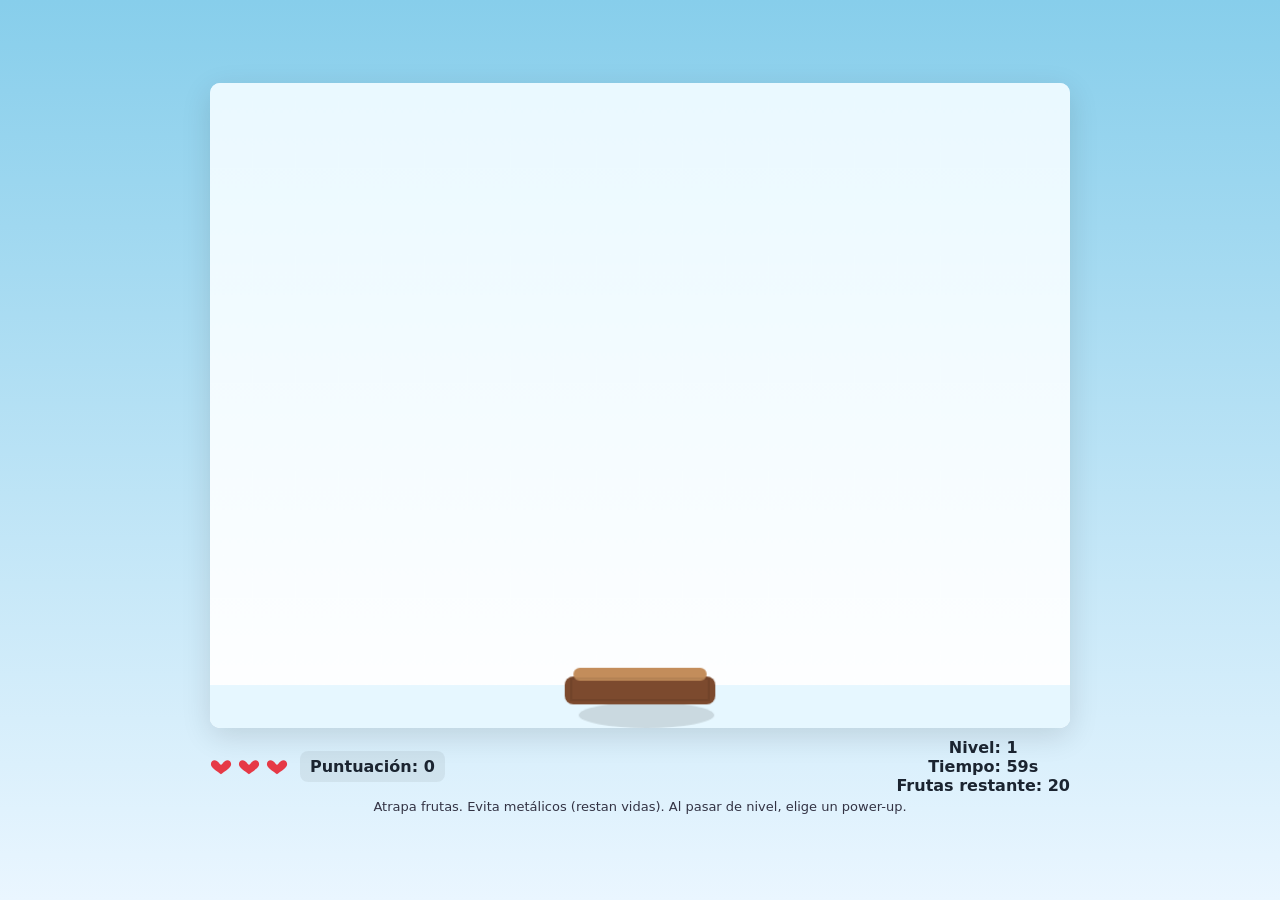
<file: Buscar el tesoro_Version19.html>
<!doctype html>
<html lang="es">
<head>
  <meta charset="utf-8" />
  <meta name="viewport" content="width=device-width, initial-scale=1" />
  <title>Frutas - Niveles y Power-ups</title>
  <style>
    * { box-sizing: border-box; margin: 0; padding: 0; font-family: system-ui, -apple-system, "Segoe UI", Roboto, "Helvetica Neue", Arial; }
    body { background: linear-gradient(#87CEEB, #eaf6ff); min-height: 100vh; display: flex; align-items: center; justify-content: center; padding: 20px; }
    .container { position: relative; width: 860px; max-width: 100%; }
    canvas { display: block; width: 100%; height: auto; background: linear-gradient(#dff3ff, #fff); border-radius: 10px; box-shadow: 0 8px 30px rgba(0,0,0,0.12); }
    .instructions { margin-top: 10px; text-align: center; color: #123; }
    .instructions p { margin: 4px 0; }
    #hud { font-weight: 700; color: #1b2430; display: flex; justify-content: space-between; align-items: center; gap: 12px; }
    .overlay { position: absolute; left: 0; top: 0; width: 100%; height: 100%; display: flex; align-items: center; justify-content: center; background: rgba(0,0,0,0.45); transition: opacity 0.2s ease; z-index: 40; }
    .overlay.hidden { display: none; }
    .overlay-content { background: white; padding: 24px 28px; border-radius: 10px; text-align: center; min-width: 280px; box-shadow: 0 8px 30px rgba(0,0,0,0.15); }
    .overlay-content h1 { margin-bottom: 8px; color: #d33; }
    .overlay-content p { margin-bottom: 16px; color: #333; }
    #restartBtn { padding: 8px 14px; border-radius: 6px; border: none; background: linear-gradient(180deg,#3cb371,#2ea86f); color: white; cursor: pointer; font-weight: 600; }
    #restartBtn:hover { filter: brightness(0.95); }

    /* Level transition UI (black translucent panel + cards) */
    .level-panel {
      position: absolute;
      left: 0; top: 0; width: 100%; height: 100%;
      display: flex; flex-direction: column; align-items: center; justify-content: center;
      background: rgba(0,0,0,0.7);
      z-index: 50;
      color: white;
      gap: 18px;
    }
    .level-panel.hidden { display: none; }
    .level-panel h2 { font-size: 28px; margin: 6px 0; }
    .cards { display:flex; gap:18px; align-items:stretch; }
    .card {
      background: linear-gradient(180deg, rgba(255,255,255,0.06), rgba(255,255,255,0.03));
      border-radius: 12px;
      padding: 18px;
      width: 220px;
      text-align:center;
      border: 1px solid rgba(255,255,255,0.08);
    }
    .card h3 { margin-bottom:8px; font-size:18px; color:#fff; }
    .card p { font-size:13px; color:#eee; margin-bottom:12px; }
    .card button { padding:8px 12px; border-radius:8px; border: none; cursor:pointer; font-weight:700; }
    .card button.primary { background: #2bb673; color:white; }
    .card button.ghost { background: rgba(255,255,255,0.08); color: white; }
    .small-muted { font-size:12px; color: rgba(255,255,255,0.8); margin-top:8px; }

    /* Selection grid for removing fruit/metal */
    .selection-ui {
      position: absolute;
      left: 0; top: 0; width: 100%; height: 100%;
      display: flex; align-items: center; justify-content: center; z-index:60;
      background: rgba(0,0,0,0.75);
      color: white;
    }
    .selection-ui.hidden { display: none; }
    .selection-panel {
      background: white; color:#222; padding:18px; border-radius:10px; max-width:720px; width:92%;
    }
    .preview-grid { display:flex; gap:12px; flex-wrap:wrap; justify-content:center; }
    .preview-item { width:120px; background:#f6f8fa; border-radius:8px; padding:10px; text-align:center; cursor:pointer; border:2px solid transparent; }
    .preview-item.disabled { opacity:0.5; cursor:not-allowed; }
    .preview-item.selected { border-color:#2bb673; box-shadow:0 6px 18px rgba(0,0,0,0.08); }
    .preview-item canvas { display:block; margin:0 auto 8px auto; }

    /* HUD extras */
    .hud-left { display:flex; align-items:center; gap:12px; }
    .lives { display:flex; gap:6px; align-items:center; }
    .heart { width:22px; height:22px; display:inline-block; }
    .score-badge { background: rgba(0,0,0,0.06); padding:6px 10px; border-radius:8px; }

    @media (max-width:720px) {
      .cards { flex-direction: column; }
      .card { width: 88%; }
      .preview-item { width: 30%; }
    }
  </style>
</head>
<body>
  <div class="container">
    <canvas id="gameCanvas" width="800" height="600" aria-label="Canvas del juego - atrapa las frutas"></canvas>

    <!-- Game over / victory overlay (re-using previous overlay) -->
    <div id="overlay" class="overlay hidden" role="dialog" aria-modal="true" style="z-index:45">
      <div class="overlay-content">
        <h1 id="overlay-title">Juego terminado</h1>
        <p id="overlay-sub">Te has quedado sin vidas.</p>
        <p id="final-score" style="font-weight:700; margin-bottom:12px;"></p>
        <button id="restartBtn">Reiniciar</button>
      </div>
    </div>

    <!-- Level transition panel (pauses the game) -->
    <div id="levelPanel" class="level-panel hidden" aria-hidden="true">
      <h2 id="levelPanelTitle">Nivel completado</h2>
      <div class="cards">
        <div class="card" id="cardRegenerate">
          <h3>Regenerar vida</h3>
          <p>Restaura todas tus vidas al máximo (3 vidas).</p>
          <button class="primary" data-action="regenerate">Elegir</button>
          <div class="small-muted">Recomendado si estás bajo de vidas</div>
        </div>
        <div class="card" id="cardHitbox">
          <h3>Aumentar hitbox</h3>
          <p>Aumenta el ancho de la cesta un 5% (mejor captura).</p>
          <button class="primary" data-action="hitbox">Elegir</button>
          <div class="small-muted">Se aplica permanentemente</div>
        </div>
        <div class="card" id="cardRemove">
          <h3>Eliminar objeto</h3>
          <p>Elige una fruta u objeto metálico para que no aparezca en el siguiente nivel.</p>
          <button class="primary" data-action="remove">Elegir</button>
          <div class="small-muted">Se aplica sólo al siguiente nivel</div>
        </div>
      </div>
      <button id="skipPowerBtn" class="card" style="margin-top:12px; width:260px; background:transparent; border:1px solid rgba(255,255,255,0.1);">Continuar sin elegir</button>
    </div>

    <!-- Selection UI for choosing which fruit/metal to remove -->
    <div id="selectionUI" class="selection-ui hidden" aria-hidden="true">
      <div class="selection-panel">
        <h3>Elige el objeto a eliminar para el siguiente nivel</h3>
        <p style="margin-bottom:12px; color:#666">Haz clic en el objeto que quieres eliminar temporalmente (sólo para el nivel entrante).</p>
        <div class="preview-grid" id="previewGrid"></div>
        <div style="display:flex; gap:12px; justify-content:center; margin-top:12px;">
          <button id="confirmRemoveBtn" class="primary" style="background:#2bb673; color:white;">Confirmar eliminación</button>
          <button id="cancelRemoveBtn" class="ghost" style="background:#eee;">Cancelar</button>
        </div>
      </div>
    </div>

    <div class="instructions">
      <div id="hud">
        <div class="hud-left">
          <div class="lives" id="livesContainer" aria-hidden="true"></div>
          <div class="score-badge" id="hudText">Puntuación: 0</div>
        </div>
        <div class="level-info" id="levelInfo">
          <div>Nivel: <span id="levelNum">1</span></div>
          <div>Tiempo: <span id="timeLeft">60</span>s</div>
          <div>Frutas restante: <span id="fruitsLeft">20</span></div>
        </div>
      </div>
      <p style="font-size:13px; color:#334">Atrapa frutas. Evita metálicos (restan vidas). Al pasar de nivel, elige un power-up.</p>
    </div>
  </div>

  <script>
  (function () {
    /* ---------------------------
       --- Setup & Constants ---
       --------------------------- */
    const canvas = document.getElementById('gameCanvas');
    const ctx = canvas.getContext('2d');
    const LOGICAL_WIDTH = 800, LOGICAL_HEIGHT = 600;
    function resizeCanvas(){
      const ratio = window.devicePixelRatio || 1;
      const cssWidth = canvas.clientWidth;
      const cssHeight = Math.round(cssWidth * (LOGICAL_HEIGHT / LOGICAL_WIDTH));
      canvas.style.height = cssHeight + 'px';
      canvas.width = LOGICAL_WIDTH * ratio;
      canvas.height = LOGICAL_HEIGHT * ratio;
      ctx.setTransform(ratio, 0, 0, ratio, 0, 0);
    }
    window.addEventListener('resize', resizeCanvas);
    resizeCanvas();

    // DOM elements
    const overlay = document.getElementById('overlay');
    const restartBtn = document.getElementById('restartBtn');
    const hudText = document.getElementById('hudText');
    const finalScore = document.getElementById('final-score');
    const livesContainer = document.getElementById('livesContainer');
    const levelNumEl = document.getElementById('levelNum');
    const timeLeftEl = document.getElementById('timeLeft');
    const fruitsLeftEl = document.getElementById('fruitsLeft');

    const levelPanel = document.getElementById('levelPanel');
    const selectionUI = document.getElementById('selectionUI');
    const previewGrid = document.getElementById('previewGrid');
    const confirmRemoveBtn = document.getElementById('confirmRemoveBtn');
    const cancelRemoveBtn = document.getElementById('cancelRemoveBtn');
    const skipPowerBtn = document.getElementById('skipPowerBtn');

    const W = LOGICAL_WIDTH, H = LOGICAL_HEIGHT;

    // Player basket
    const basket = { w: 140, h: 26, x: (W-140)/2, y: H-48, speed:7, vx:0 };

    // Game entities
    const items = [];      // falling items
    const particles = [];  // visual feedback

    const fruitTypes = ['apple','banana','orange','grapes','pear'];
    const allTypesForRemoval = [...fruitTypes, 'metal'];

    // Game state + levels
    let score = 0;
    let lives = 3;
    const MAX_LIVES = 3;
    let running = true;     // false if game over or victory
    let paused = false;     // true during the level transition / power-up selection
    let frameCount = 0;

    const LEVELS = 5;
    const LEVEL_DURATION_MS = 60000; // 60s per level

    let currentLevel = 1;
    let levelStartTime = performance.now();
    let levelEndTime = levelStartTime + LEVEL_DURATION_MS;

    function fruitTargetForLevel(level){ return 20 + (level-1)*20; }
    let fruitTarget = fruitTargetForLevel(currentLevel);
    let fruitsSpawnedThisLevel = 0;

    // Spawning & difficulty variables (per-level will be reinitialized on startLevel)
    let spawnInterval = Math.max(200, Math.round(LEVEL_DURATION_MS / Math.max(1, fruitTarget)));
    let lastSpawn = performance.now();
    let burstCount = 1;
    let metalChance = 0.08 + (currentLevel-1)*0.04;
    let speedMultiplier = 1.0;

    // Speed change interval per level: Nivel1=45000ms, cada nivel -7000ms
    function speedChangeIntervalForLevel(level){ return Math.max(5000, 45000 - (level-1)*7000); }
    let speedChangeInterval = speedChangeIntervalForLevel(currentLevel);
    let lastSpeedChange = performance.now();

    // Allow banning types for a specific upcoming level: mapping level -> Set(types)
    const bannedTypesForLevel = {}; // e.g. bannedTypesForLevel[3] = new Set(['banana'])

    /* ---------------------------
       --- Controls / Input ---
       --------------------------- */
    const keys = { left:false, right:false };
    document.addEventListener('keydown', e => { if(e.key==='ArrowLeft') keys.left=true; if(e.key==='ArrowRight') keys.right=true; });
    document.addEventListener('keyup', e => { if(e.key==='ArrowLeft') keys.left=false; if(e.key==='ArrowRight') keys.right=false; });

    function pointerToLogicalX(e){
      const rect = canvas.getBoundingClientRect();
      const clientX = (e.clientX !== undefined) ? e.clientX : (e.touches && e.touches[0] ? e.touches[0].clientX : 0);
      const cssX = clientX - rect.left;
      const scale = LOGICAL_WIDTH / rect.width;
      return cssX * scale;
    }
    function moveBasketToPointer(e){
      const x = pointerToLogicalX(e);
      basket.x = Math.max(0, Math.min(W - basket.w, x - basket.w / 2));
    }
    canvas.addEventListener('pointermove', moveBasketToPointer);
    canvas.addEventListener('pointerdown', moveBasketToPointer);
    canvas.addEventListener('touchmove', (e)=>{ e.preventDefault(); moveBasketToPointer(e); }, {passive:false});

    /* ---------------------------
       --- UI Helpers ---
       --------------------------- */
    function renderLivesUI(){
      livesContainer.innerHTML = '';
      for(let i=0;i<MAX_LIVES;i++){
        const span = document.createElement('span'); span.className='heart';
        if(i < lives) span.innerHTML = `<svg viewBox="0 0 24 24" width="22" height="22" xmlns="http://www.w3.org/2000/svg"><path fill="#e63946" d="M12 21s-7.5-4.9-10-8.1C-0.9 8.9 3 4 7.5 6.5 9.2 7.6 10 9.3 12 11c2-1.7 2.8-3.4 4.5-4.5C21 4 25 8.9 22 12.9 19.5 16.1 12 21 12 21z"/></svg>`;
        else span.innerHTML = `<svg viewBox="0 0 24 24" width="22" height="22" xmlns="http://www.w3.org/2000/svg"><path fill="rgba(0,0,0,0.12)" d="M12 21s-7.5-4.9-10-8.1C-0.9 8.9 3 4 7.5 6.5 9.2 7.6 10 9.3 12 11c2-1.7 2.8-3.4 4.5-4.5C21 4 25 8.9 22 12.9 19.5 16.1 12 21 12 21z"/></svg>`;
        livesContainer.appendChild(span);
      }
    }

    /* ---------------------------
       --- Drawing helpers (preview + in-game) ---
       --------------------------- */
    function roundRect(ctx,x,y,w,h,r){ ctx.beginPath(); ctx.moveTo(x+r,y); ctx.arcTo(x+w,y,x+w,y+h,r); ctx.arcTo(x+w,y+h,x,y+h,r); ctx.arcTo(x,y+h,x,y,r); ctx.arcTo(x,y,x+w,y,r); ctx.closePath(); }

    // draw fruit on main canvas (used in-game)
    function drawFruit(f){
      const x=f.x, y=f.y, r=f.r;
      ctx.save();
      if(f.type==='apple'){
        ctx.beginPath(); ctx.fillStyle='#ff4757'; ctx.ellipse(x,y,r,r*0.92,0,0,Math.PI*2); ctx.fill();
        ctx.beginPath(); ctx.fillStyle='rgba(255,255,255,0.35)'; ctx.ellipse(x-r*0.36,y-r*0.5,r*0.35,r*0.25,0,0,Math.PI*2); ctx.fill();
        ctx.beginPath(); ctx.strokeStyle='#6b3e1b'; ctx.lineWidth=Math.max(2,r*0.12); ctx.moveTo(x+r*0.12,y-r*0.6); ctx.lineTo(x+r*0.12,y-r*0.95); ctx.stroke();
        ctx.beginPath(); ctx.fillStyle='#4CAF50'; ctx.ellipse(x+r*0.32,y-r*0.9,r*0.28,r*0.14,-0.6,0,Math.PI*2); ctx.fill();
      } else if(f.type==='banana'){
        ctx.beginPath(); ctx.fillStyle='#ffd54f'; ctx.moveTo(x-r,y); ctx.quadraticCurveTo(x-r*0.2,y-r*1.2,x+r,y-r*0.2); ctx.quadraticCurveTo(x+r*0.8,y+r*0.7,x-r,y+r*0.2); ctx.closePath(); ctx.fill();
        ctx.beginPath(); ctx.fillStyle='#b07b2a'; ctx.ellipse(x-r*0.9,y+r*0.15,r*0.18,r*0.18,0,0,Math.PI*2); ctx.fill();
      } else if(f.type==='orange'){
        ctx.beginPath(); ctx.fillStyle='#ff9f1c'; ctx.arc(x,y,r,0,Math.PI*2); ctx.fill();
        ctx.beginPath(); ctx.fillStyle='rgba(255,255,255,0.06)'; for(let i=0;i<6;i++){ ctx.arc(x+Math.cos(i/6*Math.PI*2)*r*0.35,y+Math.sin(i/6*Math.PI*2)*r*0.35,r*0.18,0,Math.PI*2); } ctx.fill();
        ctx.beginPath(); ctx.fillStyle='#6b3e1b'; ctx.fillRect(x-4,y-r-6,6,6); ctx.beginPath(); ctx.fillStyle='#2f9e44'; ctx.ellipse(x+8,y-r-6,8,4,-0.8,0,Math.PI*2); ctx.fill();
      } else if(f.type==='grapes'){
        const baseR = r*0.6; ctx.fillStyle='#6a0dad';
        for(let row=0;row<4;row++){
          for(let col=0;col<3-row;col++){
            const cx = x + (col - (2-row-1)/2) * baseR;
            const cy = y + (row - 1.2) * baseR;
            ctx.beginPath(); ctx.arc(cx,cy,baseR*0.9,0,Math.PI*2); ctx.fill();
            ctx.beginPath(); ctx.fillStyle='rgba(255,255,255,0.18)'; ctx.arc(cx-baseR*0.4,cy-baseR*0.4,baseR*0.35,0,Math.PI*2); ctx.fill();
            ctx.fillStyle='#6a0dad';
          }
        }
      } else if(f.type==='pear'){
        ctx.beginPath(); ctx.fillStyle='#9acd32'; ctx.moveTo(x,y-r*0.9); ctx.quadraticCurveTo(x+r*1.2,y-r*0.2,x+r*0.4,y+r); ctx.quadraticCurveTo(x-r*0.6,y+r*1.1,x-r*0.8,y+r*0.1); ctx.quadraticCurveTo(x-r*0.4,y-r*0.6,x,y-r*0.9); ctx.closePath(); ctx.fill();
        ctx.beginPath(); ctx.fillStyle='#6b3e1b'; ctx.fillRect(x+r*0.12,y-r-6,4,8); ctx.beginPath(); ctx.fillStyle='#3fa34d'; ctx.ellipse(x+r*0.6,y-r-4,r*0.25,r*0.12,-0.6,0,Math.PI*2); ctx.fill();
      }
      ctx.restore();
    }

    function drawMetal(m){
      ctx.save();
      ctx.translate(m.x, m.y);
      ctx.rotate(m.rotation);
      const w=m.w, h=m.h;
      const g = ctx.createLinearGradient(-w/2,-h/2,w/2,h/2); g.addColorStop(0,'#c7c9cc'); g.addColorStop(0.5,'#f0f2f3'); g.addColorStop(1,'#b8b9bb');
      ctx.fillStyle = g;
      roundRect(ctx, -w/2, -h/2, w, h, 6);
      ctx.fill();
      ctx.beginPath(); ctx.fillStyle='#8a8a8a'; ctx.arc(0,0,Math.min(w,h)*0.22,0,Math.PI*2); ctx.fill();
      ctx.beginPath(); ctx.fillStyle='#dcdcdc'; ctx.arc(0,0,Math.min(w,h)*0.11,0,Math.PI*2); ctx.fill();
      ctx.strokeStyle='rgba(0,0,0,0.06)'; ctx.lineWidth=1;
      for(let i=-1;i<=1;i++){ ctx.beginPath(); ctx.moveTo(-w/2+6,i*4); ctx.lineTo(w/2-6,i*4); ctx.stroke(); }
      ctx.restore();
    }

    function drawBasket(){
      ctx.beginPath(); ctx.fillStyle='rgba(0,0,0,0.12)'; ctx.ellipse(basket.x + basket.w/2 + 6, basket.y + basket.h + 10, basket.w*0.45, 12, 0, 0, Math.PI*2); ctx.fill();
      ctx.fillStyle='#7c4a2e'; roundRect(ctx, basket.x, basket.y, basket.w, basket.h, 8); ctx.fill();
      ctx.fillStyle='#c38d5b'; roundRect(ctx, basket.x + 8, basket.y - 8, basket.w - 16, 12, 6); ctx.fill();
      ctx.strokeStyle='rgba(0,0,0,0.08)'; ctx.lineWidth=2; ctx.strokeRect(basket.x + 6, basket.y + 2, basket.w - 12, basket.h - 6);
    }

    /* ---------------------------
       --- Spawn logic (respects banned types for current level) ---
       --------------------------- */
    function isBannedForCurrentLevel(type){
      const banned = bannedTypesForLevel[currentLevel];
      return banned && banned.has(type);
    }

    function spawnItem() {
      // If we've already spawned the target number of fruits this level, prefer metal.
      const wantsMetal = Math.random() < metalChance;
      const allowFruit = (fruitsSpawnedThisLevel < fruitTarget);
      if (!allowFruit) {
        // Force spawn metal (unless metal is banned)
        if (!isBannedForCurrentLevel('metal')) {
          const w = 28 + Math.random()*30;
          const x = Math.max(w/2, Math.random() * (W - w));
          const vy = (2.4 + Math.random()*2.4) * speedMultiplier;
          items.push({ type:'metal', x:x + w/2, y:-20, w, h:w*0.6, vy, rotation:Math.random()*Math.PI, vr:(Math.random()-0.5)*0.08 });
        }
        return;
      }

      // If metal is chosen and not banned (but prefer fruits until target)
      const spawnMetal = wantsMetal && Math.random() < 0.35;
      if (spawnMetal && !isBannedForCurrentLevel('metal')) {
        const w = 28 + Math.random()*30;
        const x = Math.max(w/2, Math.random() * (W - w));
        const vy = (2.4 + Math.random()*2.4) * speedMultiplier;
        items.push({ type:'metal', x:x + w/2, y:-20, w, h:w*0.6, vy, rotation:Math.random()*Math.PI, vr:(Math.random()-0.5)*0.08 });
        return;
      }

      // Spawn fruit (respect banned types)
      let attempts = 0;
      while(attempts < 6){
        const type = fruitTypes[Math.floor(Math.random()*fruitTypes.length)];
        attempts++;
        if (isBannedForCurrentLevel(type)) continue;
        const r = 14 + Math.random()*18;
        const x = r + Math.random()*(W - r*2);
        let baseVy = (1.6 + Math.random()*2.2) * speedMultiplier;
        if (type === 'orange') baseVy *= 1.45;
        if (type === 'grapes') {
          const amp = 18 + Math.random()*14;
          const freq = 0.06 + Math.random()*0.06;
          const phase = Math.random() * Math.PI * 2;
          items.push({ type, x, baseX: x, y: -r-10, r, vy: baseVy, zigAmp: amp, zigFreq: freq, zigPhase: phase });
        } else {
          items.push({ type, x, y: -r-10, r, vy: baseVy, wobble: Math.random()*0.04 });
        }
        fruitsSpawnedThisLevel++;
        return;
      }
      // If couldn't find a non-banned fruit after attempts, try spawning metal (if allowed)
      if (!isBannedForCurrentLevel('metal')) {
        const w = 28 + Math.random()*30;
        const x = Math.max(w/2, Math.random() * (W - w));
        const vy = (2.4 + Math.random()*2.4) * speedMultiplier;
        items.push({ type:'metal', x:x + w/2, y:-20, w, h:w*0.6, vy, rotation:Math.random()*Math.PI, vr:(Math.random()-0.5)*0.08 });
      }
    }

    function spawnBurst(){
      for(let i=0;i<burstCount;i++) spawnItem();
    }

    /* ---------------------------
       --- Particles ---
       --------------------------- */
    function spawnHitEffect(x,y,kind){
      const count = kind === 'fruit' ? 8 : 12;
      for(let i=0;i<count;i++){
        particles.push({
          x,y,
          vx:(Math.random()-0.5)*(kind==='fruit'?2:4),
          vy:(Math.random()-0.8)*(kind==='fruit'?2:4),
          life:30 + Math.random()*20,
          color: kind==='fruit' ? (Math.random()<0.6? '#fff' : '#ffd') : '#cfcfcf',
          size: 2 + Math.random()*3
        });
      }
    }
    function updateParticles(){
      for(let i=particles.length-1;i>=0;i--){
        const p = particles[i]; p.x += p.vx; p.y += p.vy; p.vy += 0.08; p.life--;
        if(p.life<=0) particles.splice(i,1);
      }
    }
    function drawParticles(){
      for(const p of particles){ ctx.beginPath(); ctx.fillStyle=p.color; ctx.globalAlpha=Math.max(0,p.life/40); ctx.arc(p.x,p.y,p.size,0,Math.PI*2); ctx.fill(); ctx.globalAlpha=1; }
    }

    /* ---------------------------
       --- Level transition & power-up UI handling ---
       --------------------------- */
    // When level completes, show panel (pause) and let player pick power-up.
    function onLevelCompletePause(nextLevel){
      paused = true;
      // Show panel with message
      levelPanel.classList.remove('hidden');
      levelPanel.setAttribute('aria-hidden','false');
      document.getElementById('levelPanelTitle').textContent = `Nivel ${currentLevel} completado`;
      // Ensure selectionUI hidden
      selectionUI.classList.add('hidden');
      selectionUI.setAttribute('aria-hidden','true');
    }

    // Hide transition UI and resume to start next level (apply chosen effect already applied)
    function hideLevelPanelAndStart(nextLevel){
      levelPanel.classList.add('hidden');
      levelPanel.setAttribute('aria-hidden','true');
      paused = false;
      // Start next level
      const now = performance.now();
      startLevel(nextLevel, now);
    }

    // Card actions
    levelPanel.addEventListener('click', (e) => {
      const btn = e.target.closest('button[data-action]');
      if (!btn) return;
      const action = btn.dataset.action;
      const nextLevel = currentLevel + 1;
      if (action === 'regenerate') {
        // Restore all lives
        lives = MAX_LIVES;
        renderLivesUI();
        hideLevelPanelAndStart(nextLevel);
      } else if (action === 'hitbox') {
        // Increase basket width by 5%
        basket.w = Math.min(W*0.9, basket.w * 1.05);
        // Clamp x
        basket.x = Math.max(0, Math.min(W - basket.w, basket.x));
        hideLevelPanelAndStart(nextLevel);
      } else if (action === 'remove') {
        // Show selection UI to choose which object to remove for next level
        showSelectionUIFor(nextLevel);
      }
    });

    skipPowerBtn.addEventListener('click', () => {
      hideLevelPanelAndStart(currentLevel + 1);
    });

    // Selection UI logic
    let selectedRemoveType = null;
    function showSelectionUIFor(nextLevel){
      // populate previewGrid with all types (fruitTypes + metal)
      previewGrid.innerHTML = '';
      selectedRemoveType = null;
      for(const t of allTypesForRemoval){
        const item = document.createElement('div');
        item.className = 'preview-item';
        item.dataset.type = t;
        // create small canvas preview
        const preview = createPreviewCanvasForType(t, 80, 60);
        item.appendChild(preview);
        const label = document.createElement('div'); label.textContent = t; label.style.fontWeight = '700'; label.style.marginTop = '6px';
        item.appendChild(label);
        item.addEventListener('click', ()=>{
          // toggle selection
          if(item.classList.contains('selected')) {
            item.classList.remove('selected'); selectedRemoveType = null;
          } else {
            // deselect siblings
            for(const c of previewGrid.children) c.classList.remove('selected');
            item.classList.add('selected');
            selectedRemoveType = t;
          }
        });
        previewGrid.appendChild(item);
      }
      selectionUI.classList.remove('hidden');
      selectionUI.setAttribute('aria-hidden','false');
    }

    confirmRemoveBtn.addEventListener('click', () => {
      if (!selectedRemoveType) {
        alert('Selecciona un objeto para eliminar (por ejemplo "banana" o "metal")');
        return;
      }
      // Set banned for next level only
      const nextLevel = currentLevel + 1;
      bannedTypesForLevel[nextLevel] = new Set([selectedRemoveType]);
      // Hide selection and panel, resume
      selectionUI.classList.add('hidden');
      selectionUI.setAttribute('aria-hidden','true');
      levelPanel.classList.add('hidden');
      levelPanel.setAttribute('aria-hidden','true');
      paused = false;
      // Start next level
      startLevel(nextLevel, performance.now());
    });

    cancelRemoveBtn.addEventListener('click', () => {
      // go back to level panel (still paused)
      selectionUI.classList.add('hidden');
      selectionUI.setAttribute('aria-hidden','true');
      // keep levelPanel visible
    });

    /* ---------- Small preview canvas creator (for selection UI) ---------- */
    function createPreviewCanvasForType(type, w = 80, h = 60){
      const c = document.createElement('canvas');
      c.width = w; c.height = h; c.style.width = w + 'px'; c.style.height = h + 'px';
      const g = c.getContext('2d');
      g.clearRect(0,0,w,h);
      // scale for drawing relative to canvas size
      const cx = w/2, cy = h/2 + 6;
      if (type === 'metal'){
        // draw metal rectangle
        const mw = Math.min(56, w - 20), mh = Math.min(34, h - 18);
        const ggrad = g.createLinearGradient(cx - mw/2, cy - mh/2, cx + mw/2, cy + mh/2);
        ggrad.addColorStop(0,'#c7c9cc'); ggrad.addColorStop(0.5,'#f0f2f3'); ggrad.addColorStop(1,'#b8b9bb');
        g.fillStyle = ggrad;
        roundRect(g, cx - mw/2, cy - mh/2, mw, mh, 6); g.fill();
        g.beginPath(); g.fillStyle = '#8a8a8a'; g.arc(cx, cy, Math.min(mw,mh)*0.22, 0, Math.PI*2); g.fill();
      } else {
        // draw fruit type small
        const r = Math.min(20, Math.min(w,h)/3);
        if(type === 'apple'){
          g.beginPath(); g.fillStyle='#ff4757'; g.ellipse(cx, cy, r, r*0.92, 0, 0, Math.PI*2); g.fill();
          g.beginPath(); g.fillStyle='rgba(255,255,255,0.35)'; g.ellipse(cx-r*0.36,cy-r*0.5,r*0.35,r*0.25,0,0,Math.PI*2); g.fill();
        } else if(type === 'banana'){
          g.beginPath(); g.fillStyle='#ffd54f'; g.moveTo(cx-r,cy); g.quadraticCurveTo(cx-r*0.2,cy-r*1.2,cx+r,cy-r*0.2); g.quadraticCurveTo(cx+r*0.8,cy+r*0.7,cx-r,cy+r*0.2); g.closePath(); g.fill();
        } else if(type === 'orange'){
          g.beginPath(); g.fillStyle='#ff9f1c'; g.arc(cx,cy,r,0,Math.PI*2); g.fill();
          g.beginPath(); g.fillStyle='rgba(255,255,255,0.06)'; for(let i=0;i<6;i++) g.arc(cx+Math.cos(i/6*Math.PI*2)*r*0.35,cy+Math.sin(i/6*Math.PI*2)*r*0.35,r*0.18,0,Math.PI*2); g.fill();
        } else if(type === 'grapes'){
          g.fillStyle='#6a0dad';
          const baseR = r*0.6;
          for(let row=0;row<4;row++){
            for(let col=0;col<3-row;col++){
              const px = cx + (col - (2-row-1)/2) * baseR;
              const py = cy + (row - 1.2) * baseR;
              g.beginPath(); g.arc(px,py,baseR*0.9,0,Math.PI*2); g.fill();
            }
          }
        } else if(type === 'pear'){
          g.beginPath(); g.fillStyle='#9acd32'; g.moveTo(cx,cy-r*0.9); g.quadraticCurveTo(cx+r*1.2,cy-r*0.2,cx+r*0.4,cy+r); g.quadraticCurveTo(cx-r*0.6,cy+r*1.1,cx-r*0.8,cy+r*0.1); g.quadraticCurveTo(cx-r*0.4,cy-r*0.6,cx,cy-r*0.9); g.closePath(); g.fill();
        }
      }
      return c;
    }

    /* ---------------------------
       --- Update / Draw / Loop ---
       --------------------------- */
    function update(now) {
      if (!running) return;
      if (paused) {
        // still update small particle effects if desired, but skip physics/spawns
        return;
      }

      frameCount++;

      // Keyboard movement fallback
      if(keys.left) basket.vx = -basket.speed;
      else if(keys.right) basket.vx = basket.speed;
      else basket.vx = 0;
      basket.x += basket.vx;
      basket.x = Math.max(0, Math.min(W - basket.w, basket.x));

      // Spawn logic: try to spawn so we reach the fruit target distributed over level duration
      if (now - lastSpawn >= spawnInterval) {
        lastSpawn = now;
        spawnBurst();
      }

      // Speed changes inside a level
      if (now - lastSpeedChange >= speedChangeInterval) {
        lastSpeedChange = now;
        const factor = 1.25;
        speedMultiplier *= factor;
        // apply to existing items
        for(const it of items) it.vy *= factor;
        // increase metal chance slightly
        metalChance = Math.min(0.6, metalChance + 0.03);
      }

      // Level end check
      if (now >= levelEndTime) {
        // Level complete - pause and show UI to pick power-up before starting next level
        if (currentLevel < LEVELS) {
          onLevelCompletePause(currentLevel + 1);
          return; // do not auto-start next level
        } else {
          // Completed final level -> victory
          running = false;
          overlay.classList.remove('hidden');
          document.getElementById('overlay-title').textContent = '¡Victoria!';
          document.getElementById('overlay-sub').textContent = 'Has completado todos los niveles.';
          finalScore.textContent = `Puntuación final: ${score}`;
          return;
        }
      }

      // Items physics & collisions
      for (let i = items.length - 1; i >= 0; i--) {
        const it = items[i];
        it.y += it.vy;

        if (it.type === 'metal') {
          it.rotation += it.vr;
          const left = it.x - it.w/2, right = it.x + it.w/2;
          if (it.y + it.h/2 >= basket.y && it.y - it.h/2 <= basket.y + basket.h) {
            if (right >= basket.x && left <= basket.x + basket.w) {
              lives = Math.max(0, lives - 1);
              spawnHitEffect(it.x, it.y, 'metal');
              items.splice(i,1);
              checkGameOver();
              continue;
            }
          }
          if (it.y - it.h/2 > H) {
            items.splice(i,1);
            continue;
          }
        } else {
          // fruits: grapes zig-zag; apples unchanged; oranges faster already at spawn
          if (it.type === 'grapes') {
            it.x = it.baseX + Math.sin(frameCount * it.zigFreq + it.zigPhase) * it.zigAmp;
          }
          if (it.y + it.r >= basket.y && it.y - it.r <= basket.y + basket.h) {
            if (it.x >= basket.x - 6 && it.x <= basket.x + basket.w + 6) {
              score += Math.max(1, Math.round(it.r/8));
              spawnHitEffect(it.x, it.y, 'fruit');
              items.splice(i,1);
              continue;
            }
          }
          if (it.y - it.r > H) {
            // missed fruit -> lose one life
            lives = Math.max(0, lives - 1);
            spawnHitEffect(it.x, H-10, 'miss');
            items.splice(i,1);
            checkGameOver();
            continue;
          }
        }
      }

      hudText.textContent = `Puntuación: ${score}`;
      renderLivesUI();

      // Update level HUD values
      const timeLeftMs = Math.max(0, levelEndTime - now);
      const secsLeft = Math.ceil(timeLeftMs / 1000);
      levelNumEl.textContent = currentLevel;
      timeLeftEl.textContent = secsLeft;
      fruitsLeftEl.textContent = Math.max(0, fruitTarget - fruitsSpawnedThisLevel);
    }

    function draw(){
      // Clear & background
      ctx.clearRect(0,0,W,H);
      const skyGrad = ctx.createLinearGradient(0,0,0,H); skyGrad.addColorStop(0,'#eaf9ff'); skyGrad.addColorStop(1,'#fff');
      ctx.fillStyle = skyGrad; ctx.fillRect(0,0,W,H);
      ctx.fillStyle = '#e6f7ff'; ctx.fillRect(0, H-40, W, 40);

      // draw metals behind
      for(const it of items) if(it.type === 'metal') drawMetal(it);
      // draw fruits
      for(const it of items) if(it.type !== 'metal') drawFruit(it);

      drawParticles();
      drawBasket();
    }

    function loop(now){
      if(!now) now = performance.now();
      update(now);
      updateParticles();
      draw();
      if(running) requestAnimationFrame(loop);
    }

    /* ---------------------------
       --- Level management ---
       --------------------------- */
    function startLevel(level, now) {
      currentLevel = level;
      fruitTarget = fruitTargetForLevel(level);
      fruitsSpawnedThisLevel = 0;
      // compute spawn interval to distribute fruits approx across minute
      spawnInterval = Math.max(200, Math.round(LEVEL_DURATION_MS / Math.max(1, fruitTarget)));
      lastSpawn = now;
      // reset some dynamic difficulty per level
      metalChance = Math.min(0.6, 0.08 + (level-1)*0.04);
      speedChangeInterval = speedChangeIntervalForLevel(level);
      lastSpeedChange = now;
      speedMultiplier = 1.0;
      // set timer bounds
      levelStartTime = now;
      levelEndTime = now + LEVEL_DURATION_MS;
      // update HUD
      levelNumEl.textContent = currentLevel;
      fruitsLeftEl.textContent = fruitTarget;
      // If there's a banned type for this level (set previously by player), it's already in bannedTypesForLevel[level]
    }

    function checkGameOver(){
      if (lives <= 0){
        running = false;
        overlay.classList.remove('hidden');
        document.getElementById('overlay-title').textContent = 'Juego terminado';
        document.getElementById('overlay-sub').textContent = 'Te has quedado sin vidas.';
        finalScore.textContent = `Puntuación final: ${score}`;
      }
    }

    /* ---------------------------
       --- Game reset / restart ---
       --------------------------- */
    function resetGame(){
      items.length = 0; particles.length = 0;
      score = 0; lives = MAX_LIVES; running = true; paused = false; frameCount = 0;
      currentLevel = 1;
      // clear banned types
      for(const k in bannedTypesForLevel) delete bannedTypesForLevel[k];
      const now = performance.now();
      startLevel(1, now);
      hudText.textContent = `Puntuación: ${score}`;
      renderLivesUI();
      overlay.classList.add('hidden');
      requestAnimationFrame(loop);
    }

    restartBtn.addEventListener('click', resetGame);

    /* ---------------------------
       --- Start the game loop ---
       --------------------------- */
    renderLivesUI();
    hudText.textContent = `Puntuación: ${score}`;
    startLevel(1, performance.now());
    requestAnimationFrame(loop);

  })();
  </script>
</body>
</html>
</file>
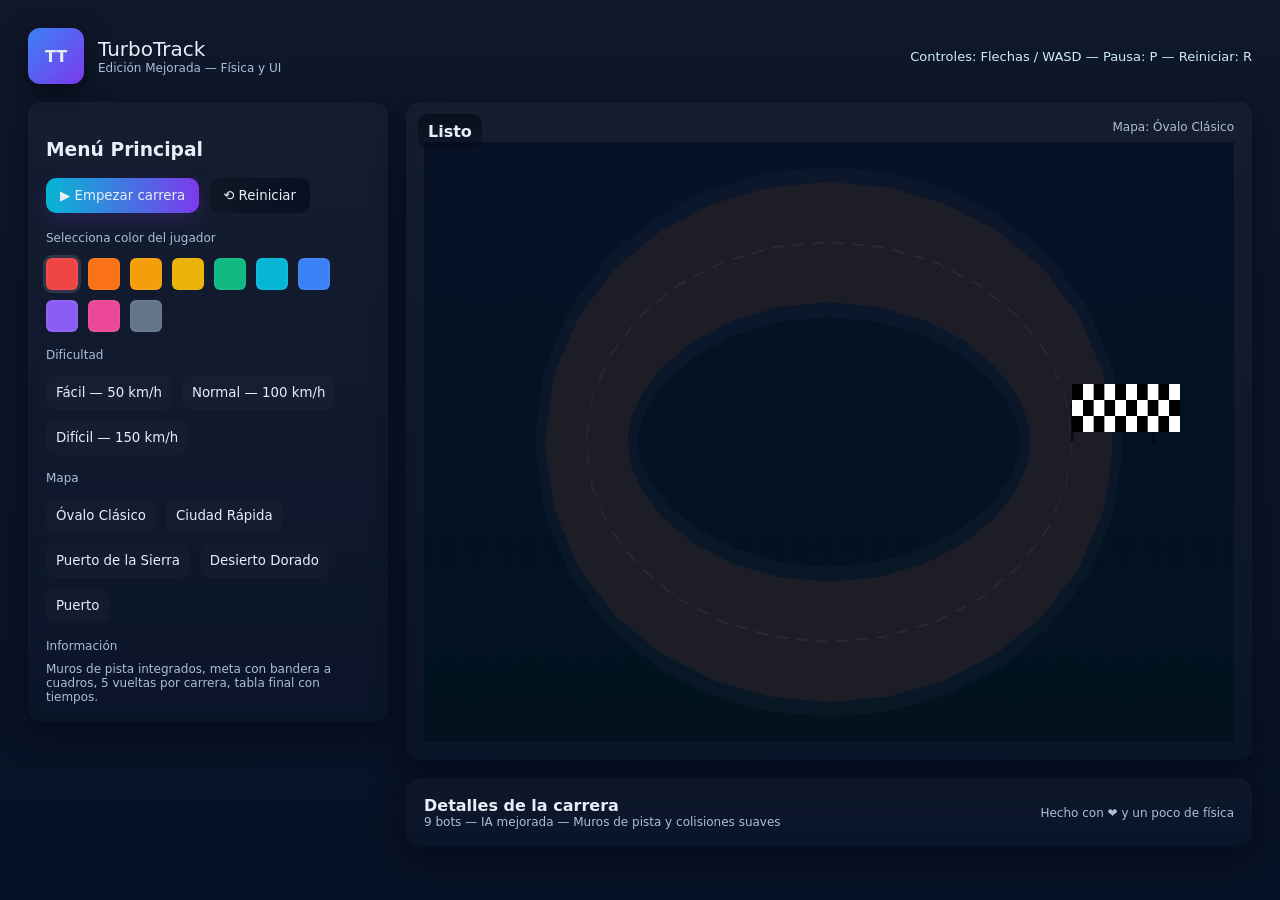
<file: Carreras_coches.html>
<!doctype html>
<html lang="es">
<head>
<meta charset="utf-8">
<meta name="viewport" content="width=device-width,initial-scale=1">
<title>TurboTrack — Juego de Carreras (HTML) — Mejorado</title>
<style>
:root{--bg1:#0f172a;--bg2:#081226;--accent:#00e5a8;--card:#061427}
*{box-sizing:border-box;font-family:Inter,ui-sans-serif,system-ui,Segoe UI,Roboto,'Helvetica Neue',Arial}
html,body{height:100%;margin:0;background:linear-gradient(180deg,var(--bg1),var(--bg2));color:#e6eef8}
.app{display:grid;grid-template-rows:auto 1fr;padding:28px;gap:18px;min-height:100vh}
.header{display:flex;align-items:center;justify-content:space-between}
.logo{display:flex;gap:14px;align-items:center}
.logo .badge{width:56px;height:56px;border-radius:12px;background:linear-gradient(135deg,#3b82f6,#7c3aed);display:flex;align-items:center;justify-content:center;font-weight:700;box-shadow:0 8px 26px rgba(0,0,0,.5)}
.title{font-size:20px}
.card{background:linear-gradient(180deg,rgba(255,255,255,0.03),rgba(255,255,255,0.01));backdrop-filter: blur(6px);border-radius:14px;padding:18px;box-shadow:0 10px 30px rgba(2,6,23,0.6)}
.menu{display:flex;gap:18px;align-items:flex-start}
.left{width:360px}
.right{flex:1;display:flex;flex-direction:column;gap:18px}
.btn{display:inline-flex;align-items:center;gap:10px;padding:10px 14px;border-radius:10px;border:0;background:linear-gradient(90deg,#0f1724,#071022);color:#e6eef8;cursor:pointer}
.btn.primary{background:linear-gradient(90deg,#06b6d4,#7c3aed);box-shadow:0 8px 22px rgba(124,58,237,0.18);}
.control-row{display:flex;gap:10px;flex-wrap:wrap;margin-top:12px}
.selector{padding:10px;border-radius:10px;background:rgba(255,255,255,0.02);min-width:0}
.color-swatch{width:32px;height:32px;border-radius:6px;cursor:pointer;border:2px solid rgba(255,255,255,0.04)}
.preview{display:flex;gap:10px;align-items:center}
.canvas-wrap{position:relative;overflow:hidden;border-radius:12px}
#gameCanvas{width:100%;height:600px;background:linear-gradient(180deg,#0b1220,#061228);display:block}
.hud{position:absolute;left:12px;top:12px;background:linear-gradient(180deg,rgba(3,7,18,0.65),rgba(3,7,18,0.25));padding:8px 10px;border-radius:10px;font-weight:700}
.info{display:flex;gap:12px;align-items:center}
.small{font-size:12px;color:#a9c0d8}
.map-preview{width:78px;height:56px;border-radius:8px;overflow:hidden;border:1px solid rgba(255,255,255,0.03)}
.legend{display:flex;flex-direction:column;gap:8px}
.footer{display:flex;justify-content:space-between;align-items:center;font-size:13px;color:#9fb0c8}
.controls{font-size:13px;color:#cfeef0}
.overlay{position:absolute;inset:0;background:linear-gradient(180deg,rgba(2,6,23,0.6),rgba(2,6,23,0.65));display:flex;align-items:center;justify-content:center}
.leaderboard{background:linear-gradient(180deg,#061427,#082034);padding:18px;border-radius:12px;box-shadow:0 12px 40px rgba(2,8,20,0.7);min-width:520px}
.lb-row{display:flex;justify-content:space-between;padding:8px 12px;border-radius:8px;margin-top:8px;background:linear-gradient(90deg,rgba(255,255,255,0.02),rgba(255,255,255,0.01))}
.lb-row.head{font-weight:800}
.car-f1{filter: drop-shadow(0 10px 16px rgba(0,0,0,0.7));}
@media(max-width:900px){.menu{flex-direction:column}.left{width:100%}.right{order:2}}
</style>
</head>
<body>
<div class="app">
  <div class="header">
    <div class="logo"><div class="badge">TT</div><div><div class="title">TurboTrack</div><div class="small">Edición Mejorada — Física y UI</div></div></div>
    <div class="controls small">Controles: Flechas / WASD — Pausa: P — Reiniciar: R</div>
  </div>

  <div class="menu">
    <div class="left card">
      <h3>Menú Principal</h3>
      <div style="display:flex;gap:10px;margin-top:12px;">
        <button class="btn primary" id="startBtn">▶ Empezar carrera</button>
        <button class="btn" id="resetBtn">⟲ Reiniciar</button>
      </div>

      <div style="margin-top:14px">
        <label class="small">Selecciona color del jugador</label>
        <div class="control-row" id="playerColors"></div>
      </div>

      <div style="margin-top:12px">
        <label class="small">Dificultad</label>
        <div class="control-row">
          <button class="btn selector" data-diff="0" id="diffEasy">Fácil — 50 km/h</button>
          <button class="btn selector" data-diff="1" id="diffNorm">Normal — 100 km/h</button>
          <button class="btn selector" data-diff="2" id="diffHard">Difícil — 150 km/h</button>
        </div>
      </div>

      <div style="margin-top:12px">
        <label class="small">Mapa</label>
        <div class="control-row" id="mapList"></div>
      </div>

      <div style="margin-top:12px">
        <label class="small">Información</label>
        <div class="small" style="margin-top:8px">Muros de pista integrados, meta con bandera a cuadros, 5 vueltas por carrera, tabla final con tiempos.</div>
      </div>

    </div>

    <div class="right">
      <div class="card canvas-wrap">
        <div style="display:flex;justify-content:space-between;align-items:center;margin-bottom:8px">
          <div class="info"><div class="hud" id="hud">Listo</div></div>
          <div class="legend small" id="lapInfo">Mapa: —</div>
        </div>
        <canvas id="gameCanvas" width="1200" height="600"></canvas>
        <div id="overlayHolder" style="position:absolute;inset:0;pointer-events:none"></div>
      </div>

      <div class="card" style="display:flex;justify-content:space-between;align-items:center">
        <div>
          <div style="font-weight:700">Detalles de la carrera</div>
          <div class="small">9 bots — IA mejorada — Muros de pista y colisiones suaves</div>
        </div>
        <div class="footer">
          <div class="small">Hecho con ❤️ y un poco de física</div>
        </div>
      </div>
    </div>
  </div>
</div>

<script>
const canvas = document.getElementById('gameCanvas');
const ctx = canvas.getContext('2d');
let W = canvas.width, H = canvas.height;
const startBtn = document.getElementById('startBtn');
const resetBtn = document.getElementById('resetBtn');
const playerColorsDiv = document.getElementById('playerColors');
const mapListDiv = document.getElementById('mapList');
const hud = document.getElementById('hud');
const lapInfo = document.getElementById('lapInfo');
const overlayHolder = document.getElementById('overlayHolder');

const COLORS = ["#ef4444","#f97316","#f59e0b","#eab308","#10b981","#06b6d4","#3b82f6","#8b5cf6","#ec4899","#64748b"];
let playerColor = COLORS[0];
let difficulty = 1; // 0,1,2
let maps = []; let selectedMapIndex=0; let gameRunning=false; let lastTime=0; let entities=[]; let lapsToFinish=5;
const kmhToPxs = (kmh)=> kmh * 0.12; const DIFF_SPEEDS = [50,100,150].map(kmh=>kmhToPxs(kmh));
const keys = {left:false,right:false,up:false,down:false};
window.addEventListener('keydown',e=>{ if(e.key==='ArrowLeft'||e.key==='a')keys.left=true; if(e.key==='ArrowRight'||e.key==='d')keys.right=true; if(e.key==='ArrowUp'||e.key==='w')keys.up=true; if(e.key==='ArrowDown'||e.key==='s')keys.down=true; if(e.key==='p') togglePause(); if(e.key==='r') resetRace(); });
window.addEventListener('keyup',e=>{ if(e.key==='ArrowLeft'||e.key==='a')keys.left=false; if(e.key==='ArrowRight'||e.key==='d')keys.right=false; if(e.key==='ArrowUp'||e.key==='w')keys.up=false; if(e.key==='ArrowDown'||e.key==='s')keys.down=false; });

// START LOCK: all cars stay in a single row for 3s, arrow above player for 5s
let startLock = false; let startLockTime = 0; const START_LOCK_MS = 3000; const ARROW_MS = 5000;

class Car{
  constructor(x,y,color,isPlayer=false){
    this.x=x; this.y=y; this.angle=-Math.PI/2; this.speed=0; this.color=color; this.w=14; this.h=28; this.isPlayer=isPlayer; this.maxSpeed=DIFF_SPEEDS[difficulty]; this.currentWaypoint=0; this.laps=0; this.rank=0; this.times=[]; this.startTime=null; this.bestLap=Infinity; this.finished=false; this.finishTime=null; this.showArrow=false; this.id=null;
  }
  update(dt,map,now){
    if(this.finished) return;
    // if startLock active, do not move (except slight idle)
    if(startLock) return;

    if(this.isPlayer){
      const accelInput = keys.up?1: (keys.down?-0.9:0);
      const target = accelInput * this.maxSpeed;
      this.speed += (target - this.speed) * 0.08;
      const steerInput = (keys.left? -1:0) + (keys.right?1:0);
      const steerFactor = 0.055 * (1 - Math.min(Math.abs(this.speed)/this.maxSpeed,0.9));
      this.angle += steerInput * steerFactor;
    } else {
      const wp = map.waypoints[this.currentWaypoint];
      if(!wp) return;
      const dx = wp.x - this.x, dy = wp.y - this.y;
      const targetAngle = Math.atan2(dy,dx);
      let diff = normalizeAngle(targetAngle - this.angle);
      const nextWp = map.waypoints[(this.currentWaypoint+1)%map.waypoints.length];
      const angAhead = Math.atan2(nextWp.y - wp.y, nextWp.x - wp.x);
      const corner = Math.abs(normalizeAngle(angAhead - targetAngle));
      const brake = Math.min(0.6, corner*0.8);
      this.angle += Math.max(Math.min(diff,0.06),-0.06) * (0.95 + Math.random()*0.2);
      const dist = Math.hypot(dx,dy);
      const base = this.maxSpeed * (1 - brake*0.6) * (0.9 + Math.random()*0.18);
      this.speed += (Math.min(base, dist*0.04) - this.speed) * 0.08;
      if(dist < 28) this.currentWaypoint = (this.currentWaypoint+1) % map.waypoints.length;
    }
    // movement
    const vx = Math.cos(this.angle) * this.speed;
    const vy = Math.sin(this.angle) * this.speed;
    this.x += vx * dt * 60;
    this.y += vy * dt * 60;
    // friction
    this.speed *= 0.998;

    // keep inside track
    const centerPt = map.getClosestPointOnCenter({x:this.x,y:this.y});
    const offset = Math.hypot(this.x - centerPt.x, this.y - centerPt.y);
    const roadHalf = map.roadWidth/2 - 6;
    if(offset > roadHalf){
      const nx = (centerPt.x - this.x)/offset; const ny = (centerPt.y - this.y)/offset;
      // push back slightly without flipping angle
      this.x += nx * (offset - roadHalf);
      this.y += ny * (offset - roadHalf);
      this.speed *= 0.65; // slow down
      // small backward step along heading
      this.x -= vx * 0.06;
      this.y -= vy * 0.06;
    }

    // finish line
    if(map.finish && pointSegmentDistance({x:this.x,y:this.y}, map.finish.a, map.finish.b) < 14){
      if(!this._crossed){
        this._crossed = true;
        const t = now - map.raceStart;
        if(this.startTime===null) this.startTime = now; else { const lapTime = (now - this.startTime)/1000; this.times.push(lapTime); this.bestLap = Math.min(this.bestLap, lapTime); this.startTime = now; }
        this.laps++;
        if(this.laps >= lapsToFinish){ this.finished=true; this.finishTime = t/1000; }
      }
    } else { this._crossed=false; }
  }
  draw(ctx){
    ctx.save(); ctx.translate(this.x,this.y); ctx.rotate(this.angle);
    // shadow
    ctx.fillStyle = 'rgba(0,0,0,0.45)'; ctx.beginPath(); ctx.ellipse(0,this.h*0.28,this.w*1.1,this.h*0.45,0,0,Math.PI*2); ctx.fill();
    // body inspired by F1 photo: narrow nose, wider mid, big rear wing
    // nose
    ctx.fillStyle=this.color; ctx.beginPath(); ctx.moveTo(0,-this.h*0.6); ctx.lineTo(this.w*0.22,-this.h*0.25); ctx.lineTo(-this.w*0.22,-this.h*0.25); ctx.closePath(); ctx.fill();
    // cockpit and body
    ctx.fillStyle=this.color; ctx.beginPath(); ctx.ellipse(0,-this.h*0.08,this.w*0.45,this.h*0.35,0,0,Math.PI*2); ctx.fill();
    // canopy (dark)
    ctx.fillStyle='rgba(0,0,0,0.3)'; ctx.beginPath(); ctx.ellipse(0,-this.h*0.12,this.w*0.25,this.h*0.18,0,0,Math.PI*2); ctx.fill();
    // rear wing
    ctx.fillStyle='rgba(18,18,18,0.95)'; ctx.fillRect(-this.w*0.5,this.h*0.18,this.w,4);
    // wheels (stylized narrow F1)
    ctx.fillStyle='#111'; ctx.beginPath(); ctx.ellipse(-this.w*0.55,-this.h*0.06,3,6,0,0,Math.PI*2); ctx.fill(); ctx.beginPath(); ctx.ellipse(this.w*0.55,-this.h*0.06,3,6,0,0,Math.PI*2); ctx.fill(); ctx.beginPath(); ctx.ellipse(-this.w*0.55,this.h*0.25,3,6,0,0,Math.PI*2); ctx.fill(); ctx.beginPath(); ctx.ellipse(this.w*0.55,this.h*0.25,3,6,0,0,Math.PI*2); ctx.fill();
    ctx.restore();

    // arrow
    if(this.showArrow){ ctx.save(); ctx.fillStyle='yellow'; ctx.beginPath(); ctx.moveTo(this.x,this.y - this.h - 12); ctx.lineTo(this.x - 8,this.y - this.h + 6); ctx.lineTo(this.x + 8,this.y - this.h + 6); ctx.closePath(); ctx.fill(); ctx.restore(); }
  }
}

function normalizeAngle(a){while(a>Math.PI)a-=Math.PI*2;while(a<-Math.PI)a+=Math.PI*2;return a;}
function pointSegmentDistance(p,a,b){ const A=p.x-a.x,B=p.y-a.y,C=b.x-a.x,D=b.y-a.y; const dot=A*C+B*D; const len_sq=C*C+D*D; let param = len_sq!==0?dot/len_sq:-1; let xx,yy; if(param<0){xx=a.x;yy=a.y;} else if(param>1){xx=b.x;yy=b.y;} else {xx=a.x+param*C; yy=a.y+param*D;} const dx=p.x-xx, dy=p.y-yy; return Math.hypot(dx,dy); }

function createMaps(){ maps = [];
  const mk = (name,wpArr,roadWidth)=>({name,waypoints:wpArr,roadWidth,finish:{a:wpArr[0],b:{x:wpArr[0].x+120,y:wpArr[0].y}}, getClosestPointOnCenter(p){ let best=null,minD=1e9; for(let i=0;i<this.waypoints.length;i++){ const a=this.waypoints[i], b=this.waypoints[(i+1)%this.waypoints.length]; const A=p.x-a.x,B=p.y-a.y,C=b.x-a.x,D=b.y-a.y; const dot=A*C+B*D; const len_sq=C*C+D*D; const t = len_sq?Math.max(0,Math.min(1,dot/len_sq)):0; const xx=a.x+t*C, yy=a.y+t*D; const d=Math.hypot(p.x-xx,p.y-yy); if(d<minD){minD=d;best={x:xx,y:yy};} } return best || {x:this.waypoints[0].x,y:this.waypoints[0].y}; }});
  const oval = []; for(let i=0;i<28;i++){ const a=i/28*Math.PI*2; oval.push({x:W/2+Math.cos(a)*360,y:H/2+Math.sin(a)*200}); }
  maps.push(mk('Óvalo Clásico',oval,120));
  const c1=[{x:180,y:120},{x:420,y:90},{x:740,y:150},{x:980,y:110},{x:920,y:360},{x:720,y:420},{x:460,y:360},{x:260,y:420},{x:140,y:300}]; maps.push(mk('Ciudad Rápida',c1,100));
  const m=[]; for(let i=0;i<18;i++){ const t=i/18; m.push({x:120 + t*(W-240) + Math.sin(t*6.28)*120, y:80 + Math.cos(t*3.14)*120 + t*260}); } maps.push(mk('Puerto de la Sierra',m,110));
  const d=[]; for(let i=0;i<24;i++){ const a=i/24*Math.PI*2; d.push({x:W/2 + Math.cos(a)*300 + Math.sin(a*3)*40, y:H/2 + Math.sin(a)*220}); } maps.push(mk('Desierto Dorado',d,140));
  const h=[{x:160,y:140},{x:360,y:120},{x:520,y:210},{x:680,y:120},{x:980,y:200},{x:920,y:400},{x:700,y:480},{x:440,y:420},{x:240,y:500}]; maps.push(mk('Puerto',h,90));
}

function buildColorChoices(){ playerColorsDiv.innerHTML=''; COLORS.forEach((c,i)=>{ const d=document.createElement('div'); d.className='color-swatch'; d.style.background=c; d.title=c; d.onclick=()=>{ playerColor=c; highlightColor(); assignColorsToBots(); renderPreview(); }; playerColorsDiv.appendChild(d); }); }
function highlightColor(){ const nodes=playerColorsDiv.children; for(let i=0;i<nodes.length;i++){ nodes[i].style.outline = (COLORS[i]===playerColor)?'3px solid rgba(255,255,255,0.12)':''; }}
function buildMapList(){ mapListDiv.innerHTML=''; maps.forEach((m,i)=>{ const b=document.createElement('button'); b.className='btn selector'; b.textContent=m.name; b.onclick=()=>{ selectedMapIndex=i; lapInfo.innerHTML=`Mapa: ${m.name}`; renderPreview(); resetRace(); }; mapListDiv.appendChild(b); }); }

function assignColorsToBots(){ const pool = COLORS.filter(c=>c!==playerColor); for(let i=pool.length-1;i>0;i--){ const j=Math.floor(Math.random()*(i+1)); [pool[i],pool[j]]=[pool[j],pool[i]]; } const botColors = pool.slice(0,9);
  entities = []; const map = maps[selectedMapIndex]; const start = map.waypoints[0] || {x:W/2,y:H/2};
  // place cars in a neat row, reduced size so they fit
  const rowX = start.x - 180; const rowY = start.y + 60; const spacing = 36;
  // player first (left-most)
  const p = new Car(rowX + spacing*0, rowY, playerColor, true); p.maxSpeed = DIFF_SPEEDS[difficulty]; p.id = 'Jugador'; entities.push(p);
  for(let i=0;i<9;i++){ const c = botColors[i%botColors.length]; const b = new Car(rowX + spacing*(i+1), rowY + (i%2?6:-6), c, false); b.maxSpeed = DIFF_SPEEDS[difficulty] * (0.92 + Math.random()*0.16); b.currentWaypoint = Math.floor(Math.random()*maps[selectedMapIndex].waypoints.length); b.id = 'Bot ' + (i+1); entities.push(b); }
}

function startRace(){ if(gameRunning) return; // lock start: place cars and freeze for START_LOCK_MS
  startLock = true; startLockTime = performance.now(); maps[selectedMapIndex].raceStart = performance.now(); // mark race start for timers
  entities.forEach(e=>{ e.laps=0; e.times=[]; e.startTime=null; e.finished=false; e.finishTime=null; e.showArrow = e.isPlayer; });
  // hide arrow after ARROW_MS
  setTimeout(()=>{ entities.forEach(e=> e.showArrow=false); }, 5000);
  // release after 3s
  setTimeout(()=>{ startLock = false; gameRunning = true; lastTime = performance.now(); requestAnimationFrame(loop); }, 3000);
  hud.textContent='Listo — salida en 3s'; draw(); }

function resetRace(){ gameRunning=false; hud.textContent='Listo'; assignColorsToBots(); drawStatic(); clearOverlay(); }
function togglePause(){ gameRunning = !gameRunning; hud.textContent = gameRunning? 'Reanudado' : 'Pausado'; if(gameRunning) lastTime=performance.now(); if(gameRunning) requestAnimationFrame(loop); }

function loop(ts){ const dt = Math.min((ts-lastTime)/1000,0.033); lastTime = ts; update(dt,ts); draw(); if(gameRunning) requestAnimationFrame(loop); }

function update(dt,now){ const map = maps[selectedMapIndex]; entities.forEach(e=> e.update(dt,map,now)); // collisions between cars -> gentle backward impulse
  for(let i=0;i<entities.length;i++){ for(let j=i+1;j<entities.length;j++){ const a=entities[i], b=entities[j]; const overlapX = (a.w/2 + b.w/2) - Math.abs(a.x - b.x); const overlapY = (a.h/2 + b.h/2) - Math.abs(a.y - b.y); if(overlapX>0 && overlapY>0){ // compute relative direction
        const ax = Math.cos(a.angle)*a.speed; const ay = Math.sin(a.angle)*a.speed; const bx = Math.cos(b.angle)*b.speed; const by = Math.sin(b.angle)*b.speed; // apply small backward nudge along velocity direction
        a.x -= ax * 0.06; a.y -= ay * 0.06; b.x -= bx * 0.06; b.y -= by * 0.06; a.speed *= 0.6; b.speed *= 0.6; } } }
  // ranking
  entities.sort((a,b)=> b.laps - a.laps || distanceToNextWP(a,map)-distanceToNextWP(b,map)); entities.forEach((e,i)=> e.rank=i+1);
  const anyRunning = entities.some(e=> !e.finished);
  if(!anyRunning) endRace(); }

function distanceToNextWP(car,map){ const wp = map.waypoints[car.currentWaypoint] || map.waypoints[0]; return Math.hypot(wp.x-car.x, wp.y-car.y); }

function draw(){ ctx.clearRect(0,0,W,H); drawBackground(); drawTrack(maps[selectedMapIndex]); drawFinishBanner(maps[selectedMapIndex]); entities.forEach(e=> e.draw(ctx)); drawHUD(); }

function drawBackground(){ const g = ctx.createLinearGradient(0,0,0,H); g.addColorStop(0,'#071227'); g.addColorStop(1,'#02131f'); ctx.fillStyle=g; ctx.fillRect(0,0,W,H); }

function drawTrack(map){ ctx.save(); const wp = map.waypoints; ctx.lineWidth = map.roadWidth + 30; ctx.lineCap='round'; ctx.lineJoin='round'; ctx.strokeStyle='rgba(180,180,200,0.03)'; ctx.beginPath(); if(wp.length){ ctx.moveTo(wp[0].x,wp[0].y); for(let i=1;i<wp.length;i++) ctx.lineTo(wp[i].x,wp[i].y); ctx.closePath(); ctx.stroke(); } ctx.lineWidth = map.roadWidth; ctx.strokeStyle='rgba(30,30,40,0.95)'; ctx.beginPath(); if(wp.length){ ctx.moveTo(wp[0].x,wp[0].y); for(let i=1;i<wp.length;i++) ctx.lineTo(wp[i].x,wp[i].y); ctx.closePath(); ctx.stroke(); } ctx.lineWidth=2; ctx.setLineDash([16,14]); ctx.strokeStyle='rgba(255,255,255,0.06)'; ctx.beginPath(); if(wp.length){ ctx.moveTo(wp[0].x,wp[0].y); for(let i=1;i<wp.length;i++) ctx.lineTo(wp[i].x,wp[i].y); ctx.closePath(); ctx.stroke(); } ctx.setLineDash([]); ctx.restore(); }

function drawFinishBanner(map){ const a=map.finish.a, b=map.finish.b; ctx.save(); ctx.strokeStyle='rgba(0,0,0,0.6)'; ctx.lineWidth=4; ctx.beginPath(); ctx.moveTo(a.x,a.y-40); ctx.lineTo(a.x,a.y); ctx.stroke(); ctx.beginPath(); ctx.moveTo(b.x,b.y-40); ctx.lineTo(b.x,b.y); ctx.stroke(); const pw = 160, ph = 36; const sx = a.x, sy = a.y-40; const ex = b.x, ey = b.y-40; const angle = Math.atan2(ey-sy,ex-sx); ctx.translate(sx,sy); ctx.rotate(angle); ctx.fillStyle='white'; ctx.fillRect(0,-ph/2,pw,ph); const cell = 16; for(let i=0;i<pw;i+=cell){ for(let j=0;j<ph;j+=cell){ if(((i/cell)+(j/cell))%2===0) ctx.fillStyle='black'; else ctx.fillStyle='white'; ctx.fillRect(i,-ph/2+j,cell,cell); } } // flag poles decoration
  ctx.restore(); }

function drawHUD(){ const p = entities.find(e=>e.isPlayer); if(p){ hud.innerHTML = `Vel: ${Math.round(p.speed/0.12)} km/h — Pos: ${p.rank}/${entities.length} — Vueltas: ${p.laps}/${lapsToFinish}`; } }

function renderPreview(){ drawStatic(); }
function drawStatic(){ ctx.clearRect(0,0,W,H); drawBackground(); drawTrack(maps[selectedMapIndex]); drawFinishBanner(maps[selectedMapIndex]); }

function endRace(){ gameRunning=false; hud.textContent='Carrera finalizada'; showLeaderboard(); }

function showLeaderboard(){ clearOverlay(); const div = document.createElement('div'); div.className='overlay'; div.style.pointerEvents='auto'; const box = document.createElement('div'); box.className='leaderboard'; const title = document.createElement('div'); title.style.fontSize='20px'; title.style.fontWeight='900'; title.textContent='Clasificación Final — TurboTrack'; box.appendChild(title);
  const list = [...entities].sort((a,b)=> (a.finishTime||99999) - (b.finishTime||99999));
  const header = document.createElement('div'); header.className='lb-row head'; header.innerHTML = `<div style="flex:1">Puesto</div><div style="flex:2">Piloto</div><div style="flex:2">Tiempo (s)</div><div style="flex:2">Mejor Vuelta</div>`; box.appendChild(header);
  list.forEach((e,i)=>{ const row = document.createElement('div'); row.className='lb-row'; row.innerHTML = `<div style="flex:1">${i+1}</div><div style="flex:2"><span style="display:inline-block;width:14px;height:14px;background:${e.color};margin-right:8px;border-radius:3px;vertical-align:middle"></span>${e.isPlayer? 'Jugador' : e.id}</div><div style="flex:2">${e.finishTime? e.finishTime.toFixed(2) : 'DNF'}</div><div style="flex:2">${e.bestLap===Infinity? '-' : e.bestLap.toFixed(2)}</div>`; box.appendChild(row); });
  const btns = document.createElement('div'); btns.style.display='flex'; btns.style.justifyContent='flex-end'; btns.style.marginTop='12px'; const again = document.createElement('button'); again.className='btn primary'; again.textContent='Volver a jugar'; again.onclick=()=>{ overlayHolder.innerHTML=''; resetRace(); }; btns.appendChild(again); box.appendChild(btns); div.appendChild(box); overlayHolder.appendChild(div);
}
function clearOverlay(){ overlayHolder.innerHTML=''; }

createMaps(); buildColorChoices(); buildMapList(); highlightColor(); assignColorsToBots(); drawStatic(); lapInfo.textContent = `Mapa: ${maps[selectedMapIndex].name}`;
startBtn.onclick=()=>{ assignColorsToBots(); startRace(); };
resetBtn.onclick=()=>{ resetRace(); };
document.getElementById('diffEasy').onclick=()=>{ difficulty=0; applyDifficulty(); highlightDiff(); };
document.getElementById('diffNorm').onclick=()=>{ difficulty=1; applyDifficulty(); highlightDiff(); };
document.getElementById('diffHard').onclick=()=>{ difficulty=2; applyDifficulty(); highlightDiff(); };
function highlightDiff(){ document.querySelectorAll('[data-diff]').forEach(b=> b.style.outline = (Number(b.dataset.diff)===difficulty)?'3px solid rgba(255,255,255,0.08)':'' ); }
function applyDifficulty(){ entities.forEach(e=> e.maxSpeed = DIFF_SPEEDS[difficulty] * (e.isPlayer?1: (0.92 + Math.random()*0.16)) ); hud.textContent = 'Dificultad aplicada'; }

window.addEventListener('resize',()=>{ const rect = canvas.getBoundingClientRect(); W = canvas.width = rect.width; H = canvas.height = rect.height; createMaps(); assignColorsToBots(); drawStatic(); });

console.log('TurboTrack mejorado listo.');
</script>
</body>
</html>
</file>
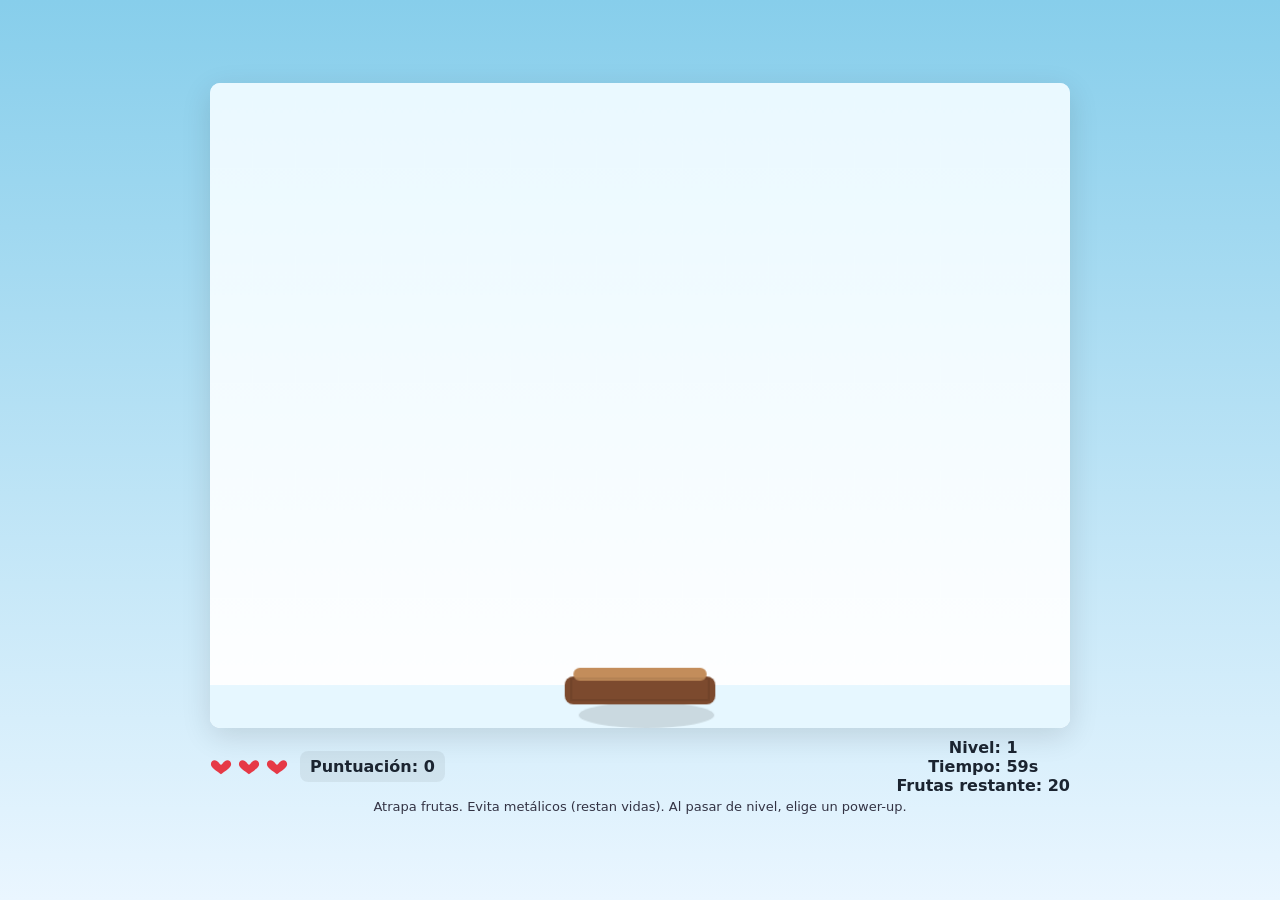
<file: game_index_Version9.html>
<!doctype html>
<html lang="es">
<head>
  <meta charset="utf-8" />
  <meta name="viewport" content="width=device-width, initial-scale=1" />
  <title>Frutas - Niveles y Power-ups</title>
  <style>
    * { box-sizing: border-box; margin: 0; padding: 0; font-family: system-ui, -apple-system, "Segoe UI", Roboto, "Helvetica Neue", Arial; }
    body { background: linear-gradient(#87CEEB, #eaf6ff); min-height: 100vh; display: flex; align-items: center; justify-content: center; padding: 20px; }
    .container { position: relative; width: 860px; max-width: 100%; }
    canvas { display: block; width: 100%; height: auto; background: linear-gradient(#dff3ff, #fff); border-radius: 10px; box-shadow: 0 8px 30px rgba(0,0,0,0.12); }
    .instructions { margin-top: 10px; text-align: center; color: #123; }
    .instructions p { margin: 4px 0; }
    #hud { font-weight: 700; color: #1b2430; display: flex; justify-content: space-between; align-items: center; gap: 12px; }
    .overlay { position: absolute; left: 0; top: 0; width: 100%; height: 100%; display: flex; align-items: center; justify-content: center; background: rgba(0,0,0,0.45); transition: opacity 0.2s ease; z-index: 40; }
    .overlay.hidden { display: none; }
    .overlay-content { background: white; padding: 24px 28px; border-radius: 10px; text-align: center; min-width: 280px; box-shadow: 0 8px 30px rgba(0,0,0,0.15); }
    .overlay-content h1 { margin-bottom: 8px; color: #d33; }
    .overlay-content p { margin-bottom: 16px; color: #333; }
    #restartBtn { padding: 8px 14px; border-radius: 6px; border: none; background: linear-gradient(180deg,#3cb371,#2ea86f); color: white; cursor: pointer; font-weight: 600; }
    #restartBtn:hover { filter: brightness(0.95); }

    /* Level transition UI (black translucent panel + cards) */
    .level-panel {
      position: absolute;
      left: 0; top: 0; width: 100%; height: 100%;
      display: flex; flex-direction: column; align-items: center; justify-content: center;
      background: rgba(0,0,0,0.7);
      z-index: 50;
      color: white;
      gap: 18px;
      opacity: 0;
      transform: scale(0.98);
    }
    .level-panel.visible { animation: panelIn 420ms cubic-bezier(.2,.9,.2,1) forwards; }
    @keyframes panelIn {
      from { opacity: 0; transform: scale(0.96) translateY(8px); }
      to   { opacity: 1; transform: scale(1) translateY(0); }
    }
    .level-panel h2 { font-size: 28px; margin: 6px 0; transform-origin: center; animation: titlePop 520ms ease forwards; }
    @keyframes titlePop {
      from { transform: translateY(-6px) scale(0.98); opacity: 0; }
      to { transform: translateY(0) scale(1); opacity: 1; }
    }

    .cards { display:flex; gap:18px; align-items:stretch; transform: translateY(8px); opacity: 0; animation: cardsIn 520ms 140ms cubic-bezier(.2,.9,.2,1) forwards; }
    @keyframes cardsIn {
      from { transform: translateY(18px) scale(0.99); opacity: 0; }
      to { transform: translateY(0) scale(1); opacity: 1; }
    }

    .card {
      background: linear-gradient(180deg, rgba(255,255,255,0.06), rgba(255,255,255,0.03));
      border-radius: 12px;
      padding: 18px;
      width: 220px;
      text-align:center;
      border: 1px solid rgba(255,255,255,0.08);
      transform-origin: center;
      transition: transform 220ms ease, box-shadow 220ms ease;
    }
    .card:hover { transform: translateY(-6px) scale(1.02); box-shadow: 0 10px 30px rgba(0,0,0,0.25); }
    .card h3 { margin-bottom:8px; font-size:18px; color:#fff; }
    .card p { font-size:13px; color:#eee; margin-bottom:12px; }
    .card button { padding:8px 12px; border-radius:8px; border: none; cursor:pointer; font-weight:700; }
    .card button.primary { background: #2bb673; color:white; }
    .card button.ghost { background: rgba(255,255,255,0.08); color: white; }
    .small-muted { font-size:12px; color: rgba(255,255,255,0.8); margin-top:8px; }

    /* Selection grid for removing fruit/metal */
    .selection-ui {
      position: absolute;
      left: 0; top: 0; width: 100%; height: 100%;
      display: flex; align-items: center; justify-content: center; z-index:60;
      background: rgba(0,0,0,0.75);
      color: white;
    }
    .selection-ui.hidden { display: none; }
    .selection-panel {
      background: white; color:#222; padding:18px; border-radius:10px; max-width:720px; width:92%;
    }
    .preview-grid { display:flex; gap:12px; flex-wrap:wrap; justify-content:center; }
    .preview-item { width:120px; background:#f6f8fa; border-radius:8px; padding:10px; text-align:center; cursor:pointer; border:2px solid transparent; }
    .preview-item.disabled { opacity:0.5; cursor:not-allowed; }
    .preview-item.selected { border-color:#2bb673; box-shadow:0 6px 18px rgba(0,0,0,0.08); }
    .preview-item canvas { display:block; margin:0 auto 8px auto; }

    /* HUD extras */
    .hud-left { display:flex; align-items:center; gap:12px; }
    .lives { display:flex; gap:6px; align-items:center; }
    .heart { width:22px; height:22px; display:inline-block; }
    .score-badge { background: rgba(0,0,0,0.06); padding:6px 10px; border-radius:8px; }

    @media (max-width:720px) {
      .cards { flex-direction: column; }
      .card { width: 88%; }
      .preview-item { width: 30%; }
    }
  </style>
</head>
<body>
  <div class="container">
    <canvas id="gameCanvas" width="800" height="600" aria-label="Canvas del juego - atrapa las frutas"></canvas>

    <!-- Game over / victory overlay -->
    <div id="overlay" class="overlay hidden" role="dialog" aria-modal="true" style="z-index:45">
      <div class="overlay-content">
        <h1 id="overlay-title">Juego terminado</h1>
        <p id="overlay-sub">Te has quedado sin vidas.</p>
        <p id="final-score" style="font-weight:700; margin-bottom:12px;"></p>
        <button id="restartBtn">Reiniciar</button>
      </div>
    </div>

    <!-- Level transition panel (pauses the game) -->
    <div id="levelPanel" class="level-panel hidden" aria-hidden="true">
      <h2 id="levelPanelTitle">Nivel completado</h2>
      <div class="cards">
        <div class="card" id="cardRegenerate">
          <h3>Regenerar vida</h3>
          <p>Restaura todas tus vidas al máximo (3 vidas).</p>
          <button class="primary" data-action="regenerate">Elegir</button>
          <div class="small-muted">Recomendado si estás bajo de vidas</div>
        </div>
        <div class="card" id="cardHitbox">
          <h3>Aumentar hitbox</h3>
          <p>Aumenta el ancho de la cesta un 7% (mejor captura).</p>
          <button class="primary" data-action="hitbox">Elegir</button>
          <div class="small-muted">Se aplica permanentemente</div>
        </div>
        <div class="card" id="cardRemove">
          <h3>Eliminar objeto</h3>
          <p>Elige una fruta u objeto metálico para que no aparezca en el siguiente nivel.</p>
          <button class="primary" data-action="remove">Elegir</button>
          <div class="small-muted">Se aplica sólo al siguiente nivel</div>
        </div>
      </div>
      <button id="skipPowerBtn" class="card" style="margin-top:12px; width:260px; background:transparent; border:1px solid rgba(255,255,255,0.1); color:white">Continuar sin elegir</button>
    </div>

    <!-- Selection UI for choosing which fruit/metal to remove -->
    <div id="selectionUI" class="selection-ui hidden" aria-hidden="true">
      <div class="selection-panel">
        <h3>Elige el objeto a eliminar para el siguiente nivel</h3>
        <p style="margin-bottom:12px; color:#666">Haz clic en el objeto que quieres eliminar temporalmente (sólo para el nivel entrante).</p>
        <div class="preview-grid" id="previewGrid"></div>
        <div style="display:flex; gap:12px; justify-content:center; margin-top:12px;">
          <button id="confirmRemoveBtn" class="primary" style="background:#2bb673; color:white;">Confirmar eliminación</button>
          <button id="cancelRemoveBtn" class="ghost" style="background:#eee;">Cancelar</button>
        </div>
      </div>
    </div>

    <div class="instructions">
      <div id="hud">
        <div class="hud-left">
          <div class="lives" id="livesContainer" aria-hidden="true"></div>
          <div class="score-badge" id="hudText">Puntuación: 0</div>
        </div>
        <div class="level-info" id="levelInfo">
          <div>Nivel: <span id="levelNum">1</span></div>
          <div>Tiempo: <span id="timeLeft">60</span>s</div>
          <div>Frutas restante: <span id="fruitsLeft">20</span></div>
        </div>
      </div>
      <p style="font-size:13px; color:#334">Atrapa frutas. Evita metálicos (restan vidas). Al pasar de nivel, elige un power-up.</p>
    </div>
  </div>

  <script>
  (function () {
    /* ---------------------------
       --- Setup & Constants ---
       --------------------------- */
    const canvas = document.getElementById('gameCanvas');
    const ctx = canvas.getContext('2d');
    const LOGICAL_WIDTH = 800, LOGICAL_HEIGHT = 600;
    function resizeCanvas(){
      const ratio = window.devicePixelRatio || 1;
      const cssWidth = canvas.clientWidth;
      const cssHeight = Math.round(cssWidth * (LOGICAL_HEIGHT / LOGICAL_WIDTH));
      canvas.style.height = cssHeight + 'px';
      canvas.width = LOGICAL_WIDTH * ratio;
      canvas.height = LOGICAL_HEIGHT * ratio;
      ctx.setTransform(ratio, 0, 0, ratio, 0, 0);
    }
    window.addEventListener('resize', resizeCanvas);
    resizeCanvas();

    // DOM elements
    const overlay = document.getElementById('overlay');
    const restartBtn = document.getElementById('restartBtn');
    const hudText = document.getElementById('hudText');
    const finalScore = document.getElementById('final-score');
    const livesContainer = document.getElementById('livesContainer');
    const levelNumEl = document.getElementById('levelNum');
    const timeLeftEl = document.getElementById('timeLeft');
    const fruitsLeftEl = document.getElementById('fruitsLeft');

    const levelPanel = document.getElementById('levelPanel');
    const selectionUI = document.getElementById('selectionUI');
    const previewGrid = document.getElementById('previewGrid');
    const confirmRemoveBtn = document.getElementById('confirmRemoveBtn');
    const cancelRemoveBtn = document.getElementById('cancelRemoveBtn');
    const skipPowerBtn = document.getElementById('skipPowerBtn');

    const W = LOGICAL_WIDTH, H = LOGICAL_HEIGHT;

    // Player basket (speed increased by 10%)
    const basket = { w: 140, h: 26, x: (W-140)/2, y: H-48, speed: 7 * 1.10, vx:0 };

    // Game entities
    const items = [];      // falling items
    const particles = [];  // visual feedback

    const fruitTypes = ['apple','banana','orange','grapes','pear'];
    const allTypesForRemoval = [...fruitTypes, 'metal'];

    // Game state + levels
    let score = 0;
    let lives = 3;
    const MAX_LIVES = 3;
    let running = true;     // false if game over or victory
    let paused = false;     // true during the level transition / power-up selection
    let frameCount = 0;

    const LEVELS = 5;
    const LEVEL_DURATION_MS = 60000; // 60s per level

    let currentLevel = 1;
    let levelStartTime = performance.now();
    let levelEndTime = levelStartTime + LEVEL_DURATION_MS;

    function fruitTargetForLevel(level){ return 20 + (level-1)*20; }
    let fruitTarget = fruitTargetForLevel(currentLevel);
    let fruitsSpawnedThisLevel = 0;

    // Spawning & difficulty variables (per-level will be reinitialized on startLevel)
    let spawnInterval = Math.max(200, Math.round(LEVEL_DURATION_MS / Math.max(1, fruitTarget)));
    let lastSpawn = performance.now();
    let burstCount = 1;
    let metalChance = 0.08 + (currentLevel-1)*0.04;
    let speedMultiplier = 1.0;

    // Speed change interval per level: Nivel1=45000ms, cada nivel -7000ms
    function speedChangeIntervalForLevel(level){ return Math.max(5000, 45000 - (level-1)*7000); }
    let speedChangeInterval = speedChangeIntervalForLevel(currentLevel);
    let lastSpeedChange = performance.now();

    // Allow banning types for a specific upcoming level: mapping level -> Set(types)
    const bannedTypesForLevel = {}; // e.g. bannedTypesForLevel[3] = new Set(['banana'])

    /* ---------------------------
       --- Controls / Input ---
       --------------------------- */
    const keys = { left:false, right:false };
    document.addEventListener('keydown', e => { if(e.key==='ArrowLeft') keys.left=true; if(e.key==='ArrowRight') keys.right=true; });
    document.addEventListener('keyup', e => { if(e.key==='ArrowLeft') keys.left=false; if(e.key==='ArrowRight') keys.right=false; });

    function pointerToLogicalX(e){
      const rect = canvas.getBoundingClientRect();
      const clientX = (e.clientX !== undefined) ? e.clientX : (e.touches && e.touches[0] ? e.touches[0].clientX : 0);
      const cssX = clientX - rect.left;
      const scale = LOGICAL_WIDTH / rect.width;
      return cssX * scale;
    }
    function moveBasketToPointer(e){
      const x = pointerToLogicalX(e);
      basket.x = Math.max(0, Math.min(W - basket.w, x - basket.w / 2));
    }
    canvas.addEventListener('pointermove', moveBasketToPointer);
    canvas.addEventListener('pointerdown', moveBasketToPointer);
    canvas.addEventListener('touchmove', (e)=>{ e.preventDefault(); moveBasketToPointer(e); }, {passive:false});

    /* ---------------------------
       --- UI Helpers ---
       --------------------------- */
    function renderLivesUI(){
      livesContainer.innerHTML = '';
      for(let i=0;i<MAX_LIVES;i++){
        const span = document.createElement('span'); span.className='heart';
        if(i < lives) span.innerHTML = `<svg viewBox="0 0 24 24" width="22" height="22" xmlns="http://www.w3.org/2000/svg"><path fill="#e63946" d="M12 21s-7.5-4.9-10-8.1C-0.9 8.9 3 4 7.5 6.5 9.2 7.6 10 9.3 12 11c2-1.7 2.8-3.4 4.5-4.5C21 4 25 8.9 22 12.9 19.5 16.1 12 21 12 21z"/></svg>`;
        else span.innerHTML = `<svg viewBox="0 0 24 24" width="22" height="22" xmlns="http://www.w3.org/2000/svg"><path fill="rgba(0,0,0,0.12)" d="M12 21s-7.5-4.9-10-8.1C-0.9 8.9 3 4 7.5 6.5 9.2 7.6 10 9.3 12 11c2-1.7 2.8-3.4 4.5-4.5C21 4 25 8.9 22 12.9 19.5 16.1 12 21 12 21z"/></svg>`;
        livesContainer.appendChild(span);
      }
    }

    /* ---------------------------
       --- Drawing helpers (preview + in-game) ---
       --------------------------- */
    function roundRect(ctx,x,y,w,h,r){ ctx.beginPath(); ctx.moveTo(x+r,y); ctx.arcTo(x+w,y,x+w,y+h,r); ctx.arcTo(x+w,y+h,x,y+h,r); ctx.arcTo(x,y+h,x,y,r); ctx.arcTo(x,y,x+w,y,r); ctx.closePath(); }

    // draw fruit on main canvas (used in-game)
    function drawFruit(f){
      const x=f.x, y=f.y, r=f.r;
      ctx.save();
      if(f.type==='banana'){
        // rotate around center
        ctx.translate(x, y);
        const rot = f.rotation || 0;
        ctx.rotate(rot);
        // draw banana centered at 0,0
        ctx.beginPath(); ctx.fillStyle='#ffd54f';
        ctx.moveTo(-r, 0);
        ctx.quadraticCurveTo(-r*0.2, -r*1.2, r, -r*0.2);
        ctx.quadraticCurveTo(r*0.8, r*0.7, -r, r*0.2);
        ctx.closePath(); ctx.fill();
        ctx.beginPath(); ctx.fillStyle='#b07b2a'; ctx.ellipse(-r*0.9, r*0.15, r*0.18, r*0.18, 0, 0, Math.PI*2); ctx.fill();
      } else if(f.type==='apple'){
        ctx.beginPath(); ctx.fillStyle='#ff4757'; ctx.ellipse(x,y,r,r*0.92,0,0,Math.PI*2); ctx.fill();
        ctx.beginPath(); ctx.fillStyle='rgba(255,255,255,0.35)'; ctx.ellipse(x-r*0.36,y-r*0.5,r*0.35,r*0.25,0,0,Math.PI*2); ctx.fill();
        ctx.beginPath(); ctx.strokeStyle='#6b3e1b'; ctx.lineWidth=Math.max(2,r*0.12); ctx.moveTo(x+r*0.12,y-r*0.6); ctx.lineTo(x+r*0.12,y-r*0.95); ctx.stroke();
        ctx.beginPath(); ctx.fillStyle='#4CAF50'; ctx.ellipse(x+r*0.32,y-r*0.9,r*0.28,r*0.14,-0.6,0,Math.PI*2); ctx.fill();
      } else if(f.type==='orange'){
        ctx.beginPath(); ctx.fillStyle='#ff9f1c'; ctx.arc(x,y,r,0,Math.PI*2); ctx.fill();
        ctx.beginPath(); ctx.fillStyle='rgba(255,255,255,0.06)'; for(let i=0;i<6;i++){ ctx.arc(x+Math.cos(i/6*Math.PI*2)*r*0.35,y+Math.sin(i/6*Math.PI*2)*r*0.35,r*0.18,0,Math.PI*2); } ctx.fill();
        ctx.beginPath(); ctx.fillStyle='#6b3e1b'; ctx.fillRect(x-4,y-r-6,6,6); ctx.beginPath(); ctx.fillStyle='#2f9e44'; ctx.ellipse(x+8,y-r-6,8,4,-0.8,0,Math.PI*2); ctx.fill();
      } else if(f.type==='grapes'){
        const baseR = r*0.6; ctx.fillStyle='#6a0dad';
        for(let row=0;row<4;row++){
          for(let col=0;col<3-row;col++){
            const cx = x + (col - (2-row-1)/2) * baseR;
            const cy = y + (row - 1.2) * baseR;
            ctx.beginPath(); ctx.arc(cx,cy,baseR*0.9,0,Math.PI*2); ctx.fill();
            ctx.beginPath(); ctx.fillStyle='rgba(255,255,255,0.18)'; ctx.arc(cx-baseR*0.4,cy-baseR*0.4,baseR*0.35,0,Math.PI*2); ctx.fill();
            ctx.fillStyle='#6a0dad';
          }
        }
      } else if(f.type==='pear'){
        ctx.beginPath(); ctx.fillStyle='#9acd32'; ctx.moveTo(x,y-r*0.9); ctx.quadraticCurveTo(x+r*1.2,y-r*0.2,x+r*0.4,y+r); ctx.quadraticCurveTo(x-r*0.6,y+r*1.1,x-r*0.8,y+r*0.1); ctx.quadraticCurveTo(x-r*0.4,y-r*0.6,x,y-r*0.9); ctx.closePath(); ctx.fill();
        ctx.beginPath(); ctx.fillStyle='#6b3e1b'; ctx.fillRect(x+r*0.12,y-r-6,4,8); ctx.beginPath(); ctx.fillStyle='#3fa34d'; ctx.ellipse(x+r*0.6,y-r-4,r*0.25,r*0.12,-0.6,0,Math.PI*2); ctx.fill();
      }
      ctx.restore();
    }

    function drawMetal(m){
      ctx.save();
      ctx.translate(m.x, m.y);
      ctx.rotate(m.rotation);
      const w=m.w, h=m.h;
      const g = ctx.createLinearGradient(-w/2,-h/2,w/2,h/2); g.addColorStop(0,'#c7c9cc'); g.addColorStop(0.5,'#f0f2f3'); g.addColorStop(1,'#b8b9bb');
      ctx.fillStyle = g;
      roundRect(ctx, -w/2, -h/2, w, h, 6);
      ctx.fill();
      ctx.beginPath(); ctx.fillStyle='#8a8a8a'; ctx.arc(0,0,Math.min(w,h)*0.22,0,Math.PI*2); ctx.fill();
      ctx.beginPath(); ctx.fillStyle='#dcdcdc'; ctx.arc(0,0,Math.min(w,h)*0.11,0,Math.PI*2); ctx.fill();
      ctx.strokeStyle='rgba(0,0,0,0.06)'; ctx.lineWidth=1;
      for(let i=-1;i<=1;i++){ ctx.beginPath(); ctx.moveTo(-w/2+6,i*4); ctx.lineTo(w/2-6,i*4); ctx.stroke(); }
      ctx.restore();
    }

    function drawBasket(){
      ctx.beginPath(); ctx.fillStyle='rgba(0,0,0,0.12)'; ctx.ellipse(basket.x + basket.w/2 + 6, basket.y + basket.h + 10, basket.w*0.45, 12, 0, 0, Math.PI*2); ctx.fill();
      ctx.fillStyle='#7c4a2e'; roundRect(ctx, basket.x, basket.y, basket.w, basket.h, 8); ctx.fill();
      ctx.fillStyle='#c38d5b'; roundRect(ctx, basket.x + 8, basket.y - 8, basket.w - 16, 12, 6); ctx.fill();
      ctx.strokeStyle='rgba(0,0,0,0.08)'; ctx.lineWidth=2; ctx.strokeRect(basket.x + 6, basket.y + 2, basket.w - 12, basket.h - 6);
    }

    /* ---------------------------
       --- Spawn logic (respects banned types for current level) ---
       --------------------------- */
    function isBannedForCurrentLevel(type){
      const banned = bannedTypesForLevel[currentLevel];
      return banned && banned.has(type);
    }

    function spawnItem() {
      const wantsMetal = Math.random() < metalChance;
      const allowFruit = (fruitsSpawnedThisLevel < fruitTarget);

      if (!allowFruit) {
        if (!isBannedForCurrentLevel('metal')) {
          const w = 28 + Math.random()*30;
          const x = Math.max(w/2, Math.random() * (W - w));
          const vy = (2.4 + Math.random()*2.4) * speedMultiplier;
          items.push({ type:'metal', x:x + w/2, y:-20, w, h:w*0.6, vy, rotation:Math.random()*Math.PI, vr:(Math.random()-0.5)*0.08 });
        }
        return;
      }

      const spawnMetal = wantsMetal && Math.random() < 0.35;
      if (spawnMetal && !isBannedForCurrentLevel('metal')) {
        const w = 28 + Math.random()*30;
        const x = Math.max(w/2, Math.random() * (W - w));
        const vy = (2.4 + Math.random()*2.4) * speedMultiplier;
        items.push({ type:'metal', x:x + w/2, y:-20, w, h:w*0.6, vy, rotation:Math.random()*Math.PI, vr:(Math.random()-0.5)*0.08 });
        return;
      }

      // Spawn fruit (respect banned types)
      let attempts = 0;
      while(attempts < 8){
        const type = fruitTypes[Math.floor(Math.random()*fruitTypes.length)];
        attempts++;
        if (isBannedForCurrentLevel(type)) continue;
        const r = 14 + Math.random()*18;
        const x = r + Math.random()*(W - r*2);
        let baseVy = (1.6 + Math.random()*2.2) * speedMultiplier;
        if (type === 'orange') baseVy *= 1.45;
        if (type === 'grapes') {
          const amp = 18 + Math.random()*14;
          const freq = 0.06 + Math.random()*0.06;
          const phase = Math.random() * Math.PI * 2;
          items.push({ type, x, baseX: x, y: -r-10, r, vy: baseVy, zigAmp: amp, zigFreq: freq, zigPhase: phase, returning:false, baseVy });
        } else if (type === 'banana') {
          // banana: rotates and moves horizontally slowly (oscillation)
          const amp = 20 + Math.random()*18;
          const freq = 0.02 + Math.random()*0.02; // slow
          const phase = Math.random()*Math.PI*2;
          const rotSpeed = (Math.random()*0.03 + 0.01) * (Math.random()<0.5?-1:1);
          items.push({ type, x, baseX: x, y: -r-10, r, vy: baseVy, horizAmp: amp, horizFreq: freq, phase, rotation: 0, rotSpeed, returning:false, baseVy });
        } else if (type === 'pear') {
          // pear: special (will return up when caught)
          items.push({ type, x, y: -r-10, r, vy: baseVy, returning:false, returnedOnce:false, baseVy });
        } else {
          // apple or other fruits: straight fall
          items.push({ type, x, y: -r-10, r, vy: baseVy, returning:false, baseVy });
        }
        fruitsSpawnedThisLevel++;
        return;
      }

      // fallback to metal if can't find fruit
      if (!isBannedForCurrentLevel('metal')) {
        const w = 28 + Math.random()*30;
        const x = Math.max(w/2, Math.random() * (W - w));
        const vy = (2.4 + Math.random()*2.4) * speedMultiplier;
        items.push({ type:'metal', x:x + w/2, y:-20, w, h:w*0.6, vy, rotation:Math.random()*Math.PI, vr:(Math.random()-0.5)*0.08 });
      }
    }

    function spawnBurst(){
      for(let i=0;i<burstCount;i++) spawnItem();
    }

    /* ---------------------------
       --- Particles ---
       --------------------------- */
    function spawnHitEffect(x,y,kind){
      const count = kind === 'fruit' ? 8 : 12;
      for(let i=0;i<count;i++){
        particles.push({
          x,y,
          vx:(Math.random()-0.5)*(kind==='fruit'?2:4),
          vy:(Math.random()-0.8)*(kind==='fruit'?2:4),
          life:30 + Math.random()*20,
          color: kind==='fruit' ? (Math.random()<0.6? '#fff' : '#ffd') : '#cfcfcf',
          size: 2 + Math.random()*3
        });
      }
    }
    function updateParticles(){
      for(let i=particles.length-1;i>=0;i--){
        const p = particles[i]; p.x += p.vx; p.y += p.vy; p.vy += 0.08; p.life--;
        if(p.life<=0) particles.splice(i,1);
      }
    }
    function drawParticles(){
      for(const p of particles){ ctx.beginPath(); ctx.fillStyle=p.color; ctx.globalAlpha=Math.max(0,p.life/40); ctx.arc(p.x,p.y,p.size,0,Math.PI*2); ctx.fill(); ctx.globalAlpha=1; }
    }

    /* ---------------------------
       --- Level transition & power-up UI handling ---
       --------------------------- */
    function onLevelCompletePause(nextLevel){
      paused = true;
      levelPanel.classList.remove('hidden');
      levelPanel.classList.add('visible');
      levelPanel.setAttribute('aria-hidden','false');
      spawnHitEffect(W*0.5, 60, 'fruit');
    }

    function hideLevelPanelAndStart(nextLevel){
      levelPanel.classList.add('hidden');
      levelPanel.classList.remove('visible');
      levelPanel.setAttribute('aria-hidden','true');
      paused = false;
      startLevel(nextLevel, performance.now());
    }

    // Card actions
    levelPanel.addEventListener('click', (e) => {
      const btn = e.target.closest('button[data-action]');
      if (!btn) return;
      const action = btn.dataset.action;
      const nextLevel = currentLevel + 1;
      if (action === 'regenerate') {
        lives = MAX_LIVES;
        renderLivesUI();
        hideLevelPanelAndStart(nextLevel);
      } else if (action === 'hitbox') {
        // Increase basket width by 7%
        basket.w = Math.min(W*0.9, basket.w * 1.07);
        basket.x = Math.max(0, Math.min(W - basket.w, basket.x));
        hideLevelPanelAndStart(nextLevel);
      } else if (action === 'remove') {
        showSelectionUIFor(nextLevel);
      }
    });

    skipPowerBtn.addEventListener('click', () => {
      hideLevelPanelAndStart(currentLevel + 1);
    });

    // Selection UI logic
    let selectedRemoveType = null;
    function showSelectionUIFor(nextLevel){
      previewGrid.innerHTML = '';
      selectedRemoveType = null;
      for(const t of allTypesForRemoval){
        const item = document.createElement('div');
        item.className = 'preview-item';
        item.dataset.type = t;
        const preview = createPreviewCanvasForType(t, 80, 60);
        item.appendChild(preview);
        const label = document.createElement('div'); label.textContent = t; label.style.fontWeight = '700'; label.style.marginTop = '6px';
        item.appendChild(label);
        item.addEventListener('click', ()=>{
          if(item.classList.contains('selected')) { item.classList.remove('selected'); selectedRemoveType = null; }
          else {
            for(const c of previewGrid.children) c.classList.remove('selected');
            item.classList.add('selected');
            selectedRemoveType = t;
          }
        });
        previewGrid.appendChild(item);
      }
      selectionUI.classList.remove('hidden');
      selectionUI.setAttribute('aria-hidden','false');
    }

    confirmRemoveBtn.addEventListener('click', () => {
      if (!selectedRemoveType) {
        alert('Selecciona un objeto para eliminar (por ejemplo "banana" o "metal")');
        return;
      }
      const nextLevel = currentLevel + 1;
      bannedTypesForLevel[nextLevel] = new Set([selectedRemoveType]);
      selectionUI.classList.add('hidden');
      selectionUI.setAttribute('aria-hidden','true');
      levelPanel.classList.add('hidden');
      levelPanel.setAttribute('aria-hidden','true');
      paused = false;
      startLevel(nextLevel, performance.now());
    });

    cancelRemoveBtn.addEventListener('click', () => {
      selectionUI.classList.add('hidden');
      selectionUI.setAttribute('aria-hidden','true');
    });

    /* ---------- Small preview canvas creator (for selection UI) ---------- */
    function createPreviewCanvasForType(type, w = 80, h = 60){
      const c = document.createElement('canvas');
      c.width = w; c.height = h; c.style.width = w + 'px'; c.style.height = h + 'px';
      const g = c.getContext('2d');
      g.clearRect(0,0,w,h);
      const cx = w/2, cy = h/2 + 6;
      if (type === 'metal'){
        const mw = Math.min(56, w - 20), mh = Math.min(34, h - 18);
        const ggrad = g.createLinearGradient(cx - mw/2, cy - mh/2, cx + mw/2, cy + mh/2);
        ggrad.addColorStop(0,'#c7c9cc'); ggrad.addColorStop(0.5,'#f0f2f3'); ggrad.addColorStop(1,'#b8b9bb');
        g.fillStyle = ggrad;
        roundRect(g, cx - mw/2, cy - mh/2, mw, mh, 6); g.fill();
        g.beginPath(); g.fillStyle = '#8a8a8a'; g.arc(cx, cy, Math.min(mw,mh)*0.22, 0, Math.PI*2); g.fill();
      } else {
        const r = Math.min(20, Math.min(w,h)/3);
        if(type === 'apple'){ g.beginPath(); g.fillStyle='#ff4757'; g.ellipse(cx,cy,r,r*0.92,0,0,Math.PI*2); g.fill(); }
        else if(type === 'banana'){ g.beginPath(); g.fillStyle='#ffd54f'; g.moveTo(cx-r,cy); g.quadraticCurveTo(cx-r*0.2,cy-r*1.2,cx+r,cy-r*0.2); g.quadraticCurveTo(cx+r*0.8,cy+r*0.7,cx-r,cy+r*0.2); g.closePath(); g.fill(); }
        else if(type === 'orange'){ g.beginPath(); g.fillStyle='#ff9f1c'; g.arc(cx,cy,r,0,Math.PI*2); g.fill(); }
        else if(type === 'grapes'){ g.fillStyle='#6a0dad'; const baseR = r*0.6; for(let row=0;row<4;row++){ for(let col=0;col<3-row;col++){ const px = cx + (col - (2-row-1)/2) * baseR; const py = cy + (row - 1.2) * baseR; g.beginPath(); g.arc(px,py,baseR*0.9,0,Math.PI*2); g.fill(); } } }
        else if(type === 'pear'){ g.beginPath(); g.fillStyle='#9acd32'; g.moveTo(cx,cy-r*0.9); g.quadraticCurveTo(cx+r*1.2,cy-r*0.2,cx+r*0.4,cy+r); g.quadraticCurveTo(cx-r*0.6,cy+r*1.1,cx-r*0.8,cy+r*0.1); g.quadraticCurveTo(cx-r*0.4,cy-r*0.6,cx,cy-r*0.9); g.closePath(); g.fill(); }
      }
      return c;
    }

    /* ---------------------------
       --- Update / Draw / Loop ---
       --------------------------- */
    function update(now) {
      if (!running) return;
      if (paused) {
        // allow small particle updates
        updateParticles();
        return;
      }

      frameCount++;

      // Keyboard fallback
      if(keys.left) basket.vx = -basket.speed;
      else if(keys.right) basket.vx = basket.speed;
      else basket.vx = 0;
      basket.x += basket.vx;
      basket.x = Math.max(0, Math.min(W - basket.w, basket.x));

      // Spawn
      if (now - lastSpawn >= spawnInterval) {
        lastSpawn = now;
        spawnBurst();
      }

      // Speed changes inside a level
      if (now - lastSpeedChange >= speedChangeInterval) {
        lastSpeedChange = now;
        const factor = 1.25;
        speedMultiplier *= factor;
        for(const it of items) it.vy *= factor;
        metalChance = Math.min(0.6, metalChance + 0.03);
      }

      // Level end check
      if (now >= levelEndTime) {
        if (currentLevel < LEVELS) {
          onLevelCompletePause(currentLevel + 1);
          return;
        } else {
          running = false;
          overlay.classList.remove('hidden');
          document.getElementById('overlay-title').textContent = '¡Victoria!';
          document.getElementById('overlay-sub').textContent = 'Has completado todos los niveles.';
          finalScore.textContent = `Puntuación final: ${score}`;
          return;
        }
      }

      // Items update & collisions
      for (let i = items.length - 1; i >= 0; i--) {
        const it = items[i];

        // Update motion per type
        if (it.type === 'metal') {
          it.y += it.vy;
          it.rotation += it.vr;
          const left = it.x - it.w/2, right = it.x + it.w/2;
          if (it.y + it.h/2 >= basket.y && it.y - it.h/2 <= basket.y + basket.h) {
            if (right >= basket.x && left <= basket.x + basket.w) {
              lives = Math.max(0, lives - 1);
              spawnHitEffect(it.x, it.y, 'metal');
              items.splice(i,1);
              checkGameOver();
              continue;
            }
          }
          if (it.y - it.h/2 > H) { items.splice(i,1); continue; }
        } else {
          // fruits
          // bananas: horizontal oscillation + rotation
          if (it.type === 'banana') {
            it.x = (it.baseX || it.x) + Math.sin(frameCount * it.horizFreq + (it.phase || 0)) * (it.horizAmp || 20);
            it.rotation = (it.rotation || 0) + (it.rotSpeed || 0.02);
            it.y += it.vy;
          } else if (it.type === 'grapes') {
            it.x = it.baseX + Math.sin(frameCount * it.zigFreq + it.zigPhase) * it.zigAmp;
            it.y += it.vy;
          } else {
            it.y += it.vy;
          }

          // If pear was caught and marked returning, let it go up and then come down slower
          const isReturnPhase = !!it.returning;

          // collision only if not returning upwards
          if (!isReturnPhase && it.y + it.r >= basket.y && it.y - it.r <= basket.y + basket.h) {
            if (it.x >= basket.x - 6 && it.x <= basket.x + basket.w + 6) {
              // Special: pear -> when caught, it returns upwards (visual); do normal catch behavior otherwise
              if (it.type === 'pear') {
                // give normal score for catching
                score += Math.max(1, Math.round(it.r/8));
                // set to returning upwards: invert vy and place x to basket center so it goes straight up
                it.returning = true;
                // preserve baseVy if present, else set from current vy
                it.baseVy = it.baseVy || Math.abs(it.vy) || 2.0;
                it.vy = -Math.abs(it.baseVy) * 1.6;
                it.x = basket.x + basket.w/2;
                it.returnedOnce = it.returnedOnce || false;
                // spawn small effect
                spawnHitEffect(it.x, it.y, 'fruit');
                // do not remove - let it travel upward
                continue;
              } else {
                // Normal fruit: caught -> score + remove
                score += Math.max(1, Math.round(it.r/8));
                spawnHitEffect(it.x, it.y, 'fruit');
                items.splice(i,1);
                continue;
              }
            }
          }

          // If returning pear goes above top:
          if (it.returning && (it.y + (it.r||10) < -20)) {
            // If hasn't returned before, flip to falling again but slower
            if (!it.returnedOnce) {
              it.returning = false;
              it.returnedOnce = true;
              // slow down the fall: use baseVy if available, else derive
              const base = it.baseVy || Math.abs(it.vy) || 2.0;
              it.vy = Math.abs(base) * 0.5; // cae más lento ahora
              // keep x as current x (or randomize a bit)
              it.x = Math.max(it.r || 10, Math.min(W - (it.r || 10), it.x + (Math.random()-0.5)*40));
              continue;
            } else {
              // If already returned once, remove to avoid infinite loop
              items.splice(i,1);
              continue;
            }
          }

          // If fruit reaches bottom and is not returning -> miss
          if (!it.returning && (it.y - (it.r||10) > H)) {
            lives = Math.max(0, lives - 1);
            spawnHitEffect(it.x, H-10, 'miss');
            items.splice(i,1);
            checkGameOver();
            continue;
          }

          // If an item that was returning somehow goes below bottom, just remove
          if (it.returning && (it.y - (it.r||10) > H)) {
            items.splice(i,1);
            continue;
          }
        }
      }

      hudText.textContent = `Puntuación: ${score}`;
      renderLivesUI();

      // Update level HUD values
      const timeLeftMs = Math.max(0, levelEndTime - now);
      const secsLeft = Math.ceil(timeLeftMs / 1000);
      levelNumEl.textContent = currentLevel;
      timeLeftEl.textContent = secsLeft;
      fruitsLeftEl.textContent = Math.max(0, fruitTarget - fruitsSpawnedThisLevel);
    }

    function checkGameOver(){
      if (lives <= 0){
        running = false;
        overlay.classList.remove('hidden');
        document.getElementById('overlay-title').textContent = 'Juego terminado';
        document.getElementById('overlay-sub').textContent = 'Te has quedado sin vidas.';
        finalScore.textContent = `Puntuación final: ${score}`;
      }
    }

    function draw(){
      ctx.clearRect(0,0,W,H);
      const skyGrad = ctx.createLinearGradient(0,0,0,H); skyGrad.addColorStop(0,'#eaf9ff'); skyGrad.addColorStop(1,'#fff');
      ctx.fillStyle = skyGrad; ctx.fillRect(0,0,W,H);
      ctx.fillStyle = '#e6f7ff'; ctx.fillRect(0, H-40, W, 40);

      // draw metals behind
      for(const it of items) if(it.type === 'metal') drawMetal(it);
      // draw fruits (they may overlap)
      for(const it of items) if(it.type !== 'metal') drawFruit(it);

      drawParticles();
      drawBasket();
    }

    function loop(now){
      if(!now) now = performance.now();
      update(now);
      updateParticles();
      draw();
      if(running) requestAnimationFrame(loop);
    }

    /* ---------------------------
       --- Level management ---
       --------------------------- */
    function startLevel(level, now) {
      currentLevel = level;
      fruitTarget = fruitTargetForLevel(level);
      fruitsSpawnedThisLevel = 0;
      spawnInterval = Math.max(200, Math.round(LEVEL_DURATION_MS / Math.max(1, fruitTarget)));
      lastSpawn = now;
      metalChance = Math.min(0.6, 0.08 + (level-1)*0.04);
      speedChangeInterval = speedChangeIntervalForLevel(level);
      lastSpeedChange = now;
      speedMultiplier = 1.0;
      levelStartTime = now;
      levelEndTime = now + LEVEL_DURATION_MS;
      levelNumEl.textContent = currentLevel;
      fruitsLeftEl.textContent = fruitTarget;
    }

    /* ---------------------------
       --- Game reset / restart ---
       --------------------------- */
    function resetGame(){
      items.length = 0; particles.length = 0;
      score = 0; lives = MAX_LIVES; running = true; paused = false; frameCount = 0;
      currentLevel = 1;
      for(const k in bannedTypesForLevel) delete bannedTypesForLevel[k];
      const now = performance.now();
      startLevel(1, now);
      hudText.textContent = `Puntuación: ${score}`;
      renderLivesUI();
      overlay.classList.add('hidden');
      requestAnimationFrame(loop);
    }

    restartBtn.addEventListener('click', resetGame);

    /* ---------------------------
       --- Start the game loop ---
       --------------------------- */
    renderLivesUI();
    hudText.textContent = `Puntuación: ${score}`;
    startLevel(1, performance.now());
    requestAnimationFrame(loop);

  })();
  </script>
</body>
</html>
</file>
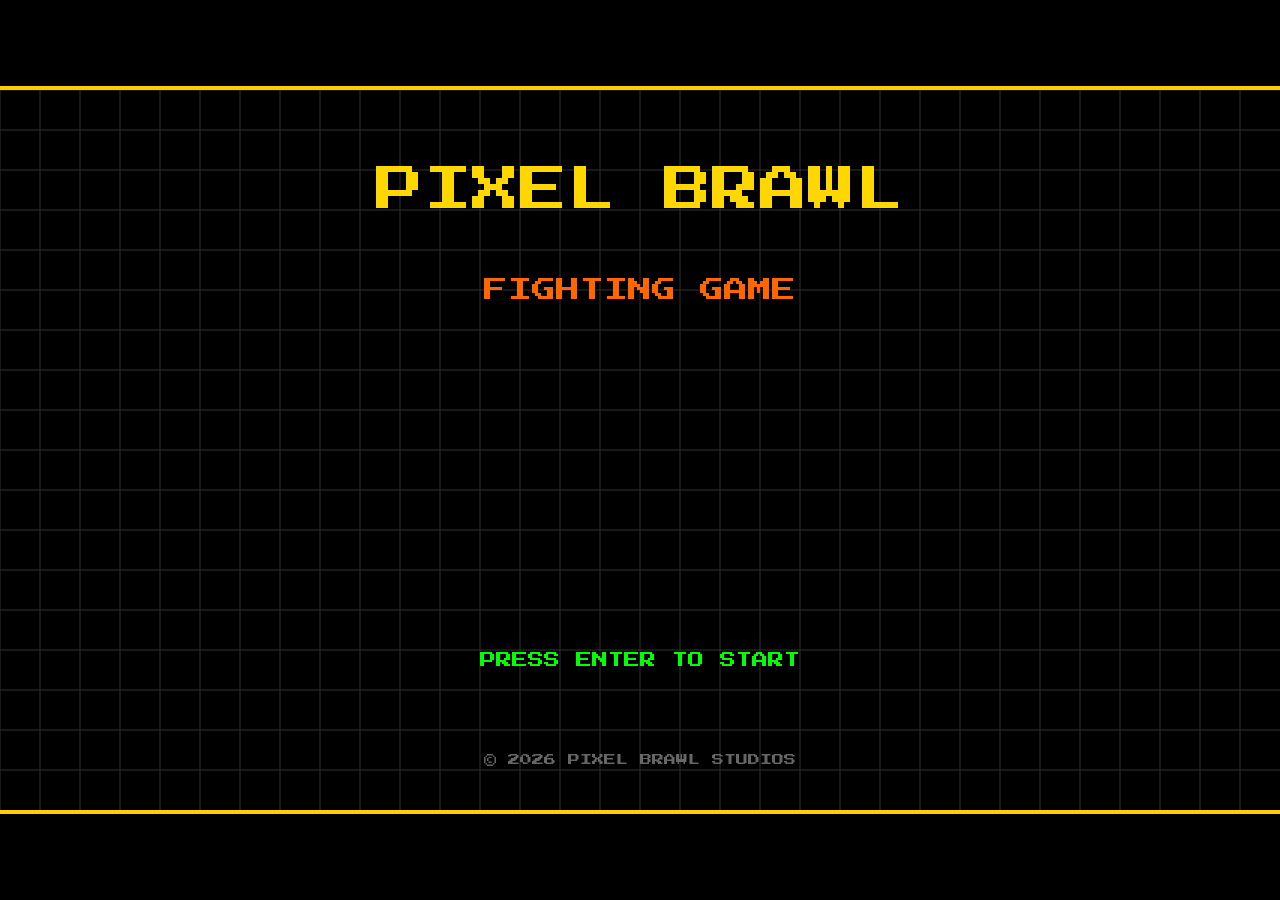
<file: pixel_brawl.html>
<!DOCTYPE html>
<html lang="en">
<head>
    <meta charset="UTF-8">
    <meta name="viewport" content="width=device-width, initial-scale=1.0">
    <title>PIXEL BRAWL - Fighting Game</title>
    <link href="https://fonts.googleapis.com/css2?family=Press+Start+2P&display=swap" rel="stylesheet">
    <style>
        * {
            margin: 0;
            padding: 0;
            box-sizing: border-box;
        }

        body {
            width: 100%;
            height: 100vh;
            display: flex;
            justify-content: center;
            align-items: center;
            background: #000;
            font-family: 'Press Start 2P', cursive;
            overflow: hidden;
        }

        canvas {
            display: block;
            image-rendering: pixelated;
            image-rendering: crisp-edges;
            border: 4px solid #ffcc00;
            background: #000;
        }

        #gameContainer {
            width: 100%;
            height: 100%;
            display: flex;
            justify-content: center;
            align-items: center;
        }
    </style>
</head>
<body>
    <div id="gameContainer">
        <canvas id="gameCanvas"></canvas>
    </div>

    <script>
        // ============================================================================
        // PIXEL BRAWL - Fighting Game Engine (Complete Rewrite)
        // ============================================================================

        const GAME_WIDTH = 1280;
        const GAME_HEIGHT = 720;

        const canvas = document.getElementById('gameCanvas');
        const ctx = canvas.getContext('2d');
        
        canvas.width = GAME_WIDTH;
        canvas.height = GAME_HEIGHT;
        
        ctx.imageSmoothingEnabled = false;
        ctx.webkitImageSmoothingEnabled = false;
        ctx.mozImageSmoothingEnabled = false;
        ctx.msImageSmoothingEnabled = false;

        // ============================================================================
        // CHARACTER DEFINITIONS WITH SPECIAL ABILITIES
        // ============================================================================

        const CHARACTERS = {
            rago: {
                name: 'RAGO',
                color: '#FF3300',
                style: 'Fire Fighter',
                special: 'Fireball',
                cooldown: 12
            },
            frost: {
                name: 'FROST',
                color: '#3399FF',
                style: 'Ice Martial Artist',
                special: 'Ice Wall',
                cooldown: 18
            },
            venom: {
                name: 'VENOM',
                color: '#33CC33',
                style: 'Poison Brawler',
                special: 'Poison Strike',
                cooldown: 14
            },
            volt: {
                name: 'VOLT',
                color: '#FFFF00',
                style: 'Electric Speedster',
                special: 'Thunder Dash',
                cooldown: 13
            },
            specter: {
                name: 'SPECTER',
                color: '#9933FF',
                style: 'Shadow Ninja',
                special: 'Shadow Blink',
                cooldown: 20
            },
            stone: {
                name: 'STONE',
                color: '#CCCCCC',
                style: 'Heavy Grappler',
                special: 'Earthquake',
                cooldown: 16
            },
            blaze: {
                name: 'BLAZE',
                color: '#FF6600',
                style: 'Kickboxer',
                special: 'Inferno Kick',
                cooldown: 11
            },
            sakura: {
                name: 'SAKURA',
                color: '#FF69B4',
                style: 'Acrobatic Fighter',
                special: 'Petal Storm',
                cooldown: 17
            },
            void: {
                name: 'VOID',
                color: '#1A1A1A',
                style: 'Dark Energy Mage',
                special: 'Dark Orb',
                cooldown: 15
            }
        };

        const CHARACTER_KEYS = Object.keys(CHARACTERS);

        const STAGES = [
            { name: 'Dragon Dojo', bg: 'dojo' },
            { name: 'Neon City', bg: 'neon' },
            { name: 'Volcanic Crater', bg: 'volcano' },
            { name: 'Frozen Tundra', bg: 'tundra' },
            { name: 'Ancient Ruins', bg: 'ruins' },
            { name: 'Sky Colosseum', bg: 'sky' }
        ];

        // ============================================================================
        // PROJECTILE AND EFFECT SYSTEM
        // ============================================================================

        let projectiles = [];
        let effects = [];
        let iceWalls = [];

        class Projectile {
            constructor(x, y, vx, vy, damage, type, owner) {
                this.x = x;
                this.y = y;
                this.vx = vx;
                this.vy = vy;
                this.damage = damage;
                this.type = type; // 'fireball', 'darkOrb', 'petalStorm'
                this.owner = owner; // 'p1' or 'p2'
                this.active = true;
                this.size = 4;
            }

            update() {
                this.x += this.vx;
                this.y += this.vy;

                // Gravity for some projectiles
                if (this.type === 'petalStorm') {
                    this.vy += 0.3;
                }

                // Out of bounds
                if (this.x < 0 || this.x > GAME_WIDTH || this.y > GAME_HEIGHT) {
                    this.active = false;
                }
            }

            draw() {
                if (this.type === 'fireball') {
                    drawFilledCircle(this.x, this.y, this.size, '#FF6600', '#000000', 1);
                } else if (this.type === 'darkOrb') {
                    drawFilledCircle(this.x, this.y, this.size + 1, '#1a1a1a', '#9933FF', 2);
                } else if (this.type === 'petalStorm') {
                    drawFilledRect(this.x - 2, this.y - 2, 4, 4, '#FF69B4', '#000000', 1);
                }
            }
        }

        class IceWall {
            constructor(x, y, duration) {
                this.x = x;
                this.y = y;
                this.width = 20;
                this.height = 100;
                this.duration = duration;
                this.maxDuration = duration;
                this.active = true;
            }

            update() {
                this.duration--;
                if (this.duration <= 0) {
                    this.active = false;
                }
            }

            draw() {
                const opacity = this.duration / this.maxDuration;
                ctx.fillStyle = `rgba(51, 153, 255, ${opacity * 0.6})`;
                ctx.fillRect(this.x - this.width / 2, this.y - this.height / 2, this.width, this.height);
                ctx.strokeStyle = '#3399FF';
                ctx.lineWidth = 2;
                ctx.strokeRect(this.x - this.width / 2, this.y - this.height / 2, this.width, this.height);
            }

            getBounds() {
                return {
                    x: this.x - this.width / 2,
                    y: this.y - this.height / 2,
                    w: this.width,
                    h: this.height
                };
            }
        }

        class Effect {
            constructor(x, y, type, duration) {
                this.x = x;
                this.y = y;
                this.type = type; // 'teleport', 'dash', 'shockwave', poison
                this.duration = duration;
                this.maxDuration = duration;
                this.active = true;
            }

            update() {
                this.duration--;
                if (this.duration <= 0) {
                    this.active = false;
                }
            }

            draw() {
                if (this.type === 'teleport-start') {
                    const opacity = this.duration / this.maxDuration;
                    ctx.fillStyle = `rgba(0, 0, 0, ${opacity * 0.8})`;
                    ctx.fillRect(this.x - 20, this.y - 50, 40, 80);
                } else if (this.type === 'teleport-end') {
                    const opacity = this.duration / this.maxDuration;
                    ctx.fillStyle = `rgba(153, 51, 255, ${opacity * 0.6})`;
                    ctx.fillRect(this.x - 20, this.y - 50, 40, 80);
                } else if (this.type === 'dashtrail') {
                    const opacity = this.duration / this.maxDuration;
                    ctx.fillStyle = `rgba(255, 255, 0, ${opacity * 0.4})`;
                    ctx.fillRect(this.x - 10, this.y - 25, 20, 50);
                } else if (this.type === 'poison') {
                    ctx.fillStyle = '#33CC33';
                    ctx.globalAlpha = 0.5;
                    ctx.fillRect(this.x - 20, this.y - 50, 40, 80);
                    ctx.globalAlpha = 1.0;
                } else if (this.type === 'shockwave') {
                    const opacity = this.duration / this.maxDuration;
                    const expandSize = (1 - opacity) * 200;
                    ctx.strokeStyle = `rgba(200, 200, 200, ${opacity * 0.8})`;
                    ctx.lineWidth = 3;
                    ctx.beginPath();
                    ctx.moveTo(this.x, this.y);
                    ctx.lineTo(this.x + expandSize, this.y);
                    ctx.stroke();
                }
            }
        }

        // ============================================================================
        // GAME STATE
        // ============================================================================

        let gameState = {
            screen: 'title',
            player1: {
                character: 'rago',
                wins: 0,
                // Battle state
                x: 200,
                y: 480,
                vy: 0,
                hp: 100,
                facing: 1, // 1 = right, -1 = left
                action: 'idle', // idle, walk, punch, kick, hurt, jump
                actionFrame: 0,
                isGrounded: true,
                hurtbox: { x: 0, y: 0, w: 40, h: 80 },
                hitbox: null,
                keys: { left: false, right: false, up: false, punch: false, kick: false, special: false },
                specialCooldown: 0,
                specialMaxCooldown: 0,
                poisoned: false,
                poisonDuration: 0,
                poisonDPS: 0,
                poisonTick: 0
            },
            player2: {
                character: 'void',
                wins: 0,
                x: 1080,
                y: 480,
                vy: 0,
                hp: 100,
                facing: -1,
                action: 'idle',
                actionFrame: 0,
                isGrounded: true,
                hurtbox: { x: 0, y: 0, w: 40, h: 80 },
                hitbox: null,
                keys: { left: false, right: false, up: false, punch: false, kick: false, special: false },
                specialCooldown: 0,
                specialMaxCooldown: 0,
                poisoned: false,
                poisonDuration: 0,
                poisonDPS: 0,
                poisonTick: 0
            },
            selectedStage: 0,
            selectedCharP1: 0,
            selectedCharP2: 0,
            p1Confirmed: false,
            p2Confirmed: false,
            currentRound: 1,
            frameCount: 0,
            hitstopFrames: 0,
            isPaused: false
        };

        const GROUND_Y = 480;
        const GRAVITY = 0.5;
        const MOVE_SPEED = 4;
        const JUMP_POWER = -12;

        // ============================================================================
        // INPUT HANDLING
        // ============================================================================

        const keys = {};
        
        window.addEventListener('keydown', (e) => {
            const key = e.key.toLowerCase();
            keys[key] = true;
            
            // Handle Ñ key for Player 2 kick
            if (e.key === 'ñ') {
                keys['ñ'] = true;
            }
            
            if (key === 'enter' && gameState.screen === 'title') {
                gameState.screen = 'characterSelect';
                gameState.frameCount = 0;
                gameState.p1Confirmed = false;
                gameState.p2Confirmed = false;
            }
        });

        window.addEventListener('keyup', (e) => {
            const key = e.key.toLowerCase();
            keys[key] = false;
            if (e.key === 'ñ') {
                keys['ñ'] = false;
            }
        });

        // ============================================================================
        // DRAWING UTILITIES - ALL ELEMENTS WITH BLACK OUTLINES
        // ============================================================================

        function drawFilledRect(x, y, w, h, fillColor, strokeColor = '#000000', lineWidth = 2) {
            ctx.fillStyle = fillColor;
            ctx.fillRect(x, y, w, h);
            ctx.strokeStyle = strokeColor;
            ctx.lineWidth = lineWidth;
            ctx.strokeRect(x, y, w, h);
        }

        function drawFilledCircle(x, y, r, fillColor, strokeColor = '#000000', lineWidth = 2) {
            ctx.beginPath();
            ctx.arc(x, y, r, 0, Math.PI * 2);
            ctx.fillStyle = fillColor;
            ctx.fill();
            ctx.strokeStyle = strokeColor;
            ctx.lineWidth = lineWidth;
            ctx.stroke();
        }

        function drawLine(x1, y1, x2, y2, strokeColor = '#000000', lineWidth = 2) {
            ctx.strokeStyle = strokeColor;
            ctx.lineWidth = lineWidth;
            ctx.beginPath();
            ctx.moveTo(x1, y1);
            ctx.lineTo(x2, y2);
            ctx.stroke();
        }

        function drawText(text, x, y, fillColor = '#FFF', size = 16) {
            ctx.fillStyle = fillColor;
            ctx.font = `${size}px 'Press Start 2P'`;
            ctx.textAlign = 'center';
            ctx.textBaseline = 'middle';
            ctx.fillText(text, x, y);
        }

        function drawPixelatedBox(x, y, w, h, fillColor, borderColor = '#000000', borderWidth = 3) {
            drawFilledRect(x, y, w, h, fillColor, borderColor, borderWidth);
        }

        // ============================================================================
        // CHARACTER DRAWING (Pixel Art Stickmen with Black Outlines)
        // ============================================================================

        function drawCharacter(player, x, y, size = 1) {
            const char = CHARACTERS[player.character];
            const facing = player.facing;
            const action = player.action;
            const frame = player.actionFrame;
            let color = char.color;

            // Poison effect visual
            if (player.poisoned) {
                ctx.globalAlpha = 0.6;
                ctx.fillStyle = '#33CC33';
                ctx.fillRect(x - 20 * size, y - 50 * size, 40 * size, 80 * size);
                ctx.globalAlpha = 1.0;
            }

            const headR = 8 * size;
            const torsoH = 20 * size;
            const limbW = 4 * size;
            const limbL = 12 * size;

            // Animation offsets
            let bodyBob = 0;
            let armL_offset = 0, armR_offset = 0;
            let legL_offset = 0, legR_offset = 0;
            let bodyX = 0;

            if (action === 'idle') {
                bodyBob = Math.sin(frame * 0.15) * 2;
            } else if (action === 'walk') {
                bodyBob = Math.sin(frame * 0.2) * 1.5;
                armL_offset = Math.sin(frame * 0.2) * 3;
                armR_offset = -Math.sin(frame * 0.2) * 3;
                legL_offset = Math.sin(frame * 0.2) * 4;
                legR_offset = -Math.sin(frame * 0.2) * 4;
            } else if (action === 'punch') {
                if (frame < 5) armR_offset = frame * 2; // wind-up
                else if (frame < 8) armR_offset = 10 + (frame - 5) * 4; // extend
                else armR_offset = Math.max(0, 12 - (frame - 8) * 4); // retract
            } else if (action === 'kick') {
                if (frame < 5) legR_offset = frame * 2;
                else if (frame < 8) legR_offset = 10 + (frame - 5) * 5;
                else legR_offset = Math.max(0, 15 - (frame - 8) * 5);
            } else if (action === 'hurt') {
                bodyX = -15 * facing;
            } else if (action === 'jump') {
                bodyBob = -15;
            }

            // Head
            drawFilledCircle(x + bodyX, y + bodyBob - headR, headR, color, '#000000', 2);

            // Torso
            drawFilledRect(x + bodyX - 6 * size, y + bodyBob, 12 * size, torsoH, color, '#000000', 2);

            // Left arm
            const armL_x = x + bodyX - 8 * size * facing;
            const armL_y = y + bodyBob + 4 * size;
            const armL_x2 = armL_x - (limbL + armL_offset) * facing;
            drawLine(armL_x, armL_y, armL_x2, armL_y, color, 4);

            // Right arm
            const armR_x = x + bodyX + 8 * size * facing;
            const armR_y = y + bodyBob + 4 * size;
            const armR_x2 = armR_x + (limbL + armR_offset) * facing;
            drawLine(armR_x, armR_y, armR_x2, armR_y, color, 4);

            // Left leg
            const legL_y = y + bodyBob + torsoH;
            const legL_x2 = x + bodyX - 4 * size * facing + legL_offset;
            drawLine(x + bodyX - 4 * size * facing, legL_y, legL_x2, legL_y + limbL, color, 4);

            // Right leg
            const legR_x2 = x + bodyX + 4 * size * facing + legR_offset;
            drawLine(x + bodyX + 4 * size * facing, legL_y, legR_x2, legL_y + limbL, color, 4);
        }

        // ============================================================================
        // SCREEN RENDERERS
        // ============================================================================

        function drawTitleScreen() {
            // Background
            drawFilledRect(0, 0, GAME_WIDTH, GAME_HEIGHT, '#000000');

            // Grid pattern
            for (let i = 0; i < GAME_WIDTH; i += 40) {
                ctx.strokeStyle = '#333';
                ctx.lineWidth = 1;
                ctx.beginPath();
                ctx.moveTo(i, 0);
                ctx.lineTo(i, GAME_HEIGHT);
                ctx.stroke();
            }
            for (let i = 0; i < GAME_HEIGHT; i += 40) {
                ctx.strokeStyle = '#333';
                ctx.lineWidth = 1;
                ctx.beginPath();
                ctx.moveTo(0, i);
                ctx.lineTo(GAME_WIDTH, i);
                ctx.stroke();
            }

            // Title
            drawText('PIXEL BRAWL', GAME_WIDTH / 2, 100, '#FFD700', 48);
            drawText('FIGHTING GAME', GAME_WIDTH / 2, 200, '#FF6600', 24);

            // Blinking enter text
            if (Math.floor(gameState.frameCount / 30) % 2 === 0) {
                drawText('PRESS ENTER TO START', GAME_WIDTH / 2, GAME_HEIGHT - 150, '#00FF00', 16);
            }

            drawText('© 2026 PIXEL BRAWL STUDIOS', GAME_WIDTH / 2, GAME_HEIGHT - 50, '#666', 12);
        }

        function drawCharacterSelectScreen() {
            // Background
            drawFilledRect(0, 0, GAME_WIDTH, GAME_HEIGHT, '#0a0a0a');

            // Title
            drawText('CHARACTER SELECT', GAME_WIDTH / 2, 40, '#FFD700', 32);

            // LEFT SIDE - PLAYER 1
            const p1BorderColor = gameState.p1Confirmed ? '#00FF00' : '#FF0000';
            drawPixelatedBox(40, 80, 220, 320, '#1a1a1a', p1BorderColor, 3);
            drawText('PLAYER 1', 150, 100, '#FF0000', 16);
            const p1Char = CHARACTERS[CHARACTER_KEYS[gameState.selectedCharP1]];
            drawText(p1Char.name, 150, 200, '#FFD700', 16);
            drawCharacter({ character: CHARACTER_KEYS[gameState.selectedCharP1], action: 'idle', actionFrame: gameState.frameCount, facing: 1, poisoned: false }, 150, 250, 1.5);
            
            if (gameState.p1Confirmed) {
                drawText('READY!', 150, 300, '#00FF00', 12);
            }

            // CENTER - CHARACTER GRID
            const charPerRow = 5;
            const charSize = 60;
            const gridStartX = 350;
            const gridStartY = 100;

            for (let i = 0; i < CHARACTER_KEYS.length; i++) {
                const row = Math.floor(i / charPerRow);
                const col = i % charPerRow;
                const cx = gridStartX + col * (charSize + 20);
                const cy = gridStartY + row * (charSize + 20);
                const charKey = CHARACTER_KEYS[i];
                const isSelectedP1 = gameState.selectedCharP1 === i;
                const borderColor = isSelectedP1 ? '#FFD700' : '#666';
                const borderWidth = isSelectedP1 ? 3 : 2;

                drawPixelatedBox(cx, cy, charSize, charSize, '#0a0a0a', borderColor, borderWidth);
                drawCharacter({ character: charKey, action: 'idle', actionFrame: gameState.frameCount, facing: 1, poisoned: false }, cx + charSize / 2, cy + charSize - 10, 0.8);
            }

            // RIGHT SIDE - PLAYER 2
            const p2BorderColor = gameState.p2Confirmed ? '#00FF00' : '#0000FF';
            drawPixelatedBox(1020, 80, 220, 320, '#1a1a1a', p2BorderColor, 3);
            drawText('PLAYER 2', 1130, 100, '#0000FF', 16);
            const p2Char = CHARACTERS[CHARACTER_KEYS[gameState.selectedCharP2]];
            drawText(p2Char.name, 1130, 200, '#FFD700', 16);
            drawCharacter({ character: CHARACTER_KEYS[gameState.selectedCharP2], action: 'idle', actionFrame: gameState.frameCount, facing: -1, poisoned: false }, 1130, 250, 1.5);
            
            if (gameState.p2Confirmed) {
                drawText('READY!', 1130, 300, '#00FF00', 12);
            }

            // Instructions
            drawText('P1: ARROW KEYS + SPACE to confirm', GAME_WIDTH / 2, GAME_HEIGHT - 80, '#00FF00', 12);
            drawText('P2: ARROW KEYS + ENTER to confirm', GAME_WIDTH / 2, GAME_HEIGHT - 40, '#00FF00', 12);
        }

        function drawStageSelectScreen() {
            drawFilledRect(0, 0, GAME_WIDTH, GAME_HEIGHT, '#0a0a0a');
            drawText('STAGE SELECT', GAME_WIDTH / 2, 40, '#FFD700', 32);

            const gridX = 100;
            const gridY = 150;
            const stageWidth = 180;
            const stageHeight = 100;
            const stagesPerRow = 3;

            for (let i = 0; i < STAGES.length; i++) {
                const row = Math.floor(i / stagesPerRow);
                const col = i % stagesPerRow;
                const x = gridX + col * (stageWidth + 60);
                const y = gridY + row * (stageHeight + 60);
                const stage = STAGES[i];
                const isSelected = gameState.selectedStage === i;
                const borderColor = isSelected ? '#00FF00' : '#FFD700';
                const borderWidth = isSelected ? 4 : 2;

                drawPixelatedBox(x, y, stageWidth, stageHeight, '#1a1a1a', borderColor, borderWidth);
                drawText(stage.name, x + stageWidth / 2, y + 30, '#FFD700', 12);
            }

            drawText('ARROW KEYS: SELECT | ENTER: START BATTLE', GAME_WIDTH / 2, GAME_HEIGHT - 40, '#00FF00', 12);
        }

        function drawBattleBackground() {
            const stage = STAGES[gameState.selectedStage];
            drawFilledRect(0, 0, GAME_WIDTH, GAME_HEIGHT, '#1a1a1a');

            if (stage.bg === 'dojo') {
                drawFilledRect(0, GROUND_Y + 40, GAME_WIDTH, GAME_HEIGHT - GROUND_Y - 40, '#8B4513', '#654321', 2);
                for (let i = 0; i < GAME_WIDTH; i += 100) {
                    drawFilledRect(i, GROUND_Y + 40, 2, GAME_HEIGHT - GROUND_Y - 40, '#654321');
                }
            } else if (stage.bg === 'neon') {
                drawFilledRect(0, 0, GAME_WIDTH, GAME_HEIGHT * 0.7, '#001a33');
                drawFilledRect(0, GAME_HEIGHT * 0.7, GAME_WIDTH, GAME_HEIGHT * 0.3, '#0a0a1a');
            } else if (stage.bg === 'volcano') {
                drawFilledRect(0, 0, GAME_WIDTH, GAME_HEIGHT * 0.5, '#330000');
                drawFilledRect(0, GAME_HEIGHT * 0.5, GAME_WIDTH, GAME_HEIGHT * 0.5, '#FF3300');
            } else if (stage.bg === 'tundra') {
                drawFilledRect(0, 0, GAME_WIDTH, GAME_HEIGHT, '#E0F4FF');
            } else if (stage.bg === 'ruins') {
                drawFilledRect(0, 0, GAME_WIDTH, GAME_HEIGHT, '#2d5016');
            } else if (stage.bg === 'sky') {
                drawFilledRect(0, 0, GAME_WIDTH, GAME_HEIGHT, '#1a3a5c');
            }

            // Ground line
            drawLine(0, GROUND_Y + 40, GAME_WIDTH, GROUND_Y + 40, '#CCCCCC', 3);
        }

        function drawCooldownBar(x, y, cooldown, maxCooldown, abilityName) {
            const barWidth = 80;
            const barHeight = 8;
            const percent = Math.min(1, cooldown / maxCooldown);
            
            // Background
            drawFilledRect(x, y, barWidth, barHeight, '#333', '#FFF', 1);
            
            // Fill
            const fillColor = cooldown === 0 ? '#00FF00' : '#FFFF00';
            drawFilledRect(x, y, barWidth * percent, barHeight, fillColor, 'none', 0);
            
            // Ability name (tiny text)
            ctx.fillStyle = '#FFF';
            ctx.font = '8px "Press Start 2P"';
            ctx.textAlign = 'left';
            ctx.textBaseline = 'top';
            ctx.fillText(abilityName, x, y + 12);
        }

        function drawBattleScreen() {
            drawBattleBackground();

            // HUD background
            drawFilledRect(0, 0, GAME_WIDTH, 100, 'rgba(0,0,0,0.8)', '#FFFF00', 2);

            // P1 Health
            const p1HPPercent = Math.max(0, gameState.player1.hp / 100);
            const p1HPColor = gameState.player1.hp > 50 ? '#00FF00' : gameState.player1.hp > 25 ? '#FFFF00' : '#FF0000';
            drawPixelatedBox(20, 10, 200, 20, '#333', '#FFF', 1);
            drawFilledRect(20, 10, 200 * p1HPPercent, 20, p1HPColor);

            // P1 Cooldown
            const p1Char = CHARACTERS[gameState.player1.character];
            drawCooldownBar(20, 35, gameState.player1.specialCooldown, gameState.player1.specialMaxCooldown, p1Char.special);

            // P2 Health
            const p2HPPercent = Math.max(0, gameState.player2.hp / 100);
            const p2HPColor = gameState.player2.hp > 50 ? '#00FF00' : gameState.player2.hp > 25 ? '#FFFF00' : '#FF0000';
            drawPixelatedBox(GAME_WIDTH - 220, 10, 200, 20, '#333', '#FFF', 1);
            drawFilledRect(GAME_WIDTH - 220, 10, 200 * p2HPPercent, 20, p2HPColor);

            // P2 Cooldown
            const p2Char = CHARACTERS[gameState.player2.character];
            drawCooldownBar(GAME_WIDTH - 220, 35, gameState.player2.specialCooldown, gameState.player2.specialMaxCooldown, p2Char.special);

            // Round info
            drawText(`ROUND ${gameState.currentRound}`, GAME_WIDTH / 2, 25, '#FFD700', 16);

            // Draw ice walls
            for (let wall of iceWalls) {
                wall.draw();
            }

            // Draw projectiles
            for (let proj of projectiles) {
                proj.draw();
            }

            // Draw effects
            for (let effect of effects) {
                effect.draw();
            }

            // Characters
            drawCharacter(gameState.player1, gameState.player1.x, gameState.player1.y, 2);
            drawCharacter(gameState.player2, gameState.player2.x, gameState.player2.y, 2);

            // Fight intro
            if (gameState.frameCount < 120) {
                if (gameState.frameCount < 60) {
                    drawText('FIGHT!', GAME_WIDTH / 2, GAME_HEIGHT / 2, '#FF0000', 48);
                }
            }
        }

        function drawVictoryScreen() {
            drawFilledRect(0, 0, GAME_WIDTH, GAME_HEIGHT, '#0a0a0a');
            const winner = gameState.player1.wins > gameState.player2.wins ? 'PLAYER 1' : 'PLAYER 2';
            const winColor = gameState.player1.wins > gameState.player2.wins ? '#FF0000' : '#0000FF';

            drawText(winner, GAME_WIDTH / 2, GAME_HEIGHT / 2 - 100, winColor, 48);
            drawText('WINS!', GAME_WIDTH / 2, GAME_HEIGHT / 2, '#FFD700', 48);
            drawText(`FINAL SCORE: ${gameState.player1.wins} - ${gameState.player2.wins}`, GAME_WIDTH / 2, GAME_HEIGHT / 2 + 100, '#FFF', 16);

            if (Math.floor(gameState.frameCount / 30) % 2 === 0) {
                drawText('PRESS ENTER FOR MAIN MENU', GAME_WIDTH / 2, GAME_HEIGHT - 80, '#00FF00', 14);
            }
        }

        // ============================================================================
        // SPECIAL ABILITY EXECUTION
        // ============================================================================

        function triggerSpecialAbility(player, opponent) {
            const char = player.character;
            const charData = CHARACTERS[char];

            if (char === 'rago') {
                // Fireball
                const proj = new Projectile(
                    player.x + 30 * player.facing,
                    player.y - 10,
                    8 * player.facing,
                    0,
                    18,
                    'fireball',
                    player === gameState.player1 ? 'p1' : 'p2'
                );
                projectiles.push(proj);
            } else if (char === 'frost') {
                // Ice Wall
                const wall = new IceWall(player.x + 40 * player.facing, player.y, 180); // 3 seconds * 60 fps
                iceWalls.push(wall);
            } else if (char === 'venom') {
                // Poison Strike - buff next punch
                player.poisoned = true;
                effects.push(new Effect(player.x, player.y, 'poison', 120));
            } else if (char === 'volt') {
                // Thunder Dash
                player.action = 'dash';
                player.actionFrame = 0;
            } else if (char === 'specter') {
                // Shadow Blink
                effects.push(new Effect(player.x, player.y, 'teleport-start', 10));
                player.x = opponent.x - 60 * opponent.facing;
                effects.push(new Effect(player.x, player.y, 'teleport-end', 10));
                
                // Check if close for auto-hit
                const dist = Math.abs(player.x - opponent.x);
                if (dist < 100) {
                    opponent.hp = Math.max(0, opponent.hp - 15);
                    opponent.action = 'hurt';
                    opponent.actionFrame = 0;
                    gameState.hitstopFrames = 5;
                }
            } else if (char === 'stone') {
                // Earthquake - shockwave
                effects.push(new Effect(player.x, GROUND_Y + 40, 'shockwave', 30));
                
                // Check if opponent is hit
                const dist = Math.abs(player.x - opponent.x);
                if (dist < 300) {
                    opponent.hp = Math.max(0, opponent.hp - 22);
                    opponent.action = 'hurt';
                    opponent.actionFrame = 0;
                    gameState.hitstopFrames = 10; // stun
                }
            } else if (char === 'blaze') {
                // Inferno Kick
                player.action = 'inferno-kick';
                player.actionFrame = 0;
            } else if (char === 'sakura') {
                // Petal Storm - 3 projectiles
                for (let i = -1; i <= 1; i++) {
                    const angle = i * 0.3;
                    const vx = 6 * player.facing;
                    const vy = i * 2;
                    const proj = new Projectile(
                        player.x + 20 * player.facing,
                        player.y - 10 + i * 10,
                        vx,
                        vy,
                        8,
                        'petalStorm',
                        player === gameState.player1 ? 'p1' : 'p2'
                    );
                    projectiles.push(proj);
                }
            } else if (char === 'void') {
                // Dark Orb
                const proj = new Projectile(
                    player.x + 30 * player.facing,
                    player.y - 10,
                    4 * player.facing,
                    0,
                    30,
                    'darkOrb',
                    player === gameState.player1 ? 'p1' : 'p2'
                );
                projectiles.push(proj);
            }

            player.specialCooldown = charData.cooldown * 60; // Convert seconds to frames
            player.specialMaxCooldown = charData.cooldown * 60;
        }

        // ============================================================================
        // UPDATE LOGIC
        // ============================================================================

        function updateCharacterSelectScreen() {
            // P1 selection (arrow keys) - only if not confirmed
            if (!gameState.p1Confirmed) {
                if (keys['arrowleft']) {
                    gameState.selectedCharP1 = Math.max(0, gameState.selectedCharP1 - 1);
                    keys['arrowleft'] = false;
                }
                if (keys['arrowright']) {
                    gameState.selectedCharP1 = Math.min(CHARACTER_KEYS.length - 1, gameState.selectedCharP1 + 1);
                    keys['arrowright'] = false;
                }
                if (keys['arrowup']) {
                    gameState.selectedCharP1 = Math.max(0, gameState.selectedCharP1 - 5);
                    keys['arrowup'] = false;
                }
                if (keys['arrowdown']) {
                    gameState.selectedCharP1 = Math.min(CHARACTER_KEYS.length - 1, gameState.selectedCharP1 + 5);
                    keys['arrowdown'] = false;
                }

                if (keys[' ']) {
                    gameState.p1Confirmed = true;
                    keys[' '] = false;
                }
            }

            // P2 selection (arrow keys) - only if not confirmed
            if (!gameState.p2Confirmed) {
                if (keys['arrowleft']) {
                    gameState.selectedCharP2 = Math.max(0, gameState.selectedCharP2 - 1);
                    keys['arrowleft'] = false;
                }
                if (keys['arrowright']) {
                    gameState.selectedCharP2 = Math.min(CHARACTER_KEYS.length - 1, gameState.selectedCharP2 + 1);
                    keys['arrowright'] = false;
                }
                if (keys['arrowup']) {
                    gameState.selectedCharP2 = Math.max(0, gameState.selectedCharP2 - 5);
                    keys['arrowup'] = false;
                }
                if (keys['arrowdown']) {
                    gameState.selectedCharP2 = Math.min(CHARACTER_KEYS.length - 1, gameState.selectedCharP2 + 5);
                    keys['arrowdown'] = false;
                }

                if (keys['enter']) {
                    gameState.p2Confirmed = true;
                    keys['enter'] = false;
                }
            }

            // Both players confirmed - proceed to stage select
            if (gameState.p1Confirmed && gameState.p2Confirmed) {
                gameState.player1.character = CHARACTER_KEYS[gameState.selectedCharP1];
                gameState.player2.character = CHARACTER_KEYS[gameState.selectedCharP2];
                gameState.player1.specialMaxCooldown = CHARACTERS[gameState.player1.character].cooldown * 60;
                gameState.player2.specialMaxCooldown = CHARACTERS[gameState.player2.character].cooldown * 60;
                gameState.screen = 'stageSelect';
                gameState.frameCount = 0;
                gameState.p1Confirmed = false;
                gameState.p2Confirmed = false;
            }
        }

        function updateStageSelectScreen() {
            if (keys['arrowleft']) {
                gameState.selectedStage = Math.max(0, gameState.selectedStage - 1);
                keys['arrowleft'] = false;
            }
            if (keys['arrowright']) {
                gameState.selectedStage = Math.min(STAGES.length - 1, gameState.selectedStage + 1);
                keys['arrowright'] = false;
            }
            if (keys['arrowup']) {
                gameState.selectedStage = Math.max(0, gameState.selectedStage - 3);
                keys['arrowup'] = false;
            }
            if (keys['arrowdown']) {
                gameState.selectedStage = Math.min(STAGES.length - 1, gameState.selectedStage + 3);
                keys['arrowdown'] = false;
            }

            if (keys['enter']) {
                gameState.screen = 'battle';
                gameState.frameCount = 0;
                gameState.currentRound = 1;
                gameState.player1.hp = 100;
                gameState.player2.hp = 100;
                gameState.player1.x = 200;
                gameState.player2.x = GAME_WIDTH - 200;
                gameState.player1.y = GROUND_Y;
                gameState.player2.y = GROUND_Y;
                gameState.player1.vy = 0;
                gameState.player2.vy = 0;
                gameState.player1.facing = 1;
                gameState.player2.facing = -1;
                gameState.player1.isGrounded = true;
                gameState.player2.isGrounded = true;
                gameState.player1.action = 'idle';
                gameState.player2.action = 'idle';
                gameState.player1.actionFrame = 0;
                gameState.player2.actionFrame = 0;
                gameState.player1.specialCooldown = 0;
                gameState.player2.specialCooldown = 0;
                projectiles = [];
                effects = [];
                iceWalls = [];
                keys['enter'] = false;
            }
        }

        function updatePlayerInput() {
            // Player 1: WASD + F/G/E
            gameState.player1.keys.left = keys['a'];
            gameState.player1.keys.right = keys['d'];
            gameState.player1.keys.up = keys['w'];
            gameState.player1.keys.punch = keys['f'];
            gameState.player1.keys.kick = keys['g'];
            gameState.player1.keys.special = keys['e'];

            // Player 2: Arrow keys + L/Ñ/P
            gameState.player2.keys.left = keys['arrowleft'];
            gameState.player2.keys.right = keys['arrowright'];
            gameState.player2.keys.up = keys['arrowup'];
            gameState.player2.keys.punch = keys['l'];
            gameState.player2.keys.kick = keys['ñ'];
            gameState.player2.keys.special = keys['p'];
        }

        function updatePlayer(player, opponent) {
            // Cooldown
            if (player.specialCooldown > 0) {
                player.specialCooldown--;
            }

            // Poison damage
            if (player.poisoned) {
                player.poisonTick++;
                if (player.poisonTick >= 30) { // every 0.5 seconds at 60fps
                    player.hp = Math.max(0, player.hp - player.poisonDPS);
                    player.poisonTick = 0;
                    player.poisonDuration--;
                    if (player.poisonDuration <= 0) {
                        player.poisoned = false;
                    }
                }
            }

            // Gravity
            player.vy += GRAVITY;
            player.y += player.vy;

            // Ground collision
            if (player.y >= GROUND_Y) {
                player.y = GROUND_Y;
                player.vy = 0;
                player.isGrounded = true;
            } else {
                player.isGrounded = false;
            }

            // Movement
            if (player.keys.left && player.x > 50) {
                player.x -= MOVE_SPEED;
                if (player.action === 'idle') player.action = 'walk';
                player.facing = -1;
            } else if (player.keys.right && player.x < GAME_WIDTH - 50) {
                player.x += MOVE_SPEED;
                if (player.action === 'idle') player.action = 'walk';
                player.facing = 1;
            } else if (player.action === 'walk') {
                player.action = 'idle';
                player.actionFrame = 0;
            }

            // Jump
            if (player.keys.up && player.isGrounded) {
                player.vy = JUMP_POWER;
                player.isGrounded = false;
                player.action = 'jump';
            }

            // Actions
            if (player.keys.punch && player.action === 'idle' && gameState.hitstopFrames === 0) {
                player.action = 'punch';
                player.actionFrame = 0;
            } else if (player.keys.kick && player.action === 'idle' && gameState.hitstopFrames === 0) {
                player.action = 'kick';
                player.actionFrame = 0;
            } else if (player.keys.special && player.specialCooldown === 0 && gameState.hitstopFrames === 0) {
                triggerSpecialAbility(player, opponent);
                player.keys.special = false;
            }

            // Action animation loop
            if (player.action === 'punch') {
                player.actionFrame++;
                if (player.actionFrame >= 12) {
                    player.action = 'idle';
                    player.actionFrame = 0;
                }
                // Hitbox frames 5-8
                if (player.actionFrame >= 5 && player.actionFrame <= 8) {
                    const hbX = player.x + 25 * player.facing;
                    const hbY = player.y - 10;
                    player.hitbox = { x: hbX, y: hbY, w: 20, h: 20 };

                    // Apply poison if active
                    if (player.poisoned && player.actionFrame === 5) {
                        opponent.poisoned = true;
                        opponent.poisonDuration = 4; // 2 seconds at 30ticks
                        opponent.poisonDPS = 3;
                        opponent.poisonTick = 0;
                        player.poisoned = false;
                    }
                } else {
                    player.hitbox = null;
                }
            } else if (player.action === 'kick') {
                player.actionFrame++;
                if (player.actionFrame >= 12) {
                    player.action = 'idle';
                    player.actionFrame = 0;
                }
                // Hitbox frames 5-8
                if (player.actionFrame >= 5 && player.actionFrame <= 8) {
                    const hbX = player.x + 30 * player.facing;
                    const hbY = player.y - 5;
                    player.hitbox = { x: hbX, y: hbY, w: 25, h: 15 };
                } else {
                    player.hitbox = null;
                }
            } else if (player.action === 'hurt') {
                player.actionFrame++;
                if (player.actionFrame >= 10) {
                    player.action = 'idle';
                    player.actionFrame = 0;
                }
            } else if (player.action === 'jump') {
                if (player.isGrounded) {
                    player.action = 'idle';
                    player.actionFrame = 0;
                }
            } else if (player.action === 'dash') {
                // Volt Thunder Dash
                player.x += 10 * player.facing;
                effects.push(new Effect(player.x, player.y, 'dashtrail', 20));
                player.actionFrame++;
                if (player.actionFrame >= 15) {
                    player.action = 'idle';
                    player.actionFrame = 0;
                }
            } else if (player.action === 'inferno-kick') {
                // Blaze Inferno Kick
                if (player.actionFrame < 3) {
                    player.vy = JUMP_POWER;
                }
                player.x += 6 * player.facing;
                player.actionFrame++;
                
                // Hitbox
                if (player.actionFrame >= 3 && player.actionFrame <= 12) {
                    const hbX = player.x + 25 * player.facing;
                    const hbY = player.y - 10;
                    player.hitbox = { x: hbX, y: hbY, w: 25, h: 20 };
                } else {
                    player.hitbox = null;
                }
                
                if (player.actionFrame >= 15) {
                    player.action = 'idle';
                    player.actionFrame = 0;
                }
            } else {
                player.actionFrame++;
                if (player.actionFrame >= 30) player.actionFrame = 0;
            }

            // Update hurtbox
            player.hurtbox = {
                x: player.x - 20,
                y: player.y - 40,
                w: 40,
                h: 80
            };
        }

        function checkAABBCollision(box1, box2) {
            return box1.x < box2.x + box2.w &&
                   box1.x + box1.w > box2.x &&
                   box1.y < box2.y + box2.h &&
                   box1.y + box1.h > box2.y;
        }

        function updateBattleScreen() {
            if (gameState.hitstopFrames > 0) {
                gameState.hitstopFrames--;
                // Still update effects and projectiles during hitstop
                projectiles = projectiles.filter(p => {
                    p.update();
                    return p.active;
                });
                effects = effects.filter(e => {
                    e.update();
                    return e.active;
                });
                iceWalls = iceWalls.filter(w => {
                    w.update();
                    return w.active;
                });
                return;
            }

            updatePlayerInput();
            updatePlayer(gameState.player1, gameState.player2);
            updatePlayer(gameState.player2, gameState.player1);

            // Update projectiles
            projectiles = projectiles.filter(p => {
                p.update();
                return p.active;
            });

            // Update effects
            effects = effects.filter(e => {
                e.update();
                return e.active;
            });

            // Update ice walls
            iceWalls = iceWalls.filter(w => {
                w.update();
                return w.active;
            });

            // Projectile collision detection
            for (let proj of projectiles) {
                if (proj.owner === 'p1' && checkAABBCollision(
                    { x: proj.x - proj.size, y: proj.y - proj.size, w: proj.size * 2, h: proj.size * 2 },
                    gameState.player2.hurtbox
                )) {
                    gameState.player2.hp = Math.max(0, gameState.player2.hp - proj.damage);
                    gameState.player2.action = 'hurt';
                    gameState.player2.actionFrame = 0;
                    gameState.player2.x -= 15 * gameState.player2.facing;
                    proj.active = false;
                    gameState.hitstopFrames = 3;
                } else if (proj.owner === 'p2' && checkAABBCollision(
                    { x: proj.x - proj.size, y: proj.y - proj.size, w: proj.size * 2, h: proj.size * 2 },
                    gameState.player1.hurtbox
                )) {
                    gameState.player1.hp = Math.max(0, gameState.player1.hp - proj.damage);
                    gameState.player1.action = 'hurt';
                    gameState.player1.actionFrame = 0;
                    gameState.player1.x -= 15 * gameState.player1.facing;
                    proj.active = false;
                    gameState.hitstopFrames = 3;
                }
            }

            // Ice wall collision detection
            for (let wall of iceWalls) {
                const wallBounds = wall.getBounds();
                if (checkAABBCollision(wallBounds, gameState.player2.hurtbox)) {
                    gameState.player2.hp = Math.max(0, gameState.player2.hp - 10);
                    gameState.player2.x = wall.x + 40;
                }
                if (checkAABBCollision(wallBounds, gameState.player1.hurtbox)) {
                    gameState.player1.hp = Math.max(0, gameState.player1.hp - 10);
                    gameState.player1.x = wall.x - 40;
                }
            }

            // Collision detection for melee attacks
            if (gameState.player1.hitbox && checkAABBCollision(gameState.player1.hitbox, gameState.player2.hurtbox)) {
                const damage = gameState.player1.action === 'punch' ? 8 : gameState.player1.action === 'kick' ? 12 : 19;
                gameState.player2.hp = Math.max(0, gameState.player2.hp - damage);
                gameState.player2.action = 'hurt';
                gameState.player2.actionFrame = 0;
                gameState.player2.x -= 20 * gameState.player2.facing;
                gameState.hitstopFrames = 5;
            }
            if (gameState.player2.hitbox && checkAABBCollision(gameState.player2.hitbox, gameState.player1.hurtbox)) {
                const damage = gameState.player2.action === 'punch' ? 8 : gameState.player2.action === 'kick' ? 12 : 19;
                gameState.player1.hp = Math.max(0, gameState.player1.hp - damage);
                gameState.player1.action = 'hurt';
                gameState.player1.actionFrame = 0;
                gameState.player1.x -= 20 * gameState.player1.facing;
                gameState.hitstopFrames = 5;
            }

            // Win conditions
            if (gameState.player1.hp <= 0) {
                gameState.player2.wins++;
                if (gameState.player2.wins >= 2) {
                    gameState.screen = 'victory';
                } else {
                    gameState.currentRound++;
                    gameState.player1.hp = 100;
                    gameState.player2.hp = 100;
                    gameState.player1.poisoned = false;
                    gameState.player2.poisoned = false;
                    gameState.frameCount = 0;
                    projectiles = [];
                    effects = [];
                    iceWalls = [];
                }
            } else if (gameState.player2.hp <= 0) {
                gameState.player1.wins++;
                if (gameState.player1.wins >= 2) {
                    gameState.screen = 'victory';
                } else {
                    gameState.currentRound++;
                    gameState.player1.hp = 100;
                    gameState.player2.hp = 100;
                    gameState.player1.poisoned = false;
                    gameState.player2.poisoned = false;
                    gameState.frameCount = 0;
                    projectiles = [];
                    effects = [];
                    iceWalls = [];
                }
            }
        }

        function updateVictoryScreen() {
            if (keys['enter']) {
                gameState.screen = 'title';
                gameState.frameCount = 0;
                gameState.player1.wins = 0;
                gameState.player2.wins = 0;
                gameState.currentRound = 1;
                gameState.player1.specialCooldown = 0;
                gameState.player2.specialCooldown = 0;
                gameState.player1.poisoned = false;
                gameState.player2.poisoned = false;
                projectiles = [];
                effects = [];
                iceWalls = [];
                keys['enter'] = false;
            }
        }

        // ============================================================================
        // MAIN GAME LOOP
        // ============================================================================

        function gameLoop() {
            // Render
            if (gameState.screen === 'title') {
                drawTitleScreen();
            } else if (gameState.screen === 'characterSelect') {
                drawCharacterSelectScreen();
                updateCharacterSelectScreen();
            } else if (gameState.screen === 'stageSelect') {
                drawStageSelectScreen();
                updateStageSelectScreen();
            } else if (gameState.screen === 'battle') {
                drawBattleScreen();
                updateBattleScreen();
            } else if (gameState.screen === 'victory') {
                drawVictoryScreen();
                updateVictoryScreen();
            }

            gameState.frameCount++;
            requestAnimationFrame(gameLoop);
        }

        // ============================================================================
        // START
        // ============================================================================

        gameLoop();
    </script>
</body>
</html>
</file>
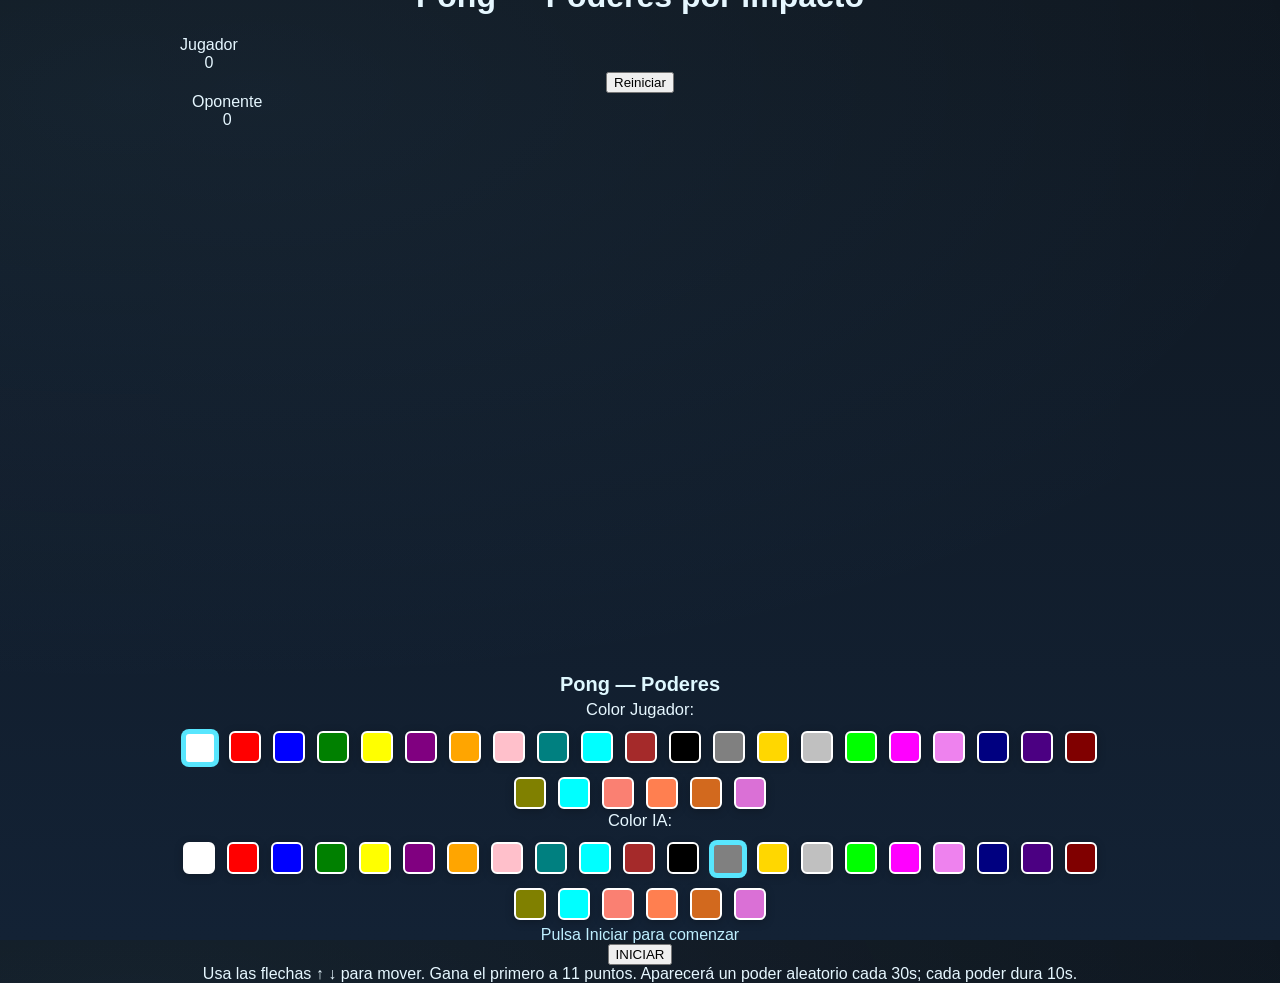
<file: pong.html>
<!DOCTYPE html>
<html lang="es">
<head>
  <meta charset="utf-8" />
  <title>Pong — Poderes por impacto (Con pantalla inicial)</title>
  <meta name="viewport" content="width=device-width,initial-scale=1" />
  <style>
    :root{
      --bg1:#0f1720;
      --bg2:#132235;
      --accent:#7ce7ff;
      --accent-2:#8affb0;
      --panel: rgba(255,255,255,0.04);
      --glass: rgba(255,255,255,0.03);
      --galaxy-grad: linear-gradient(135deg, #ff6ec4, #7873f5, #67e8f9, #f8b500, #f7971e, #d4145a);
    }
    html,body{
      height:100%;
      margin:0;
      font-family: Inter, Roboto, "Helvetica Neue", Arial, sans-serif;
      background: radial-gradient(1200px 600px at 10% 10%, rgba(124,201,255,0.06), transparent),
                  linear-gradient(180deg,var(--bg1),var(--bg2));
      color:#e6f7ff;
      -webkit-font-smoothing:antialiased;
      -moz-osx-font-smoothing:grayscale;
      display:flex;
      align-items:center;
      justify-content:center;
      padding:20px;
    }
    .container{
      width: min(920px, 96vw);
      text-align:center;
    }
    /* ... (rest of original styles unchanged) ... */
    .color-sel {
      display: flex; flex-wrap: wrap; gap: 8px;
      justify-content: center; margin-top: 10px;
    }
    .color-btn {
      width: 28px; height: 28px; border-radius: 6px; border: 2px solid #fff;
      cursor: pointer; display: inline-block; margin:2px;
      box-shadow: 0 2px 8px rgba(0,0,0,0.25);
      transition: border 0.2s;
    }
    .color-btn.selected {
      border:3px solid #58e6fe;
      box-shadow: 0 0 0 2px #58e6fe;
    }
    .galaxy-btn {
      background: var(--galaxy-grad);
      border-image: linear-gradient(135deg,#ff6ec4,#67e8f9) 1;
    }
  </style>
</head>
<body>
  <div class="container">
    <h1>Pong — Poderes por impacto</h1>
    <div id="scorebar">
      <div style="display:flex;align-items:center;gap:12px;">
        <div class="score">
          <div class="name">Jugador</div>
          <div id="playerScore" class="val">0</div>
        </div>
        <div class="power-ui" id="playerPowerUI" aria-live="polite"></div>
      </div>

      <div id="controls">
        <button id="restart" class="primary">Reiniciar</button>
      </div>

      <div style="display:flex;align-items:center;gap:12px;">
        <div class="power-ui" id="oppPowerUI" aria-live="polite"></div>
        <div class="score">
          <div class="name">Oponente</div>
          <div id="oppScore" class="val">0</div>
        </div>
      </div>
    </div>

    <div style="position:relative;">
      <canvas id="pong" width="900" height="540"></canvas>
      <div id="overlay" class="overlay" aria-hidden="false"></div>
    </div>

    <div class="small">Usa las flechas ↑ ↓ para mover. Gana el primero a 11 puntos. Aparecerá un poder aleatorio cada 30s; cada poder dura 10s.</div>
  </div>

  <script>
  (function(){
    const canvas = document.getElementById('pong');
    const ctx = canvas.getContext('2d', { alpha: true });
    const W = canvas.width, H = canvas.height;

    // Visual tuning
    const bgFade = 0.14;
    const netColor = 'rgba(255,255,255,0.06)';
    const glowColor = 'rgba(124,231,255,0.28)';

    // Paddles color customization
    const COLORS = [
      "white","red","blue","green","yellow","purple","orange","pink","teal","cyan","brown","black","gray","gold","silver","lime",
      "magenta","violet","navy","indigo","maroon","olive","aqua","salmon","coral","chocolate","orchid"
    ];
    let playerColor="white", oppColor="gray";
    let playerWins = 0; // persistido en sessionStorage para color galaxia

    // Paddles
    const paddleW = 14;
    const BASE_PADDLE_H = 100;
    let playerPaddleH = BASE_PADDLE_H;
    let oppPaddleH = BASE_PADDLE_H;
    let playerY = H/2 - playerPaddleH/2;
    let oppY = H/2 - oppPaddleH/2;
    const paddleRadius = 8;
    const BASE_SPEED = 420;
    let playerSpeed = BASE_SPEED * 1.05;
    let oppSpeed = BASE_SPEED * 1.05;

    // Ball
    const ballR_BASE = 9;
    let ballR = ballR_BASE;
    let ballX = W/2, ballY = H/2;
    let ballVX = 520 * (Math.random() > 0.5 ? 1 : -1);
    let ballVY = (Math.random()*280 - 140);

    // Score
    let playerScore = 0, oppScore = 0;
    const WIN_SCORE = 11;
    let gameOver = false;
    let gameStarted = false;

    // Powerups easier to pick
    let POWER_RADIUS = 18; // aumentado
    let POWER_TTL = 17;    // +5 segundos (antes 12)
    const POWER_SPAWN_INTERVAL = 30;
    const POWER_DURATION = 10;
    let spawnAccumulator = 0;
    let activePowers = { player: null, opp: null };
    let currentFieldPower = null;

    // last paddle that touched the ball
    let lastTouched = null;

    // Potencia power config
    let powerBoost = { player: false, opp: false }; // si potencia está activo

    const POWER_TYPES = [
      { id: 'enlarge', name: 'Hitbox +', color: '#7ee8ff', icon: '▮' },
      { id: 'speed', name: 'Vel 2x', color: '#8affb0', icon: '⚡' },
      { id: 'potencia', name: 'Potencia', color: '#ff3b3b', icon: '🔥' },
    ];

    // helpers
    function clamp(v,a,b){ return Math.max(a, Math.min(b, v)); }
    function rand(min,max){ return min + Math.random()*(max-min); }

    // rounded rect extension
    CanvasRenderingContext2D.prototype.roundRect = function(x,y,w,h,r){
      if (w < 2*r) r = w/2;
      if (h < 2*r) r = h/2;
      this.beginPath();
      this.moveTo(x+r, y);
      this.arcTo(x+w, y, x+w, y+h, r);
      this.arcTo(x+w, y+h, x, y+h, r);
      this.arcTo(x, y+h, x, y, r);
      this.arcTo(x, y, x+w, y, r);
      this.closePath();
      return this;
    };

    // input
    const keys = { ArrowUp:false, ArrowDown:false };
    window.addEventListener('keydown', e=>{
      if (e.key === 'ArrowUp' || e.key === 'ArrowDown') {
        keys[e.key] = true;
        e.preventDefault();
      }
    }, { passive:false });
    window.addEventListener('keyup', e=>{
      if (e.key === 'ArrowUp' || e.key === 'ArrowDown') {
        keys[e.key] = false;
        e.preventDefault();
      }
    }, { passive:false });

    // restart
    document.getElementById('restart').addEventListener('click', () => {
      gameStarted = true;
      document.getElementById('overlay').innerHTML = '';
      document.getElementById('overlay').style.pointerEvents = 'none';
      resetMatch();
    });

    // start screen (inicial)
    const overlay = document.getElementById('overlay');

    // ------- Color Galaxy unlock ---------
    try {
      playerWins = parseInt(window.sessionStorage.getItem('pong_playerWins')||'0',10);
    } catch{}
    function updatePlayerWins(win){
      if(win){
        playerWins++;
        try {
          window.sessionStorage.setItem('pong_playerWins', playerWins);
        }catch{}
      }
    }

    function showColorSelector(player=true){
      // Devuelve HTML para el bloque de color
      let options = "";
      COLORS.forEach(clr=>{
        options += `<div class="color-btn" data-color="${clr}" style="background:${clr};"></div>`;
      });
      // Color galaxia si el jugador ha ganado >=5 veces vs IA
      if(playerWins >= 5){
        options += `<div class="color-btn galaxy-btn" data-color="galaxy" title="Secreto: Galaxia"></div>`;
      }
      return `<div class="color-sel">${options}</div>`;
    }

    function showStartScreen(){
      gameStarted = false;
      overlay.style.pointerEvents = 'auto';
      // Mi menú de colores en el panel
      overlay.innerHTML = `<div class="panel" style="min-width:280px;">
        <div style="font-size:1.25rem;font-weight:800;color:#dff8ff">Pong — Poderes</div>
        <div style="margin-top:4px;font-size:1.03rem;">
          <span>Color Jugador:</span>
          ${showColorSelector(true)}
          <span>Color IA:</span>
          ${showColorSelector(false)}
        </div>
        <div style="margin-top:4px;color:#bfefff">Pulsa Iniciar para comenzar</div>
        <div style="display:flex;justify-content:center;">
          <button id="startBtn" class="start-btn">INICIAR</button>
        </div>
      </div>`;
      // Color picker logic (solo tras renderizar)
      Array.from(document.querySelectorAll('.color-sel')).forEach((div,i)=>{
        div.addEventListener('click', e=>{
          const btn = e.target;
          if(btn.classList.contains('color-btn')){
            div.querySelectorAll('.color-btn').forEach(b=>b.classList.remove('selected'));
            btn.classList.add('selected');
            if(i==0){ // jugador
              playerColor = btn.dataset.color;
            }else{
              oppColor = btn.dataset.color;
            }
          }
        });
        // Por defecto seleccionados
        const defclr = i==0 ? playerColor : oppColor;
        Array.from(div.querySelectorAll('.color-btn')).forEach(b=>{
          if(b.dataset.color==defclr) b.classList.add('selected');
        });
      });
      document.getElementById('startBtn').addEventListener('click', ()=>{
        overlay.innerHTML = '';
        overlay.style.pointerEvents = 'none';
        gameStarted = true;
        resetMatch();
      });
    }

    function respawnBall(direction){
      ballR = ballR_BASE;
      ballX = W/2; ballY = H/2;
      const speed = 520;
      const angle = rand(-0.6, 0.6);
      const dir = direction || (Math.random()>0.5?1:-1);
      ballVX = dir * speed * Math.cos(angle);
      ballVY = speed * Math.sin(angle);
      lastTouched = null;
    }

    function resetBall(direction){
      respawnBall(direction);
    }

    function resetMatch(){
      playerScore = 0; oppScore = 0;
      powerBoost.player = false; powerBoost.opp = false;
      updateScoreUI();
      gameOver = false;
      spawnAccumulator = 0;
      activePowers = { player: null, opp: null };
      currentFieldPower = null;
      playerPaddleH = BASE_PADDLE_H;
      oppPaddleH = BASE_PADDLE_H;
      playerSpeed = BASE_SPEED * 1.05;
      oppSpeed = BASE_SPEED * 1.05;
      playerY = H/2 - playerPaddleH/2;
      oppY = H/2 - oppPaddleH/2;
      document.getElementById('playerPowerUI').innerHTML = '';
      document.getElementById('oppPowerUI').innerHTML = '';
      respawnBall(Math.random()>0.5?1:-1);
      lastTime = performance.now();
      if (gameStarted) requestAnimationFrame(loop);
    }

    function addParticles(x,y,color,amount=18){
      for(let i=0;i<amount;i++){
        particles.push({
          x,y,
          vx: rand(-260,260),
          vy: rand(-220,220),
          life: rand(0.4,0.9),
          age:0,
          size: rand(1.8,4.4),
          color
        });
      }
    }

    function updateParticles(dt){
      for(let i=particles.length-1;i>=0;i--){
        const p = particles[i];
        p.age += dt;
        if (p.age >= p.life){ particles.splice(i,1); continue; }
        p.vy += 420 * dt;
        p.x += p.vx * dt;
        p.y += p.vy * dt;
      }
    }

    function spawnPower(){
      if (gameOver) return;
      if (!gameStarted) return;
      if (currentFieldPower) return;
      const type = POWER_TYPES[Math.floor(Math.random() * POWER_TYPES.length)];
      const margin = 160;
      const x = rand(margin, W - margin);
      const y = rand(60, H - 60);
      currentFieldPower = {
        x, y, r: POWER_RADIUS,
        type: type.id,
        color: type.color,
        name: type.name,
        icon: type.icon,
        spawnedAt: performance.now()/1000,
        ttl: POWER_TTL
      };
    }

    function collectPower(power, collector){
      if (!power) return;
      collector = collector || 'player';
      activePowers[collector] = {
        type: power.type,
        startedAt: performance.now()/1000,
        expiresAt: performance.now()/1000 + POWER_DURATION
      };

      if (power.type === 'enlarge'){
        if (collector === 'player'){
          playerPaddleH = BASE_PADDLE_H * 1.5;
          playerY = clamp(playerY, 0, H - playerPaddleH);
        } else {
          oppPaddleH = BASE_PADDLE_H * 1.5;
          oppY = clamp(oppY, 0, H - oppPaddleH);
        }
      } else if (power.type === 'speed'){
        if (collector === 'player'){
          playerSpeed = (BASE_SPEED * 1.05) * 2;
        } else {
          oppSpeed = (BASE_SPEED * 1.05) * 2;
        }
      } else if(power.type === 'potencia'){
        powerBoost[collector] = true;
      }

      updatePowerUI(collector);
      addParticles(power.x, power.y, power.color, 26);
      currentFieldPower = null;
    }

    function clearActivePower(side){
      activePowers[side] = null;
      powerBoost[side] = false;
      if (side === 'player'){
        playerPaddleH = BASE_PADDLE_H;
        playerSpeed = BASE_SPEED * 1.05;
        playerY = clamp(playerY, 0, H - playerPaddleH);
      } else {
        oppPaddleH = BASE_PADDLE_H;
        oppSpeed = BASE_SPEED * 1.05;
        oppY = clamp(oppY, 0, H - oppPaddleH);
      }
      updatePowerUI(side);
    }

    function updatePowerUI(side){
      const el = side === 'player' ? document.getElementById('playerPowerUI') : document.getElementById('oppPowerUI');
      el.innerHTML = '';
      const active = activePowers[side];
      if (!active) return;
      const remaining = Math.max(0, (active.expiresAt - performance.now()/1000));
      const type = POWER_TYPES.find(p=>p.id===active.type);
      const badge = document.createElement('div');
      badge.className = 'power-badge';
      badge.style.border = `1px solid ${type.color}`;
      let extra = '';
      if(type.id === 'potencia') extra = 'Disparo +50%';
      badge.innerHTML = `<div style="font-size:0.95rem">${type.icon}</div><div style="display:flex;flex-direction:column;text-align:left;">
        <div style="font-weight:800;font-size:0.88rem">${type.name}</div>
        <div style="font-size:0.75rem;color:#ff6b6b">${extra}</div>
        <div style="font-size:0.78rem;color:#cfefff"> ${remaining.toFixed(1)}s</div>
      </div>`;
      el.appendChild(badge);
    }

    function oppAI(dt){
      const target = ballY - oppPaddleH/2;
      const diff = target - oppY;
      const maxMove = oppSpeed * dt;
      oppY += clamp(diff, -maxMove, maxMove) * 0.98;
      oppY = clamp(oppY, 0, H - oppPaddleH);
    }

    function drawBackground(){
      ctx.save();
      ctx.fillStyle = `rgba(6,12,18,${bgFade})`;
      ctx.fillRect(0,0,W,H);
      ctx.restore();

      const dashH = 18, gap = 14, x = W/2;
      ctx.save();
      ctx.strokeStyle = netColor;
      ctx.lineWidth = 3;
      ctx.beginPath();
      let y = 12;
      while (y < H-12){
        ctx.moveTo(x, y);
        ctx.lineTo(x, y + dashH);
        y += dashH + gap;
      }
      ctx.stroke();
      ctx.restore();
    }

    function drawPaddle(x,y,height,active=false,isPlayer=true){
      ctx.save();
      ctx.shadowBlur = active ? 22 : 8;
      ctx.shadowColor = glowColor;
      // Color logic
      let paddleClr = isPlayer?playerColor:oppColor;
      if(paddleClr==="galaxy"){
        let grad = ctx.createLinearGradient(x, y, x, y + height);
        grad.addColorStop(0, "#ff6ec4");
        grad.addColorStop(0.16, "#7873f5");
        grad.addColorStop(0.33, "#67e8f9");
        grad.addColorStop(0.50, "#f8b500");
        grad.addColorStop(0.66, "#f7971e");
        grad.addColorStop(1, "#d4145a");
        ctx.fillStyle = grad;
      }else{
        ctx.fillStyle = paddleClr;
      }
      ctx.roundRect(x, y, paddleW, height, paddleRadius).fill();

      ctx.globalCompositeOperation = 'lighter';
      ctx.fillStyle = 'rgba(255,255,255,0.03)';
      ctx.roundRect(x+2,y+2,paddleW-4,height-12, paddleRadius-2).fill();
      ctx.restore();
    }

    function drawBall(){
      ctx.save();
      ctx.shadowBlur = 28;
      ctx.shadowColor = glowColor;
      const ballGrad = ctx.createRadialGradient(ballX-3, ballY-3, 2, ballX, ballY, ballR*2); // ballR variable
      ballGrad.addColorStop(0, '#e6ffff');
      ballGrad.addColorStop(0.25, '#aef6ff');
      ballGrad.addColorStop(1, 'rgba(40,200,255,0.12)');
      ctx.fillStyle = ballGrad;
      ctx.beginPath();
      ctx.arc(ballX, ballY, ballR, 0, Math.PI*2);
      ctx.fill();
      ctx.restore();

      ctx.save();
      ctx.globalCompositeOperation = 'screen';
      ctx.fillStyle = 'rgba(255,255,255,0.5)';
      ctx.beginPath();
      ctx.arc(ballX - ballR*0.4, ballY - ballR*0.6, ballR*0.45, 0, Math.PI*2);
      ctx.fill();
      ctx.restore();
    }

    function drawPowerOnField(power){
      if (!power) return;
      ctx.save();
      ctx.shadowBlur = 18;
      ctx.shadowColor = power.color;
      ctx.fillStyle = 'rgba(255,255,255,0.02)';
      ctx.beginPath();
      ctx.arc(power.x, power.y, power.r + 8, 0, Math.PI*2);
      ctx.fill();

      const grad = ctx.createRadialGradient(power.x-4, power.y-4, 2, power.x, power.y, power.r*2);
      grad.addColorStop(0, power.color);
      grad.addColorStop(1, 'rgba(20,40,60,0.2)');
      ctx.fillStyle = grad;
      ctx.beginPath();
      ctx.arc(power.x, power.y, power.r, 0, Math.PI*2);
      ctx.fill();

      ctx.fillStyle = '#042b25';
      ctx.font = '14px system-ui, Arial';
      ctx.textAlign = 'center';
      ctx.textBaseline = 'middle';
      ctx.fillText(power.icon, power.x, power.y+1);
      ctx.restore();

      const now = performance.now()/1000;
      const elapsed = now - power.spawnedAt;
      const t = clamp(elapsed / power.ttl, 0, 1);
      ctx.save();
      ctx.strokeStyle = `rgba(255,255,255,0.08)`;
      ctx.lineWidth = 3;
      ctx.beginPath();
      ctx.arc(power.x, power.y, power.r + 12, -Math.PI/2, -Math.PI/2 + Math.PI*2*(1 - t));
      ctx.stroke();
      ctx.restore();
    }

    function ballLogic(dt){
      ballX += ballVX * dt;
      ballY += ballVY * dt;

      if (ballY - ballR < 0){
        ballY = ballR;
        ballVY *= -1;
      } else if (ballY + ballR > H){
        ballY = H - ballR;
        ballVY *= -1;
      }

      const playerLeft = 14, playerRight = playerLeft + paddleW;
      if (ballX - ballR < playerRight && ballX - ballR > playerLeft - 40){
        if (ballY > playerY && ballY < playerY + playerPaddleH && ballVX < 0){
          ballX = playerRight + ballR;
          const relative = (ballY - (playerY + playerPaddleH/2)) / (playerPaddleH/2);
          let baseSpeed = Math.hypot(ballVX, ballVY);
          // Si potencia activo: boost!
          if(powerBoost.player) baseSpeed *= 1.5;
          const newAngle = relative * 0.8;
          const newSpeed = clamp(baseSpeed * 1.03, 420, 920);
          ballVX = Math.abs(Math.cos(newAngle) * newSpeed);
          ballVY = Math.sin(newAngle) * newSpeed;
          addParticles(ballX - ballR - 2, ballY, '#7ee8ff', 14);
          lastTouched = 'player';
        }
      }

      const oppLeft = W - 14 - paddleW, oppRight = W - 14;
      if (ballX + ballR > oppLeft && ballX + ballR < oppRight + 40){
        if (ballY > oppY && ballY < oppY + oppPaddleH && ballVX > 0){
          ballX = oppLeft - ballR;
          const relative = (ballY - (oppY + oppPaddleH/2)) / (oppPaddleH/2);
          let baseSpeed = Math.hypot(ballVX, ballVY);
          if(powerBoost.opp) baseSpeed *= 1.5;
          const newAngle = relative * 0.8;
          const newSpeed = clamp(baseSpeed * 1.03, 420, 920);
          ballVX = -Math.abs(Math.cos(newAngle) * newSpeed);
          ballVY = Math.sin(newAngle) * newSpeed;
          addParticles(ballX + ballR + 2, ballY, '#8affb0', 14);
          lastTouched = 'opp';
        }
      }

      // ball picks up power on collision (powerups pickup radius incremented)
      if (currentFieldPower){
        const dx = ballX - currentFieldPower.x;
        const dy = ballY - currentFieldPower.y;
        const dist2 = dx*dx + dy*dy;
        const collideDist = (ballR + currentFieldPower.r) + 8; // easier pickup
        if (dist2 <= collideDist * collideDist){
          const collector = lastTouched || 'player';
          collectPower(currentFieldPower, collector);
        }
      }

      if (ballX < -40){
        oppScore += 1;
        updateScoreUI(true);
        if (oppScore >= WIN_SCORE) finishGame(false);
        else resetBall(1);
      } else if (ballX > W + 40){
        playerScore += 1;
        updateScoreUI(true);
        if (playerScore >= WIN_SCORE) finishGame(true);
        else resetBall(-1);
      }
    }

    function updateScoreUI(flash=false){
      const sp = document.getElementById('playerScore');
      const so = document.getElementById('oppScore');
      sp.textContent = playerScore;
      so.textContent = oppScore;
      if (flash){
        const el = playerScore > oppScore ? sp : so;
        el.animate([{ transform:'scale(1.2)'},{ transform:'scale(1)' }], { duration:240, easing:'cubic-bezier(.2,.9,.2,1)' });
      }
    }

    function finishGame(playerWon){
      gameOver = true;
      if(playerWon){
        updatePlayerWins(true);
      }
      const ov = document.getElementById('overlay');
      ov.innerHTML = `<div class="panel" style="min-width:220px;">
        <div style="font-size:1.15rem;font-weight:700;">${playerWon ? '¡Has ganado!' : 'Has perdido'}</div>
        <div style="margin-top:8px;color:#bfefff;">${playerWon ? 'Buen trabajo — primera a 11.' : 'Inténtalo otra vez.'}</div>
        <div style="margin-top:12px;display:flex;gap:8px;justify-content:center;">
          <button id="overlayRestart" class="primary">Jugar de nuevo</button>
        </div>
      </div>`;
      ov.style.pointerEvents = 'auto';
      ov.querySelector('#overlayRestart').addEventListener('click', ()=>{
        ov.innerHTML = '';
        ov.style.pointerEvents = 'none';
        gameStarted = true;
        resetMatch();
      });
    }

    // loop
    let particles = [];
    let lastTime = 0;

    function loop(now){
      if (!gameStarted || gameOver) return;
      const dt = Math.min(0.032, (now - lastTime)/1000);
      lastTime = now;

      spawnAccumulator += dt;
      if (spawnAccumulator >= POWER_SPAWN_INTERVAL){
        spawnAccumulator = 0;
        spawnPower();
      }

      if (currentFieldPower){
        const nowSec = performance.now()/1000;
        if (nowSec - currentFieldPower.spawnedAt >= currentFieldPower.ttl){
          currentFieldPower = null;
        }
      }

      ['player','opp'].forEach(side=>{
        const ap = activePowers[side];
        if (ap){
          const nowSec = performance.now()/1000;
          if (nowSec >= ap.expiresAt){
            clearActivePower(side);
          } else {
            updatePowerUI(side);
          }
        }
      });

      let moveDir = 0;
      if (keys.ArrowUp) moveDir -= 1;
      if (keys.ArrowDown) moveDir += 1;
      playerY += moveDir * playerSpeed * dt;
      playerY = clamp(playerY, 0, H - playerPaddleH);

      oppAI(dt);

      ballLogic(dt);

      // paddle can pick up power with increased radius
      if (currentFieldPower){
        const rectX = 14, rectY = playerY, rectW = paddleW, rectH = playerPaddleH;
        const cx = currentFieldPower.x, cy = currentFieldPower.y, r = currentFieldPower.r+10;
        const nearestX = clamp(cx, rectX, rectX + rectW);
        const nearestY = clamp(cy, rectY, rectY + rectH);
        const dx = cx - nearestX, dy = cy - nearestY;
        if (dx*dx + dy*dy <= r*r){
          collectPower(currentFieldPower, 'player');
        } else {
          const rectX2 = W - 14 - paddleW, rectY2 = oppY, rectW2 = paddleW, rectH2 = oppPaddleH;
          const nearestX2 = clamp(cx, rectX2, rectX2 + rectW2);
          const nearestY2 = clamp(cy, rectY2, rectY2 + rectH2);
          const dx2 = cx - nearestX2, dy2 = cy - nearestY2;
          if (dx2*dx2 + dy2*dy2 <= r*r){
            collectPower(currentFieldPower, 'opp');
          }
        }
      }

      updateParticles(dt);

      drawBackground();
      drawPaddle(14, playerY, playerPaddleH, moveDir!==0,true);
      drawPaddle(W - 14 - paddleW, oppY, oppPaddleH, false,false);
      drawBall();
      drawPowerOnField(currentFieldPower);

      ctx.save();
      for (const p of particles){
        const t = 1 - (p.age / p.life);
        ctx.globalAlpha = Math.max(0, t);
        ctx.fillStyle = p.color;
        ctx.beginPath();
        ctx.arc(p.x, p.y, p.size * t, 0, Math.PI*2);
        ctx.fill();
      }
      ctx.restore();

      requestAnimationFrame(loop);
    }

    // init
    updateScoreUI();
    respawnBall(Math.random()>0.5?1:-1);
    lastTime = performance.now();

    showStartScreen();

    window._pong = { resetMatch, respawnBall };

  })();
  </script>
</body>
</html>
</file>
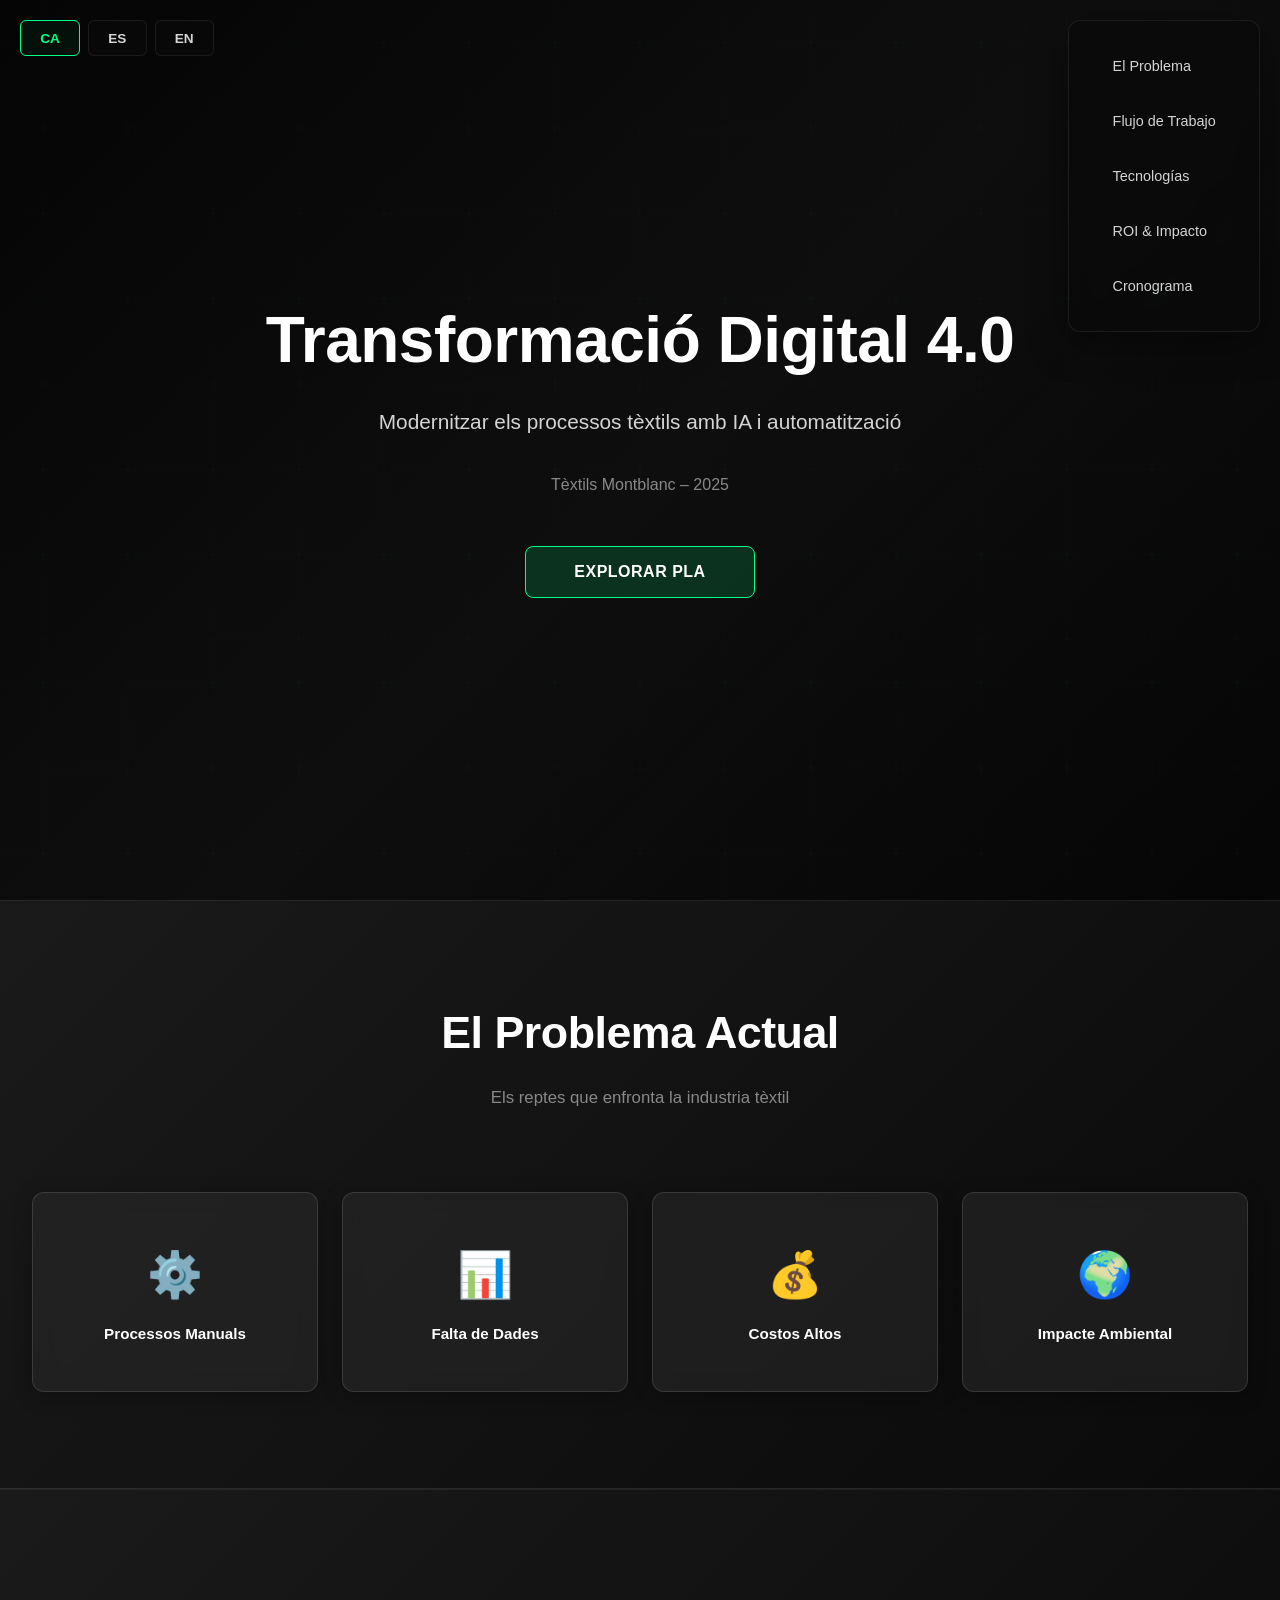
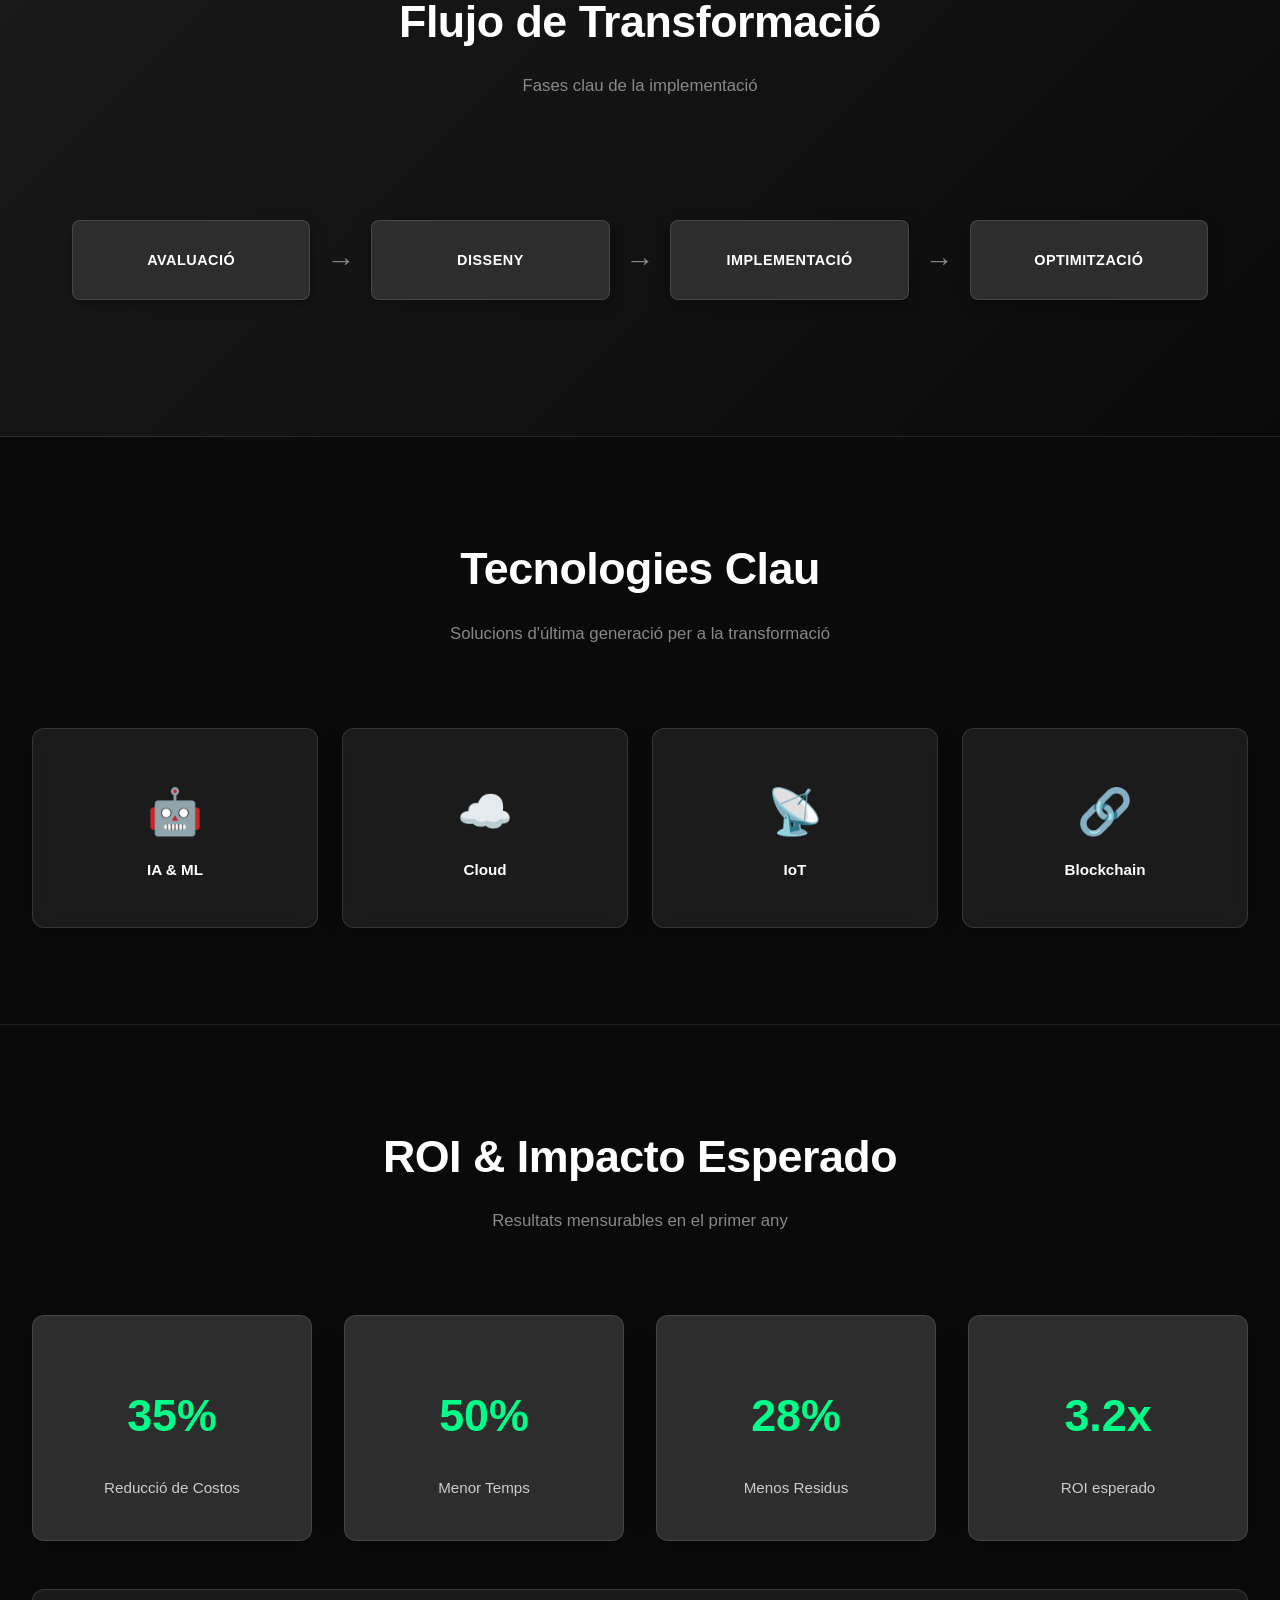
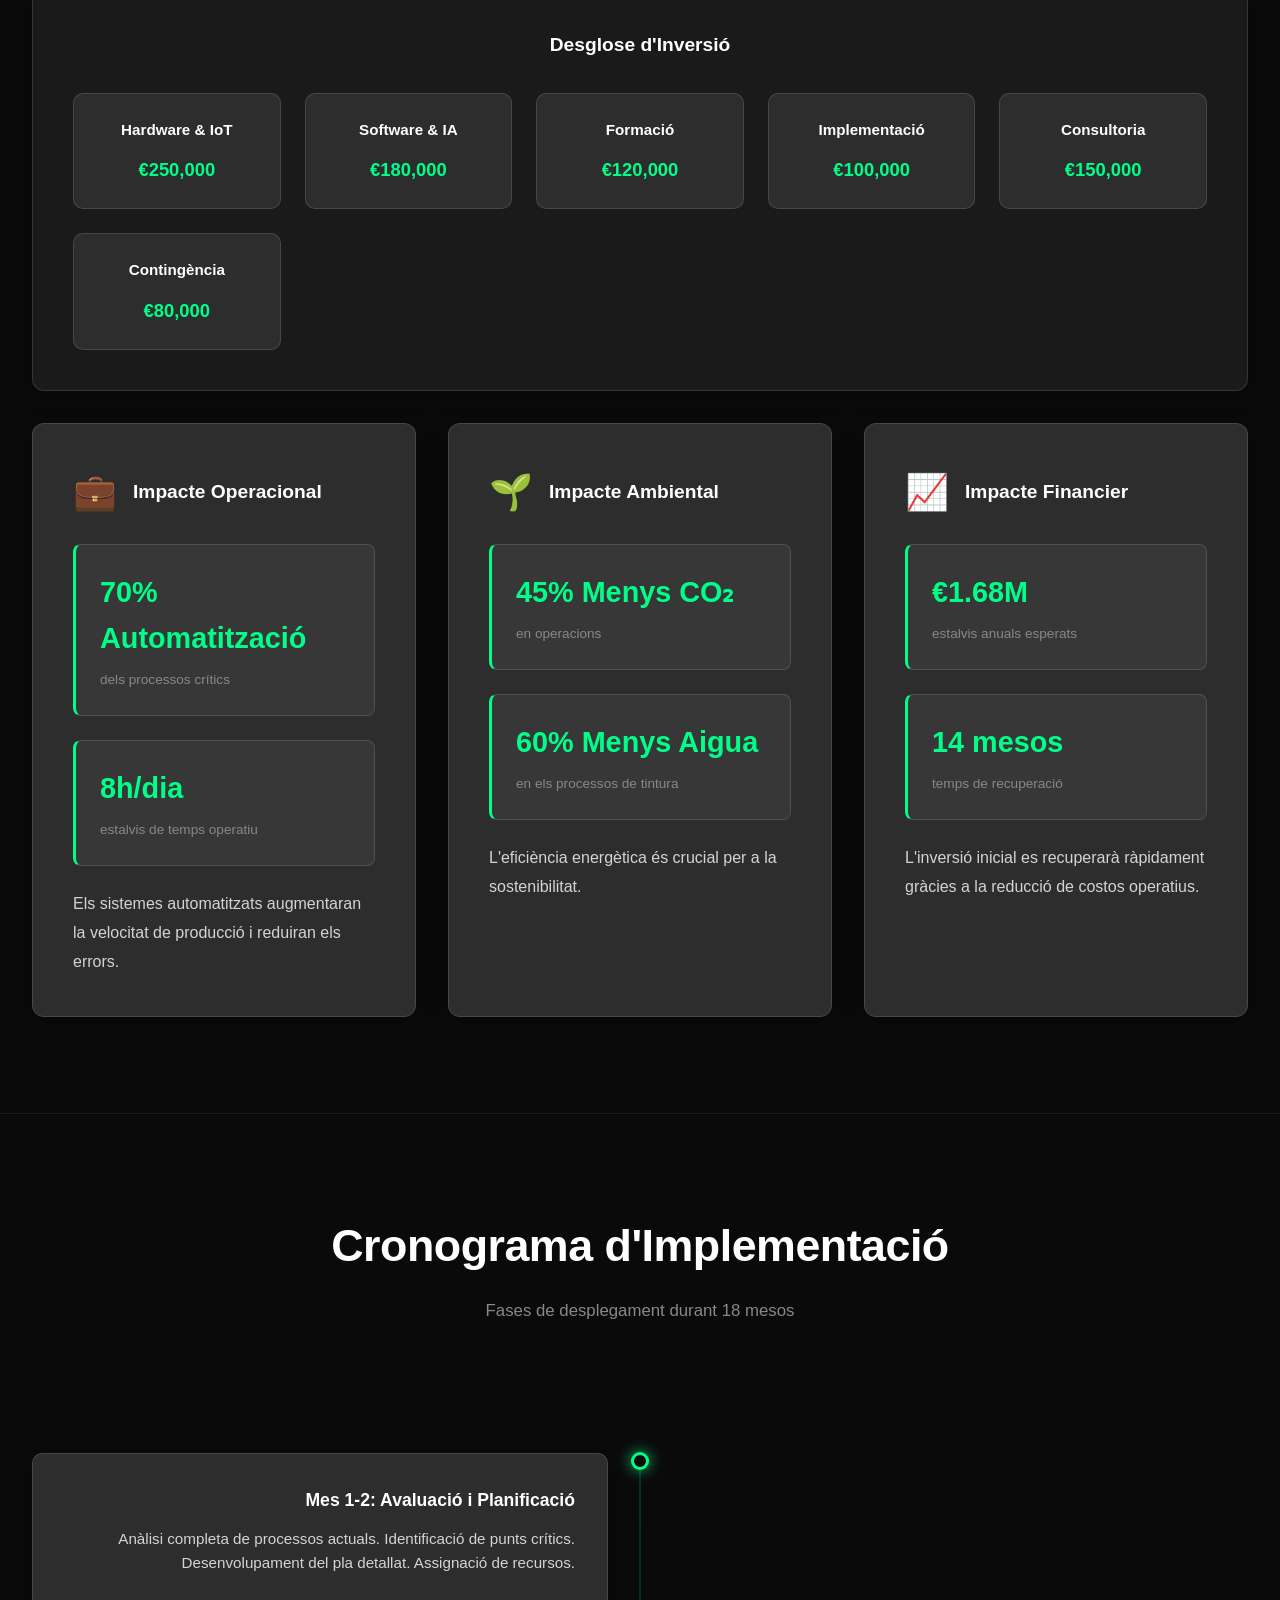
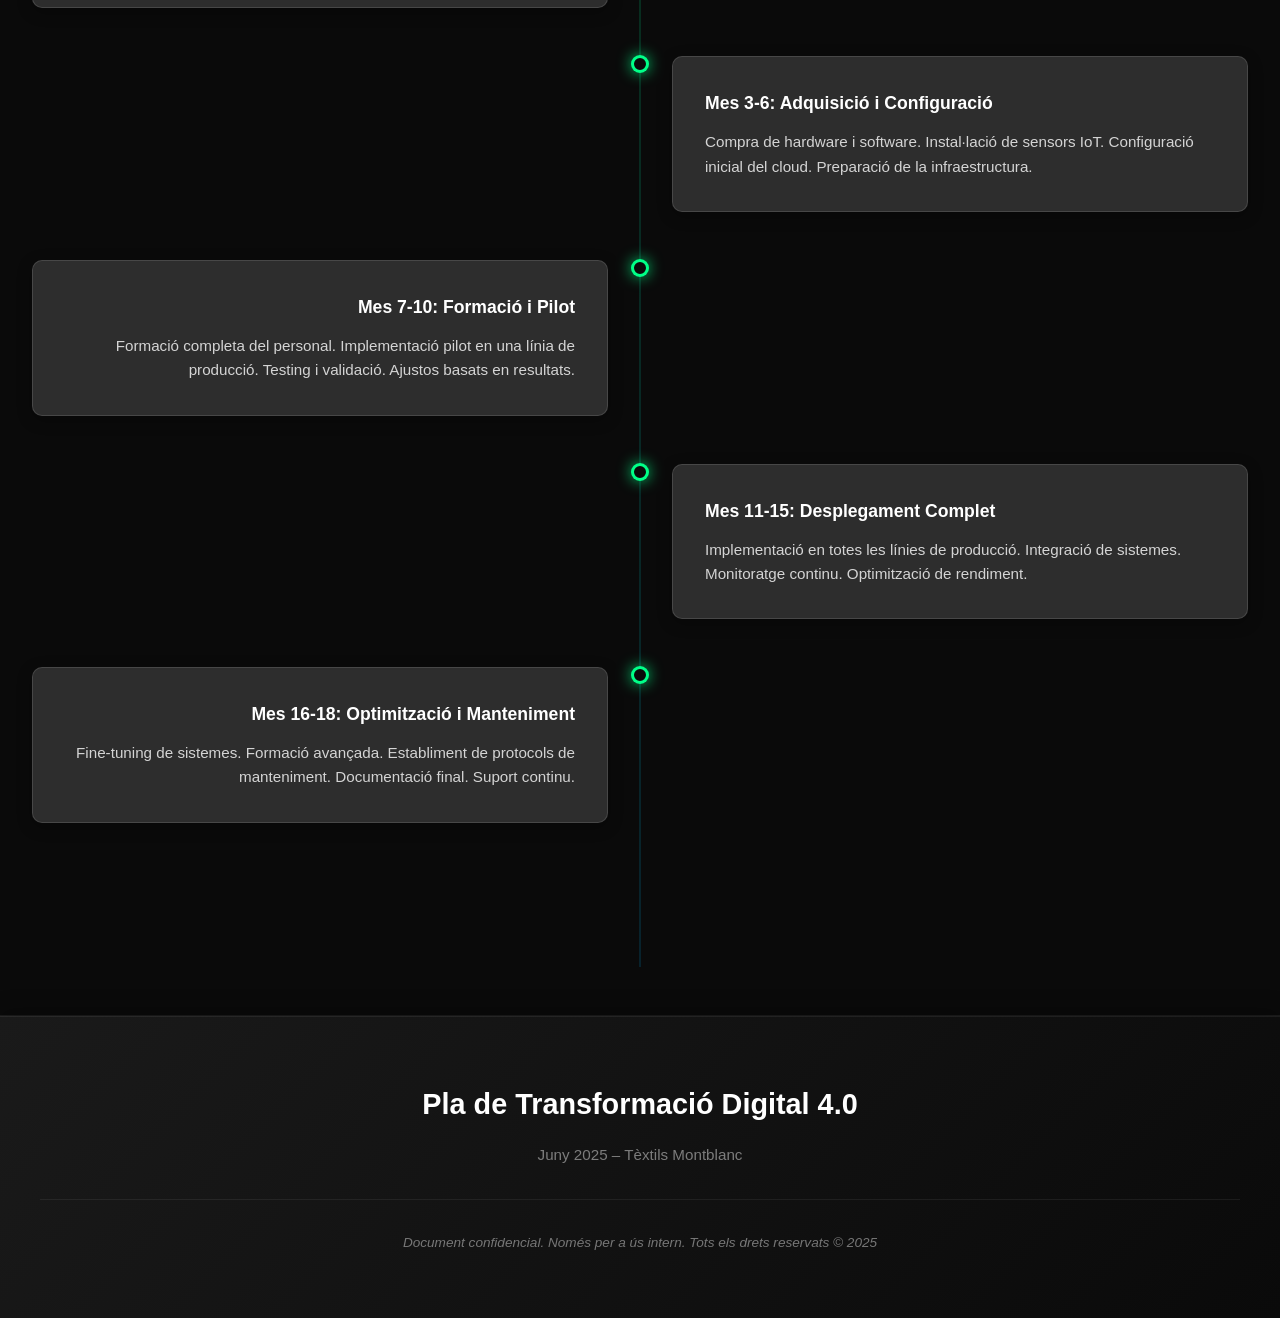
<file: Web pla de transformació.html>
<!DOCTYPE html>
<html lang="ca">
<head>
    <meta charset="UTF-8">
    <meta name="viewport" content="width=device-width, initial-scale=1.0">
    <title>Pla de Transformació Digital 4.0 – Tèxtils Montblanc</title>
    <style>
        * {
            margin: 0;
            padding: 0;
            box-sizing: border-box;
        }

        :root {
            --primary-dark: #0a0a0a;
            --primary-dark-lighter: #131313;
            --primary-gray: #1a1a1a;
            --secondary-gray: #2d2d2d;
            --tertiary-gray: #3d3d3d;
            --text-primary: #ffffff;
            --text-secondary: #d4d4d4;
            --text-tertiary: #888888;
            --accent-neon: #00FF88;
            --accent-neon-blue: #00AEEF;
            --border-color: rgba(255, 255, 255, 0.08);
            --border-color-light: rgba(255, 255, 255, 0.12);
        }

        html {
            scroll-behavior: smooth;
        }

        body {
            font-family: -apple-system, BlinkMacSystemFont, 'Segoe UI', 'Helvetica Neue', sans-serif;
            line-height: 1.6;
            color: var(--text-secondary);
            background: var(--primary-dark);
            overflow-x: hidden;
            position: relative;
        }

        /* ANIMATED BACKGROUND NETWORK */
        body::before {
            content: '';
            position: fixed;
            top: 0;
            left: 0;
            width: 100%;
            height: 100%;
            background-image: 
                radial-gradient(circle at 15% 30%, rgba(0, 255, 136, 0.04) 0%, transparent 40%),
                radial-gradient(circle at 85% 70%, rgba(0, 174, 239, 0.04) 0%, transparent 40%);
            pointer-events: none;
            z-index: 0;
        }

        /* Tech dots network - subtle background decoration */
        .neon-dots {
            position: fixed;
            top: 0;
            left: 0;
            width: 100%;
            height: 100%;
            overflow: hidden;
            pointer-events: none;
            z-index: 1;
        }

        .dot {
            position: absolute;
            width: 1.5px;
            height: 1.5px;
            background: var(--accent-neon);
            border-radius: 50%;
            opacity: 0.25;
            box-shadow: 0 0 8px var(--accent-neon);
        }

        .dot-connection {
            position: absolute;
            border: 0.5px solid;
            border-color: var(--accent-neon);
            opacity: 0.1;
        }

        @keyframes float-dot {
            0%, 100% { opacity: 0.15; }
            50% { opacity: 0.35; }
        }

        .dot {
            animation: float-dot 4s ease-in-out infinite;
        }

        .dot:nth-child(1) { animation-delay: 0s; }
        .dot:nth-child(3n) { animation-delay: 1s; }
        .dot:nth-child(5n) { animation-delay: 2s; }

        /* NAVIGATION STICKY */
        nav {
            position: fixed;
            top: 20px;
            right: 20px;
            background: rgba(10, 10, 10, 0.75);
            backdrop-filter: blur(12px);
            border: 1px solid var(--border-color);
            border-radius: 12px;
            padding: 1.5rem;
            z-index: 999;
            box-shadow: 0 10px 40px rgba(0, 0, 0, 0.4);
            max-height: 80vh;
            overflow-y: auto;
        }

        nav ul {
            display: flex;
            flex-direction: column;
            list-style: none;
            gap: 0.8rem;
        }

        nav a {
            color: var(--text-secondary);
            text-decoration: none;
            font-weight: 500;
            font-size: 0.9rem;
            transition: all 0.3s ease;
            display: block;
            padding: 0.6rem 1.2rem;
            border-radius: 8px;
            position: relative;
        }

        nav a::before {
            content: '';
            position: absolute;
            left: 0;
            top: 50%;
            transform: translateY(-50%);
            width: 2px;
            height: 0;
            background: var(--accent-neon);
            border-radius: 1px;
            transition: height 0.3s ease;
        }

        nav a:hover {
            color: var(--text-primary);
            background: rgba(255, 255, 255, 0.05);
        }

        nav a:hover::before {
            height: 18px;
        }

        @media (max-width: 768px) {
            nav {
                top: auto;
                bottom: 20px;
                right: 20px;
                padding: 1rem;
            }

            nav ul {
                gap: 0.5rem;
            }

            nav a {
                font-size: 0.85rem;
                padding: 0.5rem 1rem;
            }
        }

        /* ANIMATIONS */
        @keyframes fadeInDown {
            from {
                opacity: 0;
                transform: translateY(-30px);
            }
            to {
                opacity: 1;
                transform: translateY(0);
            }
        }

        @keyframes fadeInUp {
            from {
                opacity: 0;
                transform: translateY(20px);
            }
            to {
                opacity: 1;
                transform: translateY(0);
            }
        }

        @keyframes subtleFloat {
            0%, 100% { transform: translateY(0px); }
            50% { transform: translateY(8px); }
        }

        .fade-in {
            opacity: 0;
            animation: fadeInUp 0.8s ease-in-out forwards;
        }

        .fade-in:nth-child(2) {
            animation-delay: 0.2s;
        }

        .fade-in:nth-child(3) {
            animation-delay: 0.4s;
        }

        /* SECCIÓN HERO */
        .hero {
            position: relative;
            min-height: 100vh;
            display: flex;
            flex-direction: column;
            justify-content: center;
            align-items: center;
            text-align: center;
            padding: 4rem 2rem;
            overflow: hidden;
            background: linear-gradient(135deg, var(--primary-dark) 0%, var(--primary-gray) 50%, var(--primary-dark) 100%);
        }

        .hero::before {
            content: '';
            position: absolute;
            top: 0;
            left: 0;
            right: 0;
            bottom: 0;
            background: 
                linear-gradient(135deg, rgba(0, 0, 0, 0.6) 0%, rgba(0, 0, 0, 0.5) 100%),
                url('data:image/svg+xml,<svg xmlns="http://www.w3.org/2000/svg" viewBox="0 0 1200 600"><defs><pattern id="tech-grid" x="0" y="0" width="80" height="80" patternUnits="userSpaceOnUse"><circle cx="40" cy="40" r="1" fill="rgba(0,255,136,0.1)"/><line x1="40" y1="0" x2="40" y2="80" stroke="rgba(0,255,136,0.05)" stroke-width="0.5"/><line x1="0" y1="40" x2="80" y2="40" stroke="rgba(0,255,136,0.05)" stroke-width="0.5"/></pattern></defs><rect width="1200" height="600" fill="url(%23tech-grid)"/></svg>');
            opacity: 0.8;
            z-index: 1;
        }

        .hero-content {
            position: relative;
            z-index: 2;
            max-width: 900px;
        }

        .hero h1 {
            font-size: 4rem;
            margin-bottom: 1.5rem;
            font-weight: 700;
            letter-spacing: -0.5px;
            color: var(--text-primary);
            animation: fadeInDown 1s ease;
            line-height: 1.2;
        }

        .hero .subtitle {
            font-size: 1.3rem;
            margin-bottom: 2rem;
            max-width: 800px;
            line-height: 1.8;
            color: var(--text-secondary);
            animation: fadeInUp 1s ease 0.2s forwards;
            animation-fill-mode: both;
            font-weight: 300;
        }

        .hero .company-info {
            font-size: 1rem;
            margin-bottom: 3rem;
            color: var(--text-tertiary);
            animation: fadeInUp 1s ease 0.4s forwards;
            animation-fill-mode: both;
        }

        .cta-button {
            display: inline-block;
            background: rgba(0, 255, 136, 0.15);
            color: var(--text-primary);
            padding: 1rem 3rem;
            font-size: 1rem;
            font-weight: 600;
            border: 1.5px solid var(--accent-neon);
            border-radius: 8px;
            cursor: pointer;
            transition: all 0.3s ease;
            text-decoration: none;
            animation: fadeInUp 1s ease 0.6s forwards;
            animation-fill-mode: both;
            text-transform: uppercase;
            letter-spacing: 0.5px;
        }

        .cta-button:hover {
            background: var(--accent-neon);
            color: var(--primary-dark);
            transform: translateY(-3px);
            box-shadow: 0 10px 30px rgba(0, 255, 136, 0.15);
        }

        .cta-button:active {
            transform: translateY(-1px);
        }

        /* SECCIONES GENERALES */
        section {
            position: relative;
            padding: 6rem 2rem;
            max-width: 1300px;
            margin: 0 auto;
            min-height: auto;
            display: flex;
            flex-direction: column;
            justify-content: center;
            z-index: 2;
        }

        section h2 {
            font-size: 2.8rem;
            margin-bottom: 1rem;
            text-align: center;
            font-weight: 700;
            letter-spacing: -0.5px;
            color: var(--text-primary);
            animation: fadeInDown 0.8s ease;
        }

        section > p:first-of-type {
            text-align: center;
            color: var(--text-tertiary);
            margin-bottom: 3rem;
            font-size: 1.05rem;
            animation: fadeInUp 0.8s ease 0.2s forwards;
            animation-fill-mode: both;
            font-weight: 300;
        }

        section h3 {
            font-size: 1.2rem;
            color: var(--text-primary);
            margin-bottom: 1rem;
            font-weight: 600;
        }

        #problema,
        #flujo,
        #impacto {
            background: linear-gradient(135deg, var(--primary-gray) 0%, var(--primary-dark) 100%);
            border-top: 1px solid var(--border-color);
            border-bottom: 1px solid var(--border-color);
        }

        #tecnologias,
        #roi,
        #cronograma {
            background: var(--primary-dark);
            border-bottom: 1px solid var(--border-color);
        }

        /* TARJETAS INTERACTIVAS */
        .cards-grid-compact {
            display: grid;
            grid-template-columns: repeat(auto-fit, minmax(160px, 1fr));
            gap: 1.5rem;
            margin-top: 2rem;
        }

        .card-flip {
            perspective: 1000px;
            height: 200px;
            cursor: pointer;
            position: relative;
        }

        .card-flip-inner {
            position: relative;
            width: 100%;
            height: 100%;
            transition: transform 0.6s cubic-bezier(0.68, -0.55, 0.265, 1.55);
            transform-style: preserve-3d;
        }

        .card-flip.active .card-flip-inner {
            transform: rotateY(180deg);
        }

        .card-front,
        .card-back {
            position: absolute;
            width: 100%;
            height: 100%;
            backface-visibility: hidden;
            display: flex;
            flex-direction: column;
            align-items: center;
            justify-content: center;
            border-radius: 12px;
            padding: 1.5rem;
            text-align: center;
            background: var(--primary-gray);
            backdrop-filter: blur(10px);
            border: 1px solid var(--border-color-light);
            transition: all 0.3s ease;
        }

        .card-front {
            background: rgba(45, 45, 45, 0.5);
            border: 1px solid var(--border-color-light);
            box-shadow: 0 4px 20px rgba(0, 0, 0, 0.3);
        }

        .card-back {
            background: rgba(45, 45, 45, 0.5);
            border: 1px solid var(--border-color-light);
            transform: rotateY(180deg);
            box-shadow: 0 4px 20px rgba(0, 0, 0, 0.3);
        }

        .card-flip:hover .card-front,
        .card-flip:hover .card-back {
            box-shadow: 0 8px 30px rgba(0, 0, 0, 0.4);
            transform: translateY(-4px);
            border-color: var(--border-color-light);
        }

        .card-icon {
            font-size: 2.8rem;
            margin-bottom: 0.8rem;
        }

        .card-title {
            font-size: 0.95rem;
            font-weight: 600;
            line-height: 1.3;
            color: var(--text-primary);
        }

        .card-description {
            font-size: 0.8rem;
            line-height: 1.5;
            opacity: 0.95;
            color: var(--text-secondary);
        }

        /* FLOW DIAGRAM */
        .flow-diagram {
            background: transparent;
            padding: 2.5rem;
            margin-top: 2rem;
            overflow-x: auto;
        }

        .flow-container {
            display: flex;
            align-items: center;
            gap: 1rem;
            justify-content: center;
            flex-wrap: wrap;
        }

        .flow-box {
            background: var(--secondary-gray);
            color: var(--text-primary);
            padding: 1.5rem 1.2rem;
            border-radius: 8px;
            text-align: center;
            font-weight: 600;
            font-size: 0.9rem;
            min-width: 140px;
            flex: 1;
            min-height: 80px;
            display: flex;
            align-items: center;
            justify-content: center;
            box-shadow: 0 4px 15px rgba(0, 0, 0, 0.3);
            transition: all 0.3s ease;
            text-transform: uppercase;
            letter-spacing: 0.5px;
            border: 1px solid var(--border-color-light);
        }

        .flow-box:hover {
            transform: translateY(-4px);
            box-shadow: 0 8px 25px rgba(0, 0, 0, 0.4);
            background: var(--tertiary-gray);
        }

        .flow-arrow {
            color: var(--text-tertiary);
            font-size: 1.8rem;
            font-weight: bold;
            flex-shrink: 0;
        }

        @media (max-width: 1024px) {
            .flow-container {
                flex-direction: column;
                gap: 2rem;
            }

            .flow-arrow {
                transform: rotate(90deg);
            }
        }

        /* METRICS GRID */
        .metrics-grid {
            display: grid;
            grid-template-columns: repeat(auto-fit, minmax(250px, 1fr));
            gap: 2rem;
            margin-top: 2rem;
        }

        .metric-card {
            background: var(--secondary-gray);
            backdrop-filter: blur(10px);
            border: 1px solid var(--border-color-light);
            color: var(--text-primary);
            padding: 2.5rem 2rem;
            border-radius: 12px;
            text-align: center;
            box-shadow: 0 4px 20px rgba(0, 0, 0, 0.3);
            transition: all 0.3s ease;
        }

        .metric-card:hover {
            transform: translateY(-8px);
            box-shadow: 0 8px 35px rgba(0, 0, 0, 0.4);
            background: var(--tertiary-gray);
            border-color: var(--accent-neon);
        }

        .metric-value {
            font-size: 2.8rem;
            font-weight: 700;
            margin: 1.5rem 0;
            color: var(--accent-neon);
        }

        .metric-label {
            font-size: 0.95rem;
            opacity: 0.95;
            font-weight: 500;
            color: var(--text-secondary);
        }

        /* INVESTMENT BREAKDOWN */
        .investment-breakdown {
            background: var(--primary-gray);
            backdrop-filter: blur(10px);
            padding: 2.5rem;
            border-radius: 12px;
            margin-top: 3rem;
            border: 1px solid var(--border-color-light);
            box-shadow: 0 4px 20px rgba(0, 0, 0, 0.3);
        }

        .investment-breakdown h3 {
            text-align: center;
            margin-bottom: 2rem;
            color: var(--text-primary);
        }

        .desglose-grid {
            display: grid;
            grid-template-columns: repeat(auto-fit, minmax(180px, 1fr));
            gap: 1.5rem;
            text-align: center;
        }

        .desglose-item {
            background: var(--secondary-gray);
            padding: 1.5rem;
            border-radius: 10px;
            border: 1px solid var(--border-color-light);
            transition: all 0.3s ease;
        }

        .desglose-item:hover {
            background: var(--tertiary-gray);
            transform: translateY(-4px);
            box-shadow: 0 4px 15px rgba(0, 0, 0, 0.4);
        }

        .desglose-item strong {
            color: var(--text-primary);
            display: block;
            margin-bottom: 0.8rem;
            font-size: 0.95rem;
        }

        .desglose-item::after {
            content: attr(data-amount);
            display: block;
            color: var(--accent-neon);
            font-weight: 600;
            font-size: 1.15rem;
        }

        /* IMPACT COLUMNS */
        .impact-columns {
            display: grid;
            grid-template-columns: repeat(auto-fit, minmax(300px, 1fr));
            gap: 2rem;
            margin-top: 2rem;
        }

        .impact-column {
            background: var(--secondary-gray);
            backdrop-filter: blur(10px);
            padding: 2.5rem;
            border-radius: 12px;
            border: 1px solid var(--border-color-light);
            box-shadow: 0 4px 20px rgba(0, 0, 0, 0.3);
            transition: all 0.3s ease;
        }

        .impact-column:hover {
            transform: translateY(-8px);
            box-shadow: 0 8px 35px rgba(0, 0, 0, 0.4);
            background: var(--tertiary-gray);
        }

        .impact-column h3 {
            color: var(--text-primary);
            margin-bottom: 1.5rem;
            display: flex;
            align-items: center;
            gap: 1rem;
            font-size: 1.2rem;
        }

        .impact-icon {
            font-size: 2.2rem;
        }

        .impact-stat {
            background: rgba(255, 255, 255, 0.05);
            padding: 1.5rem;
            border-radius: 8px;
            margin-bottom: 1.5rem;
            border-left: 3px solid var(--accent-neon);
            border: 1px solid var(--border-color-light);
            border-left: 3px solid var(--accent-neon);
        }

        .impact-stat-value {
            font-size: 1.8rem;
            font-weight: 700;
            color: var(--accent-neon);
        }

        .impact-stat-label {
            font-size: 0.85rem;
            color: var(--text-tertiary);
            margin-top: 0.5rem;
        }

        .impact-column p {
            color: var(--text-secondary);
            line-height: 1.8;
        }

        /* TIMELINE */
        .timeline {
            position: relative;
            padding: 3rem 0;
            margin-top: 2rem;
        }

        .timeline::before {
            content: '';
            position: absolute;
            left: 50%;
            transform: translateX(-50%);
            width: 1px;
            height: 100%;
            background: linear-gradient(180deg, var(--accent-neon) 0%, var(--accent-neon-blue) 100%);
            opacity: 0.3;
        }

        .timeline-item {
            margin-bottom: 3rem;
            position: relative;
            animation: fadeInUp 0.8s ease forwards;
        }

        .timeline-item:nth-child(1) {
            animation-delay: 0.1s;
        }
        .timeline-item:nth-child(2) {
            animation-delay: 0.2s;
        }
        .timeline-item:nth-child(3) {
            animation-delay: 0.3s;
        }
        .timeline-item:nth-child(4) {
            animation-delay: 0.4s;
        }
        .timeline-item:nth-child(5) {
            animation-delay: 0.5s;
        }
        .timeline-item:nth-child(6) {
            animation-delay: 0.6s;
        }
        .timeline-item:nth-child(7) {
            animation-delay: 0.7s;
        }
        .timeline-item:nth-child(8) {
            animation-delay: 0.8s;
        }

        .timeline-item:nth-child(odd) .timeline-content {
            margin-left: 0;
            margin-right: auto;
            width: calc(50% - 2rem);
            text-align: right;
        }

        .timeline-item:nth-child(even) .timeline-content {
            margin-left: auto;
            margin-right: 0;
            width: calc(50% - 2rem);
            text-align: left;
        }

        .timeline-dot {
            position: absolute;
            left: 50%;
            top: 0;
            transform: translateX(-50%);
            width: 16px;
            height: 16px;
            background: var(--primary-dark);
            border: 2px solid var(--accent-neon);
            border-radius: 50%;
            z-index: 10;
            box-shadow: 0 0 0 1px var(--accent-neon), 0 0 15px var(--accent-neon);
            transition: all 0.3s ease;
        }

        .timeline-item:hover .timeline-dot {
            width: 24px;
            height: 24px;
            box-shadow: 0 0 0 1px var(--accent-neon), 0 0 20px var(--accent-neon);
        }

        .timeline-content {
            background: var(--secondary-gray);
            backdrop-filter: blur(10px);
            padding: 2rem;
            border-radius: 10px;
            border: 1px solid var(--border-color-light);
            box-shadow: 0 4px 15px rgba(0, 0, 0, 0.3);
            transition: all 0.3s ease;
        }

        .timeline-item:hover .timeline-content {
            background: var(--tertiary-gray);
            border-color: var(--accent-neon);
            box-shadow: 0 4px 25px rgba(0, 0, 0, 0.4);
        }

        .timeline-content h3 {
            color: var(--text-primary);
            margin-bottom: 0.8rem;
            font-size: 1.1rem;
        }

        .timeline-content p {
            font-size: 0.95rem;
            color: var(--text-secondary);
            line-height: 1.6;
        }

        .timeline-content strong {
            color: var(--accent-neon);
        }

        @media (max-width: 768px) {
            .timeline::before {
                left: 0;
            }

            .timeline-item:nth-child(odd) .timeline-content,
            .timeline-item:nth-child(even) .timeline-content {
                width: calc(100% - 3rem);
                margin-left: 3rem;
                margin-right: 0;
                text-align: left;
            }

            .timeline-dot {
                left: 0;
            }

            section {
                padding: 4rem 1.5rem;
            }

            section h2 {
                font-size: 2rem;
            }

            .hero h1 {
                font-size: 2.5rem;
            }
        }

        /* FOOTER */
        footer {
            background: linear-gradient(135deg, var(--primary-gray) 0%, var(--primary-dark) 100%);
            color: var(--text-secondary);
            padding: 4rem 2rem;
            text-align: center;
            border-top: 1px solid var(--border-color);
            box-shadow: 0 -4px 20px rgba(0, 0, 0, 0.3);
            position: relative;
            z-index: 2;
        }

        .footer-content {
            max-width: 1200px;
            margin: 0 auto;
        }

        .footer-logo {
            font-size: 1.8rem;
            font-weight: 700;
            margin-bottom: 1rem;
            color: var(--text-primary);
        }

        .footer-date {
            font-size: 0.95rem;
            opacity: 0.9;
            margin-bottom: 0.8rem;
            color: var(--text-tertiary);
        }

        .footer-disclaimer {
            font-size: 0.85rem;
            opacity: 0.85;
            margin-top: 2rem;
            padding-top: 2rem;
            border-top: 1px solid var(--border-color);
            font-style: italic;
            color: var(--text-tertiary);
        }

        /* LANGUAGE SELECTOR */
        .language-selector {
            position: fixed;
            top: 20px;
            left: 20px;
            z-index: 999;
            display: flex;
            gap: 0.5rem;
        }

        .lang-btn {
            background: rgba(10, 10, 10, 0.75);
            backdrop-filter: blur(12px);
            border: 1px solid var(--border-color);
            color: var(--text-secondary);
            padding: 0.6rem 1.2rem;
            border-radius: 6px;
            font-weight: 600;
            cursor: pointer;
            transition: all 0.3s ease;
            font-size: 0.85rem;
        }

        .lang-btn:hover {
            color: var(--text-primary);
            background: rgba(10, 10, 10, 0.85);
            border-color: var(--accent-neon);
        }

        .lang-btn.active {
            color: var(--accent-neon);
            border-color: var(--accent-neon);
            background: rgba(0, 255, 136, 0.05);
        }

        /* COOKIE BANNER */
        .cookie-banner {
            position: fixed;
            bottom: 20px;
            left: 20px;
            background: rgba(10, 10, 10, 0.85);
            backdrop-filter: blur(12px);
            border: 1px solid var(--border-color-light);
            border-radius: 12px;
            padding: 1.5rem;
            max-width: 350px;
            z-index: 998;
            box-shadow: 0 4px 30px rgba(0, 0, 0, 0.5);
            animation: slideIn 0.5s ease;
        }

        @keyframes slideIn {
            from {
                transform: translateX(-100%);
                opacity: 0;
            }
            to {
                transform: translateX(0);
                opacity: 1;
            }
        }

        .cookie-banner.hidden {
            animation: slideOut 0.5s ease forwards;
        }

        @keyframes slideOut {
            to {
                transform: translateX(-120%);
                opacity: 0;
            }
        }

        .cookie-banner h4 {
            color: var(--text-primary);
            margin-bottom: 0.8rem;
            font-size: 0.95rem;
        }

        .cookie-banner p {
            color: var(--text-secondary);
            font-size: 0.85rem;
            margin-bottom: 1.2rem;
            line-height: 1.5;
        }

        .cookie-buttons {
            display: flex;
            gap: 0.8rem;
        }

        .cookie-btn {
            flex: 1;
            padding: 0.7rem 1rem;
            border: none;
            border-radius: 6px;
            font-weight: 600;
            font-size: 0.85rem;
            cursor: pointer;
            transition: all 0.3s ease;
            text-transform: uppercase;
            letter-spacing: 0.5px;
        }

        .cookie-btn-accept {
            background: var(--accent-neon);
            color: var(--primary-dark);
        }

        .cookie-btn-accept:hover {
            box-shadow: 0 4px 15px rgba(0, 255, 136, 0.2);
            transform: translateY(-2px);
        }

        .cookie-btn-reject {
            background: transparent;
            color: var(--text-secondary);
            border: 1px solid var(--border-color-light);
        }

        .cookie-btn-reject:hover {
            background: rgba(255, 255, 255, 0.05);
            color: var(--text-primary);
            border-color: var(--accent-neon);
        }

        @media (max-width: 480px) {
            .cookie-banner {
                max-width: calc(100vw - 40px);
                bottom: 10px;
                left: 10px;
            }

            .cookie-buttons {
                flex-direction: column;
            }
        }

        /* HIDDEN LANGUAGE CONTENT */
        .lang-content {
            display: none;
        }

        .lang-content.active {
            display: block;
        }
    </style>
</head>
<body>
    <!-- Animated background network decoration -->
    <div class="neon-dots" id="networkDots"></div>

    <!-- Language Selector -->
    <div class="language-selector">
        <button class="lang-btn active" onclick="setLanguage('ca')">CA</button>
        <button class="lang-btn" onclick="setLanguage('es')">ES</button>
        <button class="lang-btn" onclick="setLanguage('en')">EN</button>
    </div>

    <!-- Navigation -->
    <nav>
        <ul>
            <li><a href="#problema" data-ca="El Problema" data-es="El Problema" data-en="The Problem">El Problema</a></li>
            <li><a href="#flujo" data-ca="Flujo de Trabajo" data-es="Flujo de Trabajo" data-en="Workflow">Flujo de Trabajo</a></li>
            <li><a href="#tecnologias" data-ca="Tecnologías" data-es="Tecnologías" data-en="Technologies">Tecnologías</a></li>
            <li><a href="#roi" data-ca="ROI & Impacto" data-es="ROI & Impacto" data-en="ROI & Impact">ROI & Impacto</a></li>
            <li><a href="#cronograma" data-ca="Cronograma" data-es="Cronograma" data-en="Timeline">Cronograma</a></li>
        </ul>
    </nav>

    <!-- HERO SECTION -->
    <section class="hero" id="inicio">
        <div class="hero-content">
            <h1 data-ca="Transformació Digital 4.0" data-es="Transformación Digital 4.0" data-en="Digital Transformation 4.0">Transformació Digital 4.0</h1>
            <p class="subtitle" data-ca="Modernitzar els processos tèxtils amb IA i automatització" data-es="Modernizar los procesos textiles con IA y automatización" data-en="Modernize textile processes with AI and automation">Modernitzar els processos tèxtils amb IA i automatització</p>
            <p class="company-info" data-ca="Tèxtils Montblanc – 2025" data-es="Tèxtils Montblanc – 2025" data-en="Tèxtils Montblanc – 2025">Tèxtils Montblanc – 2025</p>
            <button class="cta-button" onclick="document.getElementById('problema').scrollIntoView({behavior: 'smooth'})" data-ca="Explorar Pla" data-es="Explorar Plan" data-en="Explore Plan">Explorar Pla</button>
        </div>
    </section>

    <!-- SECCIÓN: EL PROBLEMA -->
    <section id="problema">
        <h2 data-ca="El Problema Actual" data-es="El Problema Actual" data-en="The Current Problem">El Problema Actual</h2>
        <p data-ca="Els reptes que enfronta la industria tèxtil" data-es="Los retos que enfrenta la industria textil" data-en="The challenges facing the textile industry">Els reptes que enfronta la industria tèxtil</p>
        
        <div class="cards-grid-compact">
            <div class="card-flip" onclick="this.classList.toggle('active')">
                <div class="card-flip-inner">
                    <div class="card-front">
                        <div class="card-icon">⚙️</div>
                        <div class="card-title" data-ca="Processos Manuals" data-es="Procesos Manuales" data-en="Manual Processes">Processos Manuals</div>
                    </div>
                    <div class="card-back">
                        <div class="card-description" data-ca="El 70% dels processos son manuals i lents" data-es="El 70% de los procesos son manuales y lentos" data-en="70% of processes are manual and slow">El 70% dels processos son manuals i lents</div>
                    </div>
                </div>
            </div>

            <div class="card-flip" onclick="this.classList.toggle('active')">
                <div class="card-flip-inner">
                    <div class="card-front">
                        <div class="card-icon">📊</div>
                        <div class="card-title" data-ca="Falta de Dades" data-es="Falta de Datos" data-en="Data Shortage">Falta de Dades</div>
                    </div>
                    <div class="card-back">
                        <div class="card-description" data-ca="No existeix seguiment en temps real" data-es="No existe seguimiento en tiempo real" data-en="No real-time tracking exists">No existeix seguiment en temps real</div>
                    </div>
                </div>
            </div>

            <div class="card-flip" onclick="this.classList.toggle('active')">
                <div class="card-flip-inner">
                    <div class="card-front">
                        <div class="card-icon">💰</div>
                        <div class="card-title" data-ca="Costos Altos" data-es="Costos Altos" data-en="High Costs">Costos Altos</div>
                    </div>
                    <div class="card-back">
                        <div class="card-description" data-ca="Els residus representen el 15% de la producció" data-es="Los residuos representan el 15% de la producción" data-en="Waste represents 15% of production">Els residus representen el 15% de la producció</div>
                    </div>
                </div>
            </div>

            <div class="card-flip" onclick="this.classList.toggle('active')">
                <div class="card-flip-inner">
                    <div class="card-front">
                        <div class="card-icon">🌍</div>
                        <div class="card-title" data-ca="Impacte Ambiental" data-es="Impacto Ambiental" data-en="Environmental Impact">Impacte Ambiental</div>
                    </div>
                    <div class="card-back">
                        <div class="card-description" data-ca="Emissions de CO₂ i consum excessiu d'aigua" data-es="Emisiones de CO₂ y consumo excesivo de agua" data-en="CO₂ emissions and excessive water use">Emissions de CO₂ i consum excessiu d'aigua</div>
                    </div>
                </div>
            </div>
        </div>
    </section>

    <!-- SECCIÓN: FLUJO DE TRABAJO -->
    <section id="flujo">
        <h2 data-ca="Flujo de Transformació" data-es="Flujo de Transformación" data-en="Transformation Flow">Flujo de Transformació</h2>
        <p data-ca="Fases clau de la implementació" data-es="Fases clave de la implementación" data-en="Key implementation phases">Fases clau de la implementació</p>
        
        <div class="flow-diagram">
            <div class="flow-container">
                <div class="flow-box" data-ca="Avaluació" data-es="Evaluación" data-en="Assessment">Avaluació</div>
                <div class="flow-arrow">→</div>
                <div class="flow-box" data-ca="Disseny" data-es="Diseño" data-en="Design">Disseny</div>
                <div class="flow-arrow">→</div>
                <div class="flow-box" data-ca="Implementació" data-es="Implementación" data-en="Implementation">Implementació</div>
                <div class="flow-arrow">→</div>
                <div class="flow-box" data-ca="Optimització" data-es="Optimización" data-en="Optimization">Optimització</div>
            </div>
        </div>
    </section>

    <!-- SECCIÓN: TECNOLOGÍAS -->
    <section id="tecnologias">
        <h2 data-ca="Tecnologies Clau" data-es="Tecnologías Clave" data-en="Key Technologies">Tecnologies Clau</h2>
        <p data-ca="Solucions d'última generació per a la transformació" data-es="Soluciones de última generación para la transformación" data-en="Next-generation solutions for transformation">Solucions d'última generació per a la transformació</p>
        
        <div class="cards-grid-compact">
            <div class="card-flip" onclick="this.classList.toggle('active')">
                <div class="card-flip-inner">
                    <div class="card-front">
                        <div class="card-icon">🤖</div>
                        <div class="card-title" data-ca="IA & ML" data-es="IA y ML" data-en="AI & ML">IA & ML</div>
                    </div>
                    <div class="card-back">
                        <div class="card-description" data-ca="Predicció i control de qualitat automàtic" data-es="Predicción y control de calidad automático" data-en="Prediction and automatic quality control">Predicció i control de qualitat automàtic</div>
                    </div>
                </div>
            </div>

            <div class="card-flip" onclick="this.classList.toggle('active')">
                <div class="card-flip-inner">
                    <div class="card-front">
                        <div class="card-icon">☁️</div>
                        <div class="card-title" data-ca="Cloud" data-es="Cloud" data-en="Cloud">Cloud</div>
                    </div>
                    <div class="card-back">
                        <div class="card-description" data-ca="Infraestructura escalable i segura" data-es="Infraestructura escalable y segura" data-en="Scalable and secure infrastructure">Infraestructura escalable i segura</div>
                    </div>
                </div>
            </div>

            <div class="card-flip" onclick="this.classList.toggle('active')">
                <div class="card-flip-inner">
                    <div class="card-front">
                        <div class="card-icon">📡</div>
                        <div class="card-title" data-ca="IoT" data-es="IoT" data-en="IoT">IoT</div>
                    </div>
                    <div class="card-back">
                        <div class="card-description" data-ca="Sensors i monitorització en temps real" data-es="Sensores y monitorización en tiempo real" data-en="Sensors and real-time monitoring">Sensors i monitorització en temps real</div>
                    </div>
                </div>
            </div>

            <div class="card-flip" onclick="this.classList.toggle('active')">
                <div class="card-flip-inner">
                    <div class="card-front">
                        <div class="card-icon">🔗</div>
                        <div class="card-title" data-ca="Blockchain" data-es="Blockchain" data-en="Blockchain">Blockchain</div>
                    </div>
                    <div class="card-back">
                        <div class="card-description" data-ca="Transparència en la cadena de subministrament" data-es="Transparencia en la cadena de suministro" data-en="Supply chain transparency">Transparència en la cadena de subministrament</div>
                    </div>
                </div>
            </div>
        </div>
    </section>

    <!-- SECCIÓN: ROI & IMPACTO -->
    <section id="roi">
        <h2 data-ca="ROI & Impacto Esperado" data-es="ROI e Impacto Esperado" data-en="Expected ROI & Impact">ROI & Impacto Esperado</h2>
        <p data-ca="Resultats mensurables en el primer any" data-es="Resultados medibles en el primer año" data-en="Measurable results in the first year">Resultats mensurables en el primer any</p>
        
        <div class="metrics-grid">
            <div class="metric-card">
                <div class="metric-value">35%</div>
                <div class="metric-label" data-ca="Reducció de Costos" data-es="Reducción de Costos" data-en="Cost Reduction">Reducció de Costos</div>
            </div>
            <div class="metric-card">
                <div class="metric-value">50%</div>
                <div class="metric-label" data-ca="Menor Temps" data-es="Menor Tiempo" data-en="Less Time">Menor Temps</div>
            </div>
            <div class="metric-card">
                <div class="metric-value">28%</div>
                <div class="metric-label" data-ca="Menos Residus" data-es="Menos Residuos" data-en="Less Waste">Menos Residus</div>
            </div>
            <div class="metric-card">
                <div class="metric-value">3.2x</div>
                <div class="metric-label" data-ca="ROI esperado" data-es="ROI esperado" data-en="Expected ROI">ROI esperado</div>
            </div>
        </div>

        <div class="investment-breakdown">
            <h3 data-ca="Desglose d'Inversió" data-es="Desglose de Inversión" data-en="Investment Breakdown">Desglose d'Inversió</h3>
            <div class="desglose-grid">
                <div class="desglose-item" data-amount="€250,000">
                    <strong data-ca="Hardware & IoT" data-es="Hardware e IoT" data-en="Hardware & IoT">Hardware & IoT</strong>
                </div>
                <div class="desglose-item" data-amount="€180,000">
                    <strong data-ca="Software & IA" data-es="Software e IA" data-en="Software & AI">Software & IA</strong>
                </div>
                <div class="desglose-item" data-amount="€120,000">
                    <strong data-ca="Formació" data-es="Capacitación" data-en="Training">Formació</strong>
                </div>
                <div class="desglose-item" data-amount="€100,000">
                    <strong data-ca="Implementació" data-es="Implementación" data-en="Implementation">Implementació</strong>
                </div>
                <div class="desglose-item" data-amount="€150,000">
                    <strong data-ca="Consultoria" data-es="Consultoría" data-en="Consulting">Consultoria</strong>
                </div>
                <div class="desglose-item" data-amount="€80,000">
                    <strong data-ca="Contingència" data-es="Contingencia" data-en="Contingency">Contingència</strong>
                </div>
            </div>
        </div>

        <div class="impact-columns">
            <div class="impact-column">
                <h3><span class="impact-icon">💼</span><span data-ca="Impacte Operacional" data-es="Impacto Operacional" data-en="Operational Impact">Impacte Operacional</span></h3>
                <div class="impact-stat">
                    <div class="impact-stat-value" data-ca="70% Automatització" data-es="70% Automatización" data-en="70% Automation">70% Automatització</div>
                    <div class="impact-stat-label" data-ca="dels processos crítics" data-es="de los procesos críticos" data-en="of critical processes">dels processos crítics</div>
                </div>
                <div class="impact-stat">
                    <div class="impact-stat-value" data-ca="8h/dia" data-es="8h/día" data-en="8h/day">8h/dia</div>
                    <div class="impact-stat-label" data-ca="estalvis de temps operatiu" data-es="ahorros de tiempo operativo" data-en="operational time savings">estalvis de temps operatiu</div>
                </div>
                <p data-ca="Els sistemes automatitzats augmentaran la velocitat de producció i reduiran els errors." data-es="Los sistemas automatizados aumentarán la velocidad de producción y reducirán los errores." data-en="Automated systems will increase production speed and reduce errors.">Els sistemes automatitzats augmentaran la velocitat de producció i reduiran els errors.</p>
            </div>

            <div class="impact-column">
                <h3><span class="impact-icon">🌱</span><span data-ca="Impacte Ambiental" data-es="Impacto Ambiental" data-en="Environmental Impact">Impacte Ambiental</span></h3>
                <div class="impact-stat">
                    <div class="impact-stat-value" data-ca="45% Menys CO₂" data-es="45% Menos CO₂" data-en="45% Less CO₂">45% Menys CO₂</div>
                    <div class="impact-stat-label" data-ca="en operacions" data-es="en operaciones" data-en="in operations">en operacions</div>
                </div>
                <div class="impact-stat">
                    <div class="impact-stat-value" data-ca="60% Menys Aigua" data-es="60% Menos Agua" data-en="60% Less Water">60% Menys Aigua</div>
                    <div class="impact-stat-label" data-ca="en els processos de tintura" data-es="en los procesos de tintura" data-en="in dyeing processes">en els processos de tintura</div>
                </div>
                <p data-ca="L'eficiència energètica és crucial per a la sostenibilitat." data-es="La eficiencia energética es crucial para la sostenibilidad." data-en="Energy efficiency is crucial for sustainability.">L'eficiència energètica és crucial per a la sostenibilitat.</p>
            </div>

            <div class="impact-column">
                <h3><span class="impact-icon">📈</span><span data-ca="Impacte Financier" data-es="Impacto Financiero" data-en="Financial Impact">Impacte Financier</span></h3>
                <div class="impact-stat">
                    <div class="impact-stat-value" data-ca="€1.68M" data-es="€1.68M" data-en="€1.68M">€1.68M</div>
                    <div class="impact-stat-label" data-ca="estalvis anuals esperats" data-es="ahorros anuales esperados" data-en="expected annual savings">estalvis anuals esperats</div>
                </div>
                <div class="impact-stat">
                    <div class="impact-stat-value" data-ca="14 mesos" data-es="14 meses" data-en="14 months">14 mesos</div>
                    <div class="impact-stat-label" data-ca="temps de recuperació" data-es="tiempo de recuperación" data-en="payback period">temps de recuperació</div>
                </div>
                <p data-ca="L'inversió inicial es recuperarà ràpidament gràcies a la reducció de costos operatius." data-es="La inversión inicial se recuperará rápidamente gracias a la reducción de costos operativos." data-en="The initial investment will be recovered quickly through operational cost reduction.">L'inversió inicial es recuperarà ràpidament gràcies a la reducció de costos operatius.</p>
            </div>
        </div>
    </section>

    <!-- SECCIÓN: CRONOGRAMA -->
    <section id="cronograma">
        <h2 data-ca="Cronograma d'Implementació" data-es="Cronograma de Implementación" data-en="Implementation Timeline">Cronograma d'Implementació</h2>
        <p data-ca="Fases de desplegament durant 18 mesos" data-es="Fases de despliegue durante 18 meses" data-en="Deployment phases over 18 months">Fases de desplegament durant 18 mesos</p>

        <div class="timeline">
            <div class="timeline-item">
                <div class="timeline-dot"></div>
                <div class="timeline-content">
                    <h3 data-ca="Mes 1-2: Avaluació i Planificació" data-es="Mes 1-2: Evaluación y Planificación" data-en="Month 1-2: Assessment & Planning">Mes 1-2: Avaluació i Planificació</h3>
                    <p data-ca="Anàlisi completa de processos actuals. Identificació de punts crítics. Desenvolupament del pla detallat. Assignació de recursos." data-es="Análisis completo de procesos actuales. Identificación de puntos críticos. Desarrollo del plan detallado. Asignación de recursos." data-en="Complete analysis of current processes. Identification of critical points. Detailed plan development. Resource allocation.">Anàlisi completa de processos actuals. Identificació de punts crítics. Desenvolupament del pla detallat. Assignació de recursos.</p>
                </div>
            </div>

            <div class="timeline-item">
                <div class="timeline-dot"></div>
                <div class="timeline-content">
                    <h3 data-ca="Mes 3-6: Adquisició i Configuració" data-es="Mes 3-6: Adquisición y Configuración" data-en="Month 3-6: Procurement & Setup">Mes 3-6: Adquisició i Configuració</h3>
                    <p data-ca="Compra de hardware i software. Instal·lació de sensors IoT. Configuració inicial del cloud. Preparació de la infraestructura." data-es="Compra de hardware y software. Instalación de sensores IoT. Configuración inicial de la nube. Preparación de la infraestructura." data-en="Hardware and software purchase. IoT sensor installation. Initial cloud configuration. Infrastructure preparation.">Compra de hardware i software. Instal·lació de sensors IoT. Configuració inicial del cloud. Preparació de la infraestructura.</p>
                </div>
            </div>

            <div class="timeline-item">
                <div class="timeline-dot"></div>
                <div class="timeline-content">
                    <h3 data-ca="Mes 7-10: Formació i Pilot" data-es="Mes 7-10: Capacitación y Piloto" data-en="Month 7-10: Training & Pilot">Mes 7-10: Formació i Pilot</h3>
                    <p data-ca="Formació completa del personal. Implementació pilot en una línia de producció. Testing i validació. Ajustos basats en resultats." data-es="Capacitación completa del personal. Implementación piloto en una línea de producción. Pruebas y validación. Ajustes basados en resultados." data-en="Complete staff training. Pilot implementation in one production line. Testing and validation. Adjustments based on results.">Formació completa del personal. Implementació pilot en una línia de producció. Testing i validació. Ajustos basats en resultats.</p>
                </div>
            </div>

            <div class="timeline-item">
                <div class="timeline-dot"></div>
                <div class="timeline-content">
                    <h3 data-ca="Mes 11-15: Desplegament Complet" data-es="Mes 11-15: Despliegue Completo" data-en="Month 11-15: Full Deployment">Mes 11-15: Desplegament Complet</h3>
                    <p data-ca="Implementació en totes les línies de producció. Integració de sistemes. Monitoratge continu. Optimització de rendiment." data-es="Implementación en todas las líneas de producción. Integración de sistemas. Monitoreo continuo. Optimización del rendimiento." data-en="Implementation across all production lines. System integration. Continuous monitoring. Performance optimization.">Implementació en totes les línies de producció. Integració de sistemes. Monitoratge continu. Optimització de rendiment.</p>
                </div>
            </div>

            <div class="timeline-item">
                <div class="timeline-dot"></div>
                <div class="timeline-content">
                    <h3 data-ca="Mes 16-18: Optimització i Manteniment" data-es="Mes 16-18: Optimización y Mantenimiento" data-en="Month 16-18: Optimization & Maintenance">Mes 16-18: Optimització i Manteniment</h3>
                    <p data-ca="Fine-tuning de sistemes. Formació avançada. Establiment de protocols de manteniment. Documentació final. Suport continu." data-es="Ajuste fino de sistemas. Capacitación avanzada. Establecimiento de protocolos de mantenimiento. Documentación final. Soporte continuo." data-en="Fine-tuning of systems. Advanced training. Maintenance protocol establishment. Final documentation. Ongoing support.">Fine-tuning de sistemes. Formació avançada. Establiment de protocols de manteniment. Documentació final. Suport continu.</p>
                </div>
            </div>
        </div>
    </section>

    <!-- FOOTER -->
    <footer>
        <div class="footer-content">
            <div class="footer-logo" data-ca="Pla de Transformació Digital 4.0" data-es="Plan de Transformación Digital 4.0" data-en="Digital Transformation Plan 4.0">Pla de Transformació Digital 4.0</div>
            <div class="footer-date" data-ca="Juny 2025 – Tèxtils Montblanc" data-es="Junio 2025 – Tèxtils Montblanc" data-en="June 2025 – Tèxtils Montblanc">Juny 2025 – Tèxtils Montblanc</div>
            <div class="footer-disclaimer" data-ca="Document confidencial. Només per a ús intern. Tots els drets reservats © 2025" data-es="Documento confidencial. Solo para uso interno. Todos los derechos reservados © 2025" data-en="Confidential document. Internal use only. All rights reserved © 2025">Document confidencial. Només per a ús intern. Tots els drets reservats © 2025</div>
        </div>
    </footer>

    <script>
        // Language system
        const translations = {
            ca: {},
            es: {},
            en: {}
        };

        // Initialize language system
        function initLanguageSystem() {
            // Get all elements with data attributes
            document.querySelectorAll('[data-ca]').forEach(element => {
                const ca = element.getAttribute('data-ca');
                const es = element.getAttribute('data-es');
                const en = element.getAttribute('data-en');
                
                if (ca) translations.ca[ca] = ca;
                if (es) translations.es[es] = es;
                if (en) translations.en[en] = en;
            });

            // Load saved language or default to Catalan
            const savedLanguage = localStorage.getItem('selectedLanguage') || 'ca';
            setLanguage(savedLanguage);
        }

        function setLanguage(lang) {
            // Validate language
            if (!['ca', 'es', 'en'].includes(lang)) {
                lang = 'ca';
            }

            // Update active button
            document.querySelectorAll('.lang-btn').forEach(btn => {
                btn.classList.remove('active');
            });
            document.querySelector(`[onclick="setLanguage('${lang}')"]`).classList.add('active');

            // Update page language attribute
            document.documentElement.lang = lang;

            // Update all translatable content
            document.querySelectorAll('[data-ca]').forEach(element => {
                const text = element.getAttribute(`data-${lang}`);
                if (text) {
                    if (element.textContent && !element.querySelector('*')) {
                        element.textContent = text;
                    } else {
                        // For elements with children, update only the direct text
                        const textNodes = Array.from(element.childNodes).filter(
                            node => node.nodeType === Node.TEXT_NODE
                        );
                        if (textNodes.length > 0) {
                            textNodes[0].textContent = text;
                        } else {
                            element.textContent = text;
                        }
                    }
                }
            });

            // Update page title
            const titleElement = document.querySelector('title');
            const titleText = {
                ca: 'Pla de Transformació Digital 4.0 – Tèxtils Montblanc',
                es: 'Plan de Transformación Digital 4.0 – Tèxtils Montblanc',
                en: 'Digital Transformation Plan 4.0 – Tèxtils Montblanc'
            };
            if (titleElement) {
                titleElement.textContent = titleText[lang];
            }

            // Save preference
            localStorage.setItem('selectedLanguage', lang);
        }

        // Network background generation
        function generateNetworkBackground() {
            const container = document.getElementById('networkDots');
            if (!container) return;

            container.innerHTML = '';
            
            // Generate random dots
            const dotCount = Math.floor(window.innerWidth / 50);
            const dots = [];

            for (let i = 0; i < dotCount; i++) {
                const dot = document.createElement('div');
                dot.className = 'dot';
                const x = Math.random() * 100;
                const y = Math.random() * 100;
                dot.style.left = x + '%';
                dot.style.top = y + '%';
                container.appendChild(dot);
                dots.push({ x, y, element: dot });
            }

            // Create connections between nearby dots
            for (let i = 0; i < dots.length; i++) {
                for (let j = i + 1; j < dots.length; j++) {
                    const dx = dots[i].x - dots[j].x;
                    const dy = dots[i].y - dots[j].y;
                    const distance = Math.sqrt(dx * dx + dy * dy);

                    if (distance < 20) {
                        const connection = document.createElement('div');
                        connection.className = 'dot-connection';
                        
                        const angle = Math.atan2(dy, dx);
                        const connectionX = (dots[i].x + dots[j].x) / 2;
                        const connectionY = (dots[i].y + dots[j].y) / 2;
                        
                        connection.style.left = connectionX + '%';
                        connection.style.top = connectionY + '%';
                        connection.style.width = distance + '%';
                        connection.style.transform = `rotate(${angle}rad)`;
                        connection.style.transformOrigin = 'left center';
                        
                        container.appendChild(connection);
                    }
                }
            }
        }

        // Initialize on page load
        document.addEventListener('DOMContentLoaded', function() {
            initLanguageSystem();
            generateNetworkBackground();
            
            // Regenerate network on resize
            window.addEventListener('resize', generateNetworkBackground);
        });

        // Card flip functionality
        document.querySelectorAll('.card-flip').forEach(card => {
            card.addEventListener('click', function() {
                this.classList.toggle('active');
            });
        });

        // Smooth scroll behavior for navigation
        document.querySelectorAll('nav a').forEach(link => {
            link.addEventListener('click', function(e) {
                e.preventDefault();
                const targetId = this.getAttribute('href');
                const targetElement = document.querySelector(targetId);
                if (targetElement) {
                    targetElement.scrollIntoView({ behavior: 'smooth' });
                }
            });
        });

        // Cookie banner functionality
        window.addEventListener('load', function() {
            const cookieBanner = document.querySelector('.cookie-banner');
            if (cookieBanner) {
                setTimeout(() => {
                    if (!localStorage.getItem('cookiesAccepted')) {
                        cookieBanner.style.display = 'block';
                    } else {
                        cookieBanner.style.display = 'none';
                    }
                }, 2000);
            }
        });
    </script>
</body>
</html>
</file>
